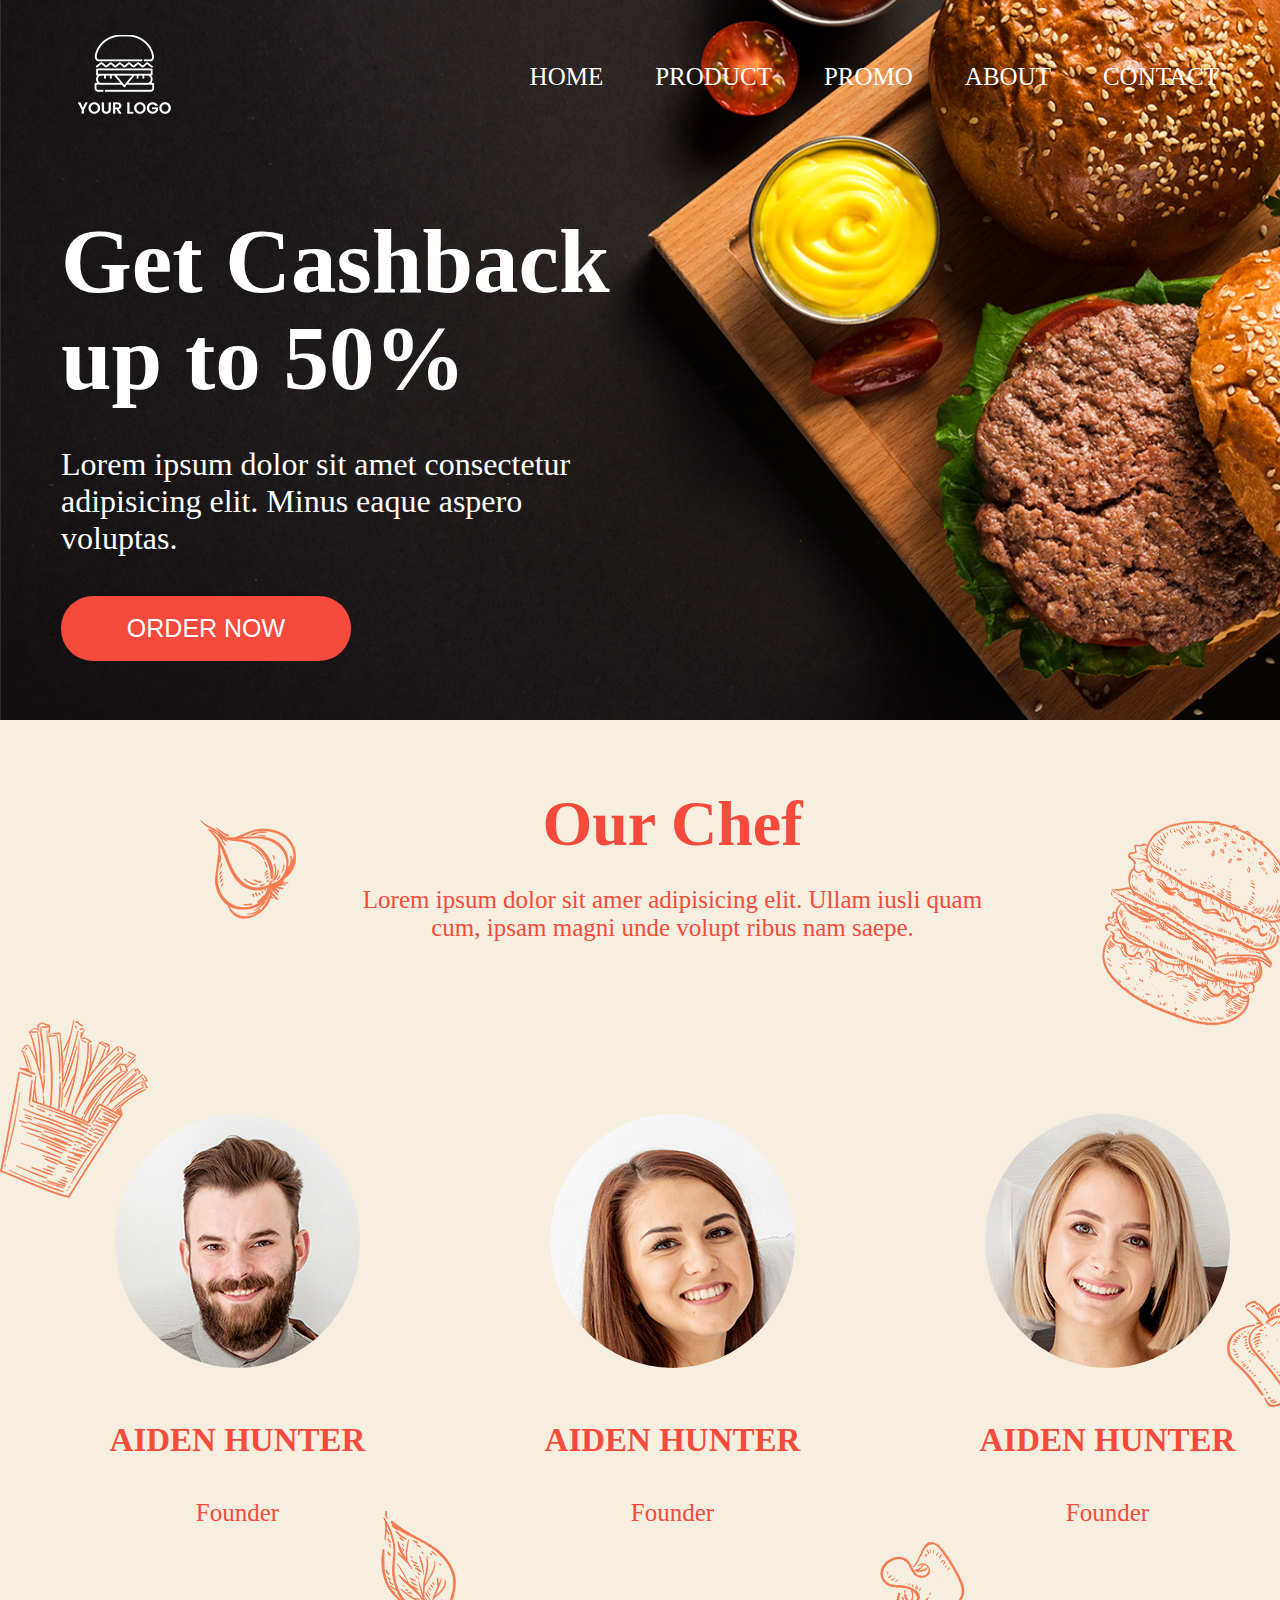
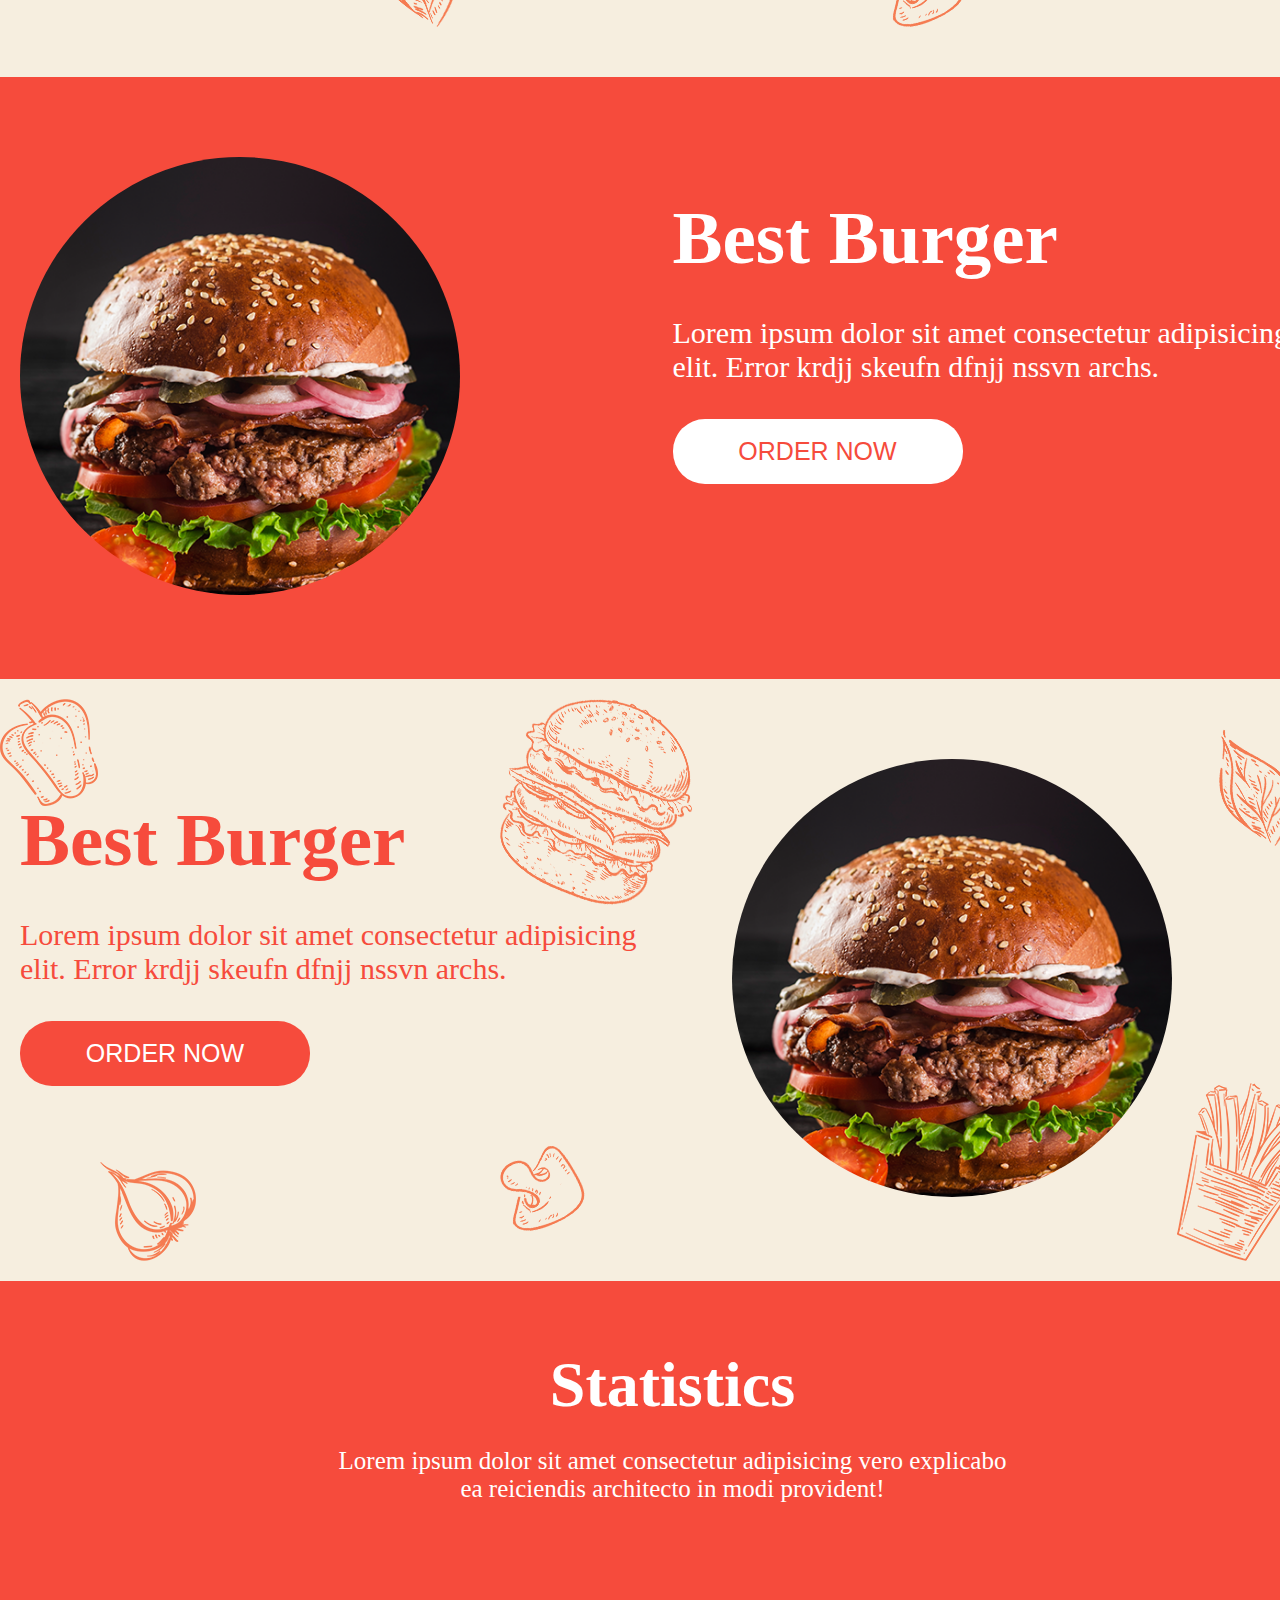
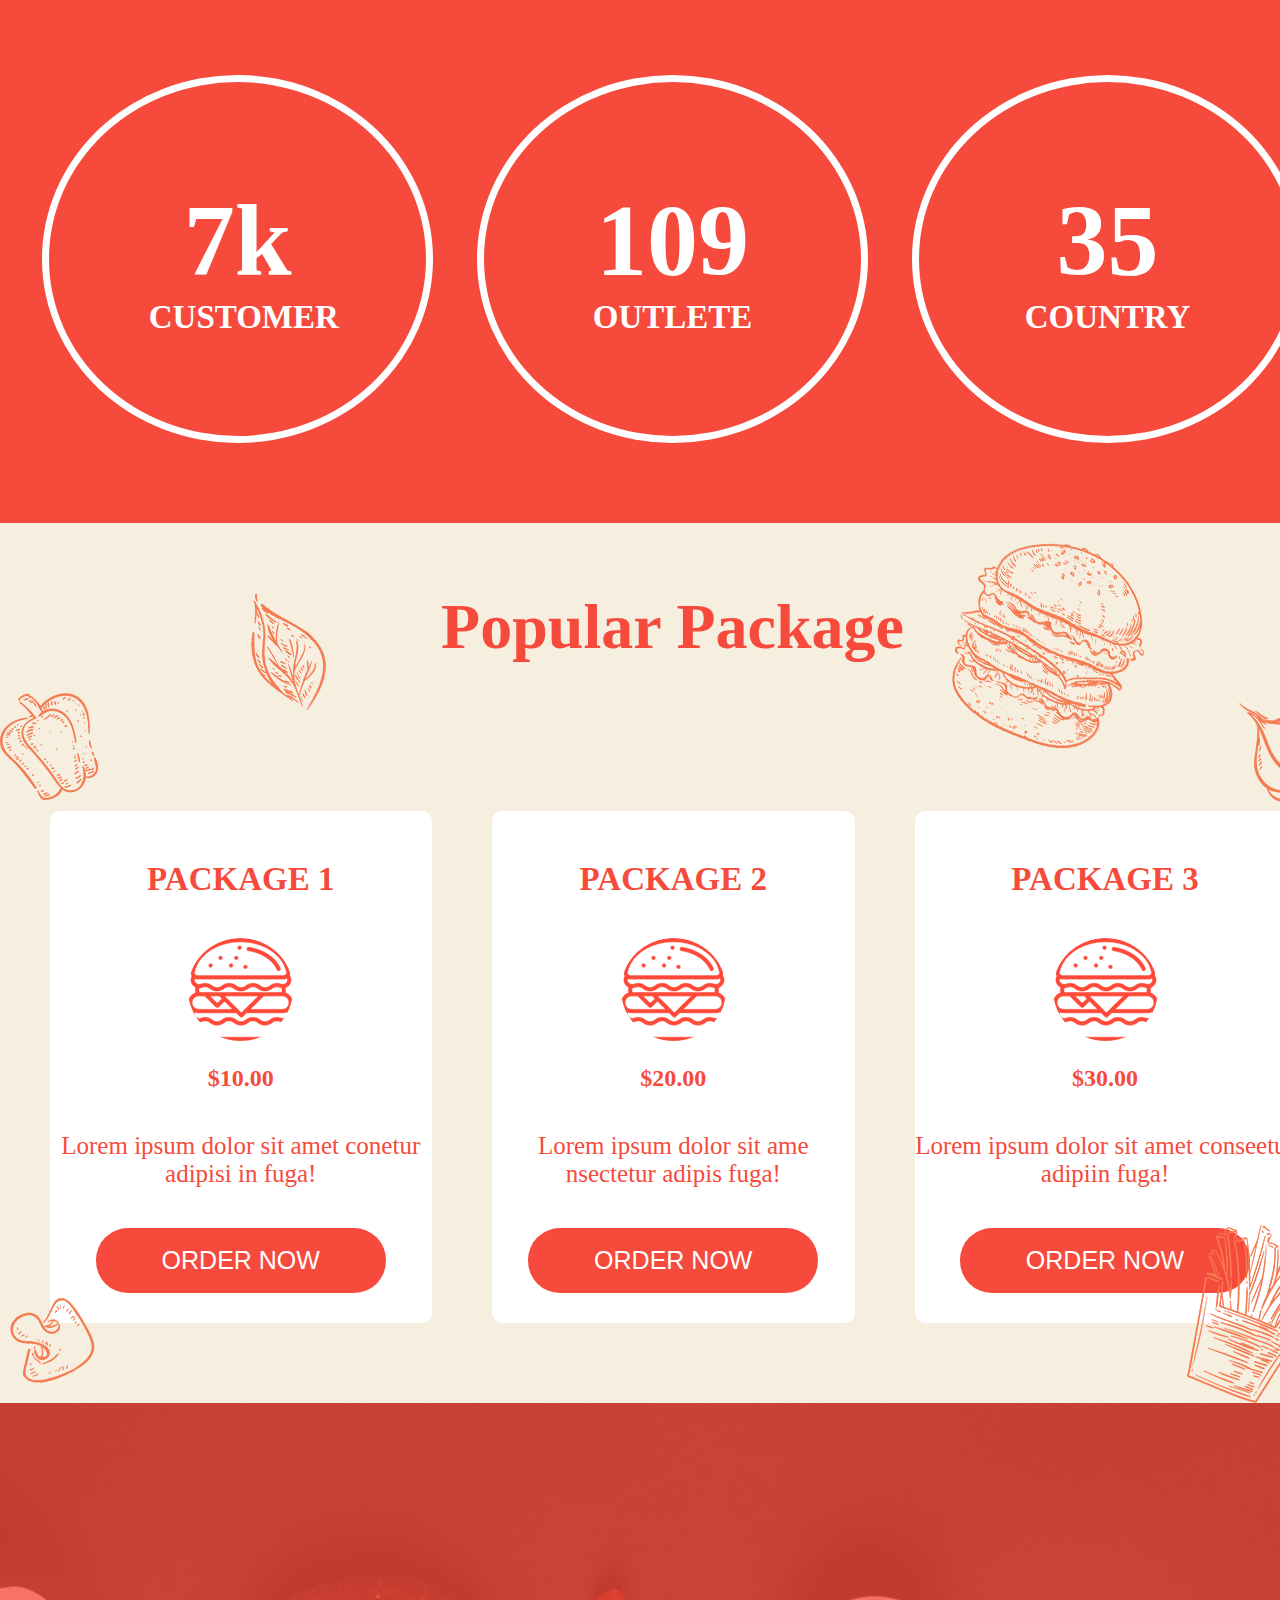
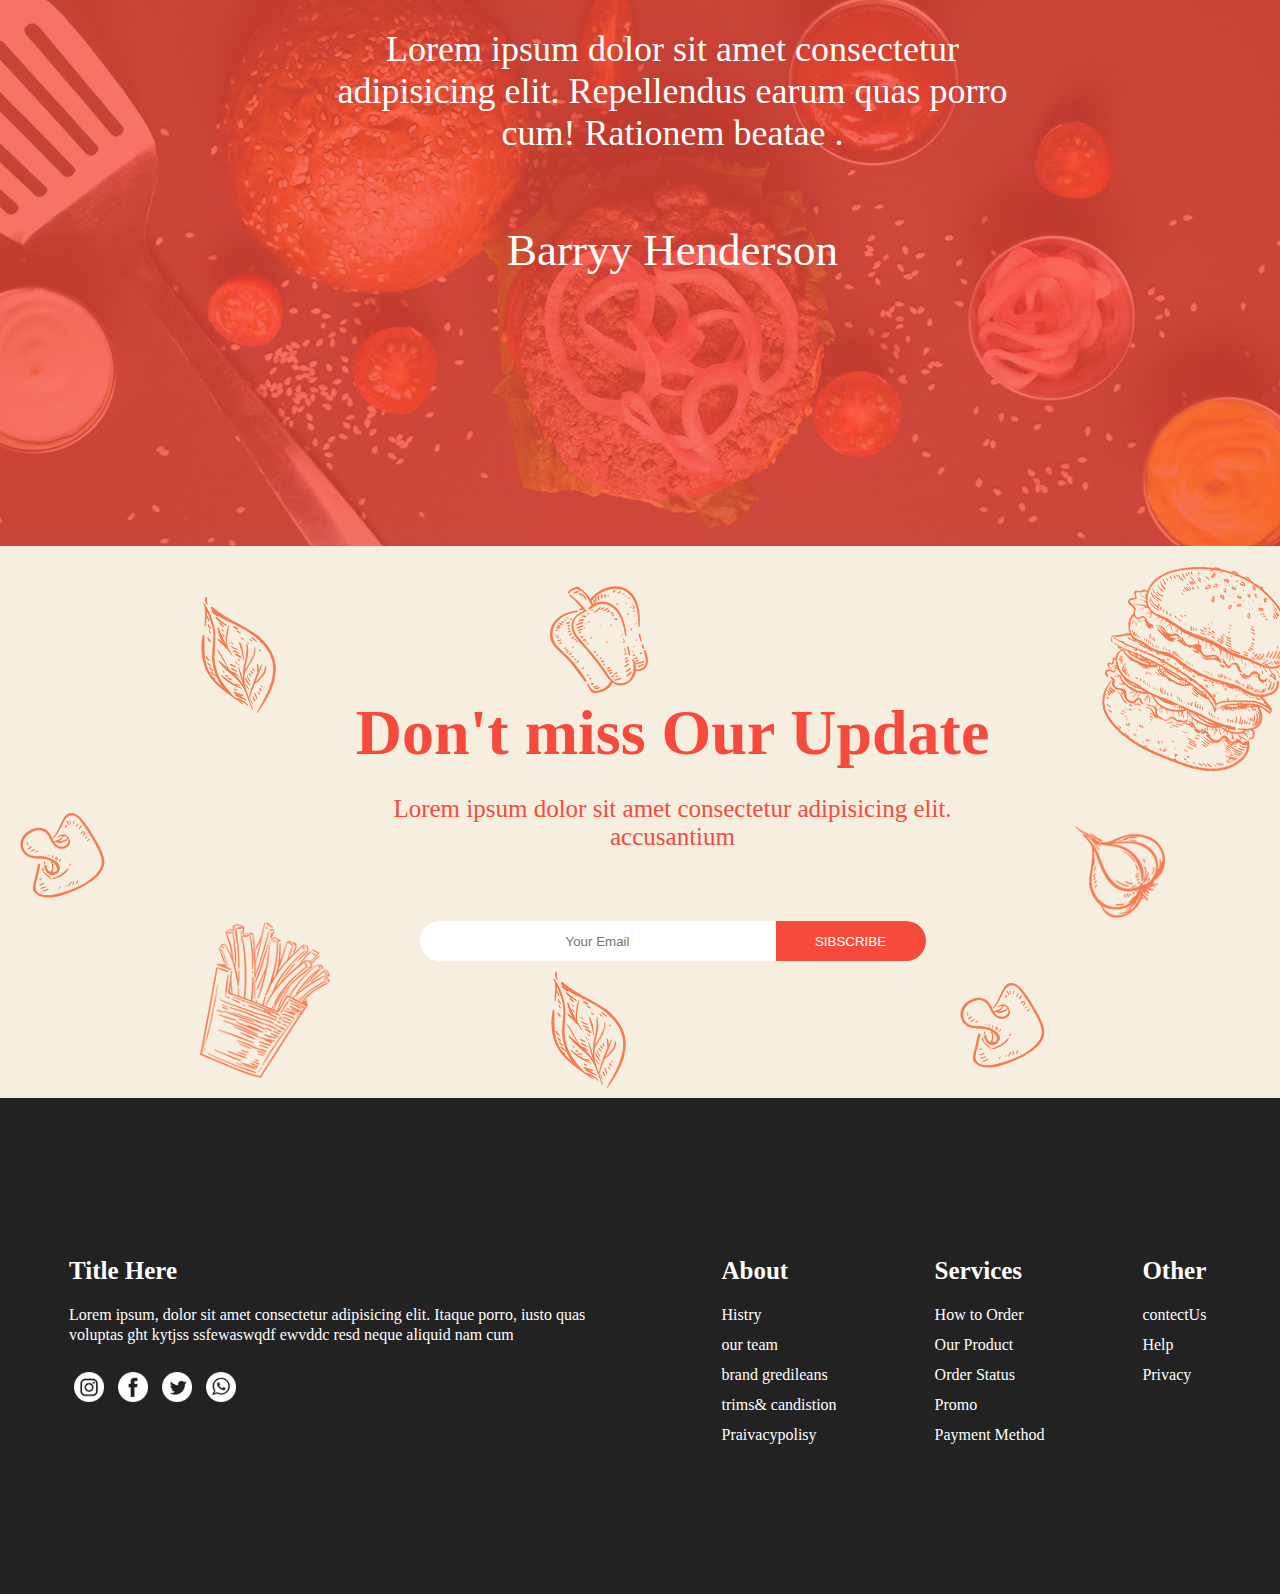
<file: 3.burger psd/index.html>
<!DOCTYPE html>
<html lang="en">

<head>
    <meta charset="UTF-8">
    <meta http-equiv="X-UA-Compatible" content="IE=edge">
    <meta name="viewport" content="width=device-width, initial-scale=1.0">
    <title>Document</title>
    <link rel="stylesheet" href="css/style.css">
</head>

<body>
    <section class="">
        <div class="cantainer sec1-mainbg">
            <div class="header dis-flex">

                <div class="logo">
                    <img src="images/logo.png" alt="">
                </div>
                <div class="nevbar">
                    <ul>
                        <li><a href="#">HOME</a></li>
                        <li><a href="#">PRODUCT</a></li>
                        <li><a href="#">PROMO</a></li>
                        <li><a href="#">ABOUT</a></li>
                        <li><a href="#">CONTACT</a></li>
                    </ul>
                </div>

            </div>
            <div class="row">
                <div class="coll50">
                    <div class="sec1-text">
                        <h1>Get Cashback up to 50%</h1>
                        <p>Lorem ipsum dolor sit amet consectetur adipisicing elit. Minus eaque aspero

                            voluptas.
                        </p>

                        <div class="btn">
                            <button>ORDER NOW</button>
                        </div>
                    </div>
                </div>
            </div>
        </div>
    </section>

    <section>
        <div class="cantainer sec2-bg pos-rel">
            <div>
                <img src="images/sec 2 Vector Smart Object 1.png" class="sec2-shape1 pos-abs" alt="">
                <img src="images/sec 2 Vector Smart Object 2.png" class="sec2-shape2 pos-abs" alt="">
                <img src="images/sec 2Vector Smart Object 3.png"  class="sec2-shape3 pos-abs" alt="">
                <img src="images/sec 2 Vector Smart Object 4.png" class="sec2-shape4 pos-abs" alt="">
                <img src="images/sec 2Vector Smart Object 5.png" class="sec2-shape5 pos-abs" alt="">
                <img src="images/sec 2 Vector Smart Object 6.png " class="sec2-shape6 pos-abs" alt="">
            </div>
            <div class="title">
                <h1>Our Chef</h1>
                <p>Lorem ipsum dolor sit amer adipisicing elit. Ullam iusli quam cum, ipsam magni unde volupt ribus nam
                    saepe.</p>
            </div>

            <div class="row dis-flex ped-tl">
                <div class="col33">
                    <div class="box">
                        <img src="images/sec2img1.png" alt="">
                        <div class="text">
                            <h3>AIDEN HUNTER </h3>
                            <P>Founder</P>
                        </div>
                    </div>
                </div>
                <div class="col33">
                    <div class="box">
                        <img src="images/sec2 img2.png" alt="">
                        <div class="text">
                            <h3>AIDEN HUNTER </h3>
                            <P>Founder</P>
                        </div>
                    </div>
                </div>
                <div class="col33">
                    <div class="box">
                        <img src="images/sec2 img 3.png" alt="">
                        <div class="text">
                            <h3>AIDEN HUNTER </h3>
                            <P>Founder</P>
                        </div>
                    </div>
                </div>
            </div>
        </div>

    </section>



    <section>
        <div class="cantainer  sec3-bg">
            <div class="row dis-flex ped-tl">
                <div class="coll50">
                    <div class="left-img">
                        <img src="images/sec3 img1.png" alt="" class="">
                    </div>
                </div>
                <div class="coll50">
                    <div class="right-text">
                        <h2>Best Burger</h2>
                        <p>Lorem ipsum dolor sit amet consectetur adipisicing elit. Error krdjj skeufn dfnjj nssvn
                            archs.</p>
                        <div class="btn sec3-btn">
                            <button>ORDER NOW</button>
                        </div>
                    </div>
                </div>
            </div>
        </div>
    </section>
    <section>
        <div class="cantainer  sec4-bg pos-rel">
            <div>
                <img src="images/sec 2 Vector Smart Object 6.png " class="sec4-shape1 pos-abs" alt="">
                <img src="images/sec 2 Vector Smart Object 2.png" class="sec4-shape2 pos-abs" alt="">
                <img src="images/sec 2Vector Smart Object 5.png" class="sec4-shape3 pos-abs" alt="">
                <img src="images/sec 2 Vector Smart Object 4.png" class="sec4-shape4 pos-abs" alt="">
                <img src="images/sec 2Vector Smart Object 3.png"  class="sec4-shape5 pos-abs" alt="">
                <img src="images/sec 2 Vector Smart Object 1.png" class="sec4-shape6 pos-abs" alt="">
            </div>
            <div class="row dis-flex ped-tl">
                <div class="coll50">
                    <div class="right-text left-text">
                        <h2>Best Burger</h2>
                        <p>Lorem ipsum dolor sit amet consectetur adipisicing elit. Error krdjj skeufn dfnjj nssvn
                            archs.</p>
                        <div class="btn ">
                            <button>ORDER NOW</button>
                        </div>
                    </div>
                </div>
                <div class="coll50">
                    <div class="left-img right-img">
                        <img src="images/sec3 img1.png" alt="">
                    </div>
                </div>
            </div>
        </div>
    </section>

    <section>
        <div class="cantainer sec5-bg">
            <div class="title color-white">
                <h1>Statistics</h1>
                <p>Lorem ipsum dolor sit amet consectetur adipisicing vero explicabo ea reiciendis architecto in modi
                    provident!</p>
            </div>

            <div class="row dis-flex ped-tl">
                <div class="col33 broder">
                    <div class="box ">
                        <span>7k</span>
                        <h4>CUSTOMER</h4>
                    </div>
                </div>
                <div class="col33 broder">
                    <div class="box ">
                        <span>109</span>
                        <h4>OUTLETE</h4>
                    </div>
                </div>
                <div class="col33 broder">
                    <div class="box ">
                        <span>35</span>
                        <h4>COUNTRY</h4>
                    </div>
                </div>

            </div>
        </div>
    </section>

    <section>
        <div class="cantainer sec6-bg pos-rel ">
            <div>
                <img src="images/sec 2 Vector Smart Object 6.png " class="sec6-shape1 pos-abs" alt="">
                <img src="images/sec 2 Vector Smart Object 4.png" class="sec6-shape2 pos-abs" alt="">
                <img src="images/sec 2Vector Smart Object 3.png"  class="sec6-shape3 pos-abs" alt="">
                <img src="images/sec 2Vector Smart Object 5.png" class="sec6-shape4 pos-abs" alt="">
                <img src="images/sec 2 Vector Smart Object 2.png" class="sec6-shape5 pos-abs" alt="">
                <img src="images/sec 2 Vector Smart Object 1.png" class="sec6-shape6 pos-abs" alt="">
            </div>
            <div class="title">
                <h1>Popular Package</h1>
            </div>


            <div class="row dis-flex ped-tl ">
                <div class="coll33 sec6-broder jus-cen ">

                    <div class="box">
                        <div class="text">
                            <h3>PACKAGE 1</h3>
                            <img src="images/sec5 icon img.png" alt="">
                            <h2>$10.00</h2>
                            <p>Lorem ipsum dolor sit amet conetur adipisi in fuga!</p>
                            <div class="btn">
                                <button>ORDER NOW</button>
                            </div>
                        </div>
                    </div>

                </div>
                <div class="coll33 sec6-broder jus-cen ">
                    <div class="box">
                        <div class="text">
                            <h3>PACKAGE 2</h3>
                            <img src="images/sec5 icon img.png" alt="">
                            <h2>$20.00</h2>
                            <p>Lorem ipsum dolor sit ame nsectetur adipis fuga!</p>
                            <div class="btn">
                                <button>ORDER NOW</button>
                            </div>
                        </div>
                    </div>

                </div>
                <div class="coll33 sec6-broder jus-cen ">
                    <div class="box ">
                        <div class="text">
                            <h3>PACKAGE 3</h3>
                            <img src="images/sec5 icon img.png" alt="">
                            <h2>$30.00</h2>
                            <p>Lorem ipsum dolor sit amet conseetur adipiin fuga!</p>
                            <div class="btn">
                                <button>ORDER NOW</button>
                            </div>
                        </div>
                    </div>

                </div>
            </div>
        </div>
    </section>

    <section>
        <div class="cantainer sec7-mainbg ">
            <div class="bg">
                <div class="title mar-tb">
                    <p>Lorem ipsum dolor sit amet consectetur adipisicing elit. Repellendus earum quas porro cum!
                        Rationem beatae .</p>
                    <h2>Barryy Henderson</h2>
                </div>
            </div>
        </div>

    </section>

    <section>
        <div class="cantainer sec8-bg pos-rel">
            <div>
                <img src="images/sec 2 Vector Smart Object 4.png" class="sec8-shape1 pos-abs" alt="">
                <img src="images/sec 2 Vector Smart Object 4.png" class="sec8-shape8 pos-abs" alt="">
                <img src="images/sec 2Vector Smart Object 3.png"  class="sec8-shape2 pos-abs" alt="">
                <img src="images/sec 2Vector Smart Object 3.png"  class="sec8-shape5 pos-abs" alt="">
                <img src="images/sec 2 Vector Smart Object 1.png" class="sec8-shape3 pos-abs" alt="">
                <img src="images/sec 2 Vector Smart Object 6.png " class="sec8-shape4 pos-abs" alt="">
                <img src="images/sec 2Vector Smart Object 5.png" class="sec8-shape6 pos-abs" alt="">
                <img src="images/sec 2 Vector Smart Object 2.png" class="sec8-shape7 pos-abs" alt="">
            </div>
            <div class="update-sec title ">
                <h1>Don't miss Our Update</h1>
                <p>Lorem ipsum dolor sit amet consectetur adipisicing elit. accusantium </p>
                <div class="input dis-flex">
                    <input type="email" placeholder="Your Email">
                    <div class="btn2">
                        <button>SIBSCRIBE</button>
                    </div>
                </div>
            </div>

        </div>
    </section>

    <section>
        <div class="cantainer sec9-bg ">
            <div class="row dis-flex ped-tl">
                <div class="coll50">
                    <div class="sec9-text">
                        <h3>Title Here</h3>
                        <p>Lorem ipsum, dolor sit amet consectetur adipisicing elit. Itaque porro, iusto quas voluptas ght kytjss ssfewaswqdf ewvddc resd  
                            neque aliquid nam cum</p>
                        <div class="icon ">
                            <img src="images/Instagram.png" alt="">
                            <img src="images/Facebook.png" alt="">
                            <img src="images/Twitter.png" alt="">
                            <img src="images/WhatsApp.png" alt="">
                        </div>
                    </div>
                </div>

                <div class="col30 dis-flex">
                    <div class="sec9-text">
                        <h3>About</h3>
                        <p>Histry</p>
                        <p>our team</p>
                        <p>brand gredileans</p>
                        <p>trims& candistion</p>
                        <p>Praivacypolisy</p>
                    </div>
                    <div class="sec9-text">
                        <h3>Services</h3>
                        <p>How to Order</p>
                        <p>Our Product</p>
                        <p>Order Status</p>
                        <p>Promo</p>
                        <p>Payment Method</p>
                    </div>
                    <div class="sec9-text">
                        <h3>Other</h3>
                        <p>contectUs</p>
                        <p>Help</p>
                        <p>Privacy</p>
                        
                    </div>
                </div>
            </div>
        </div>
    </section>

</body>

</html>
</file>
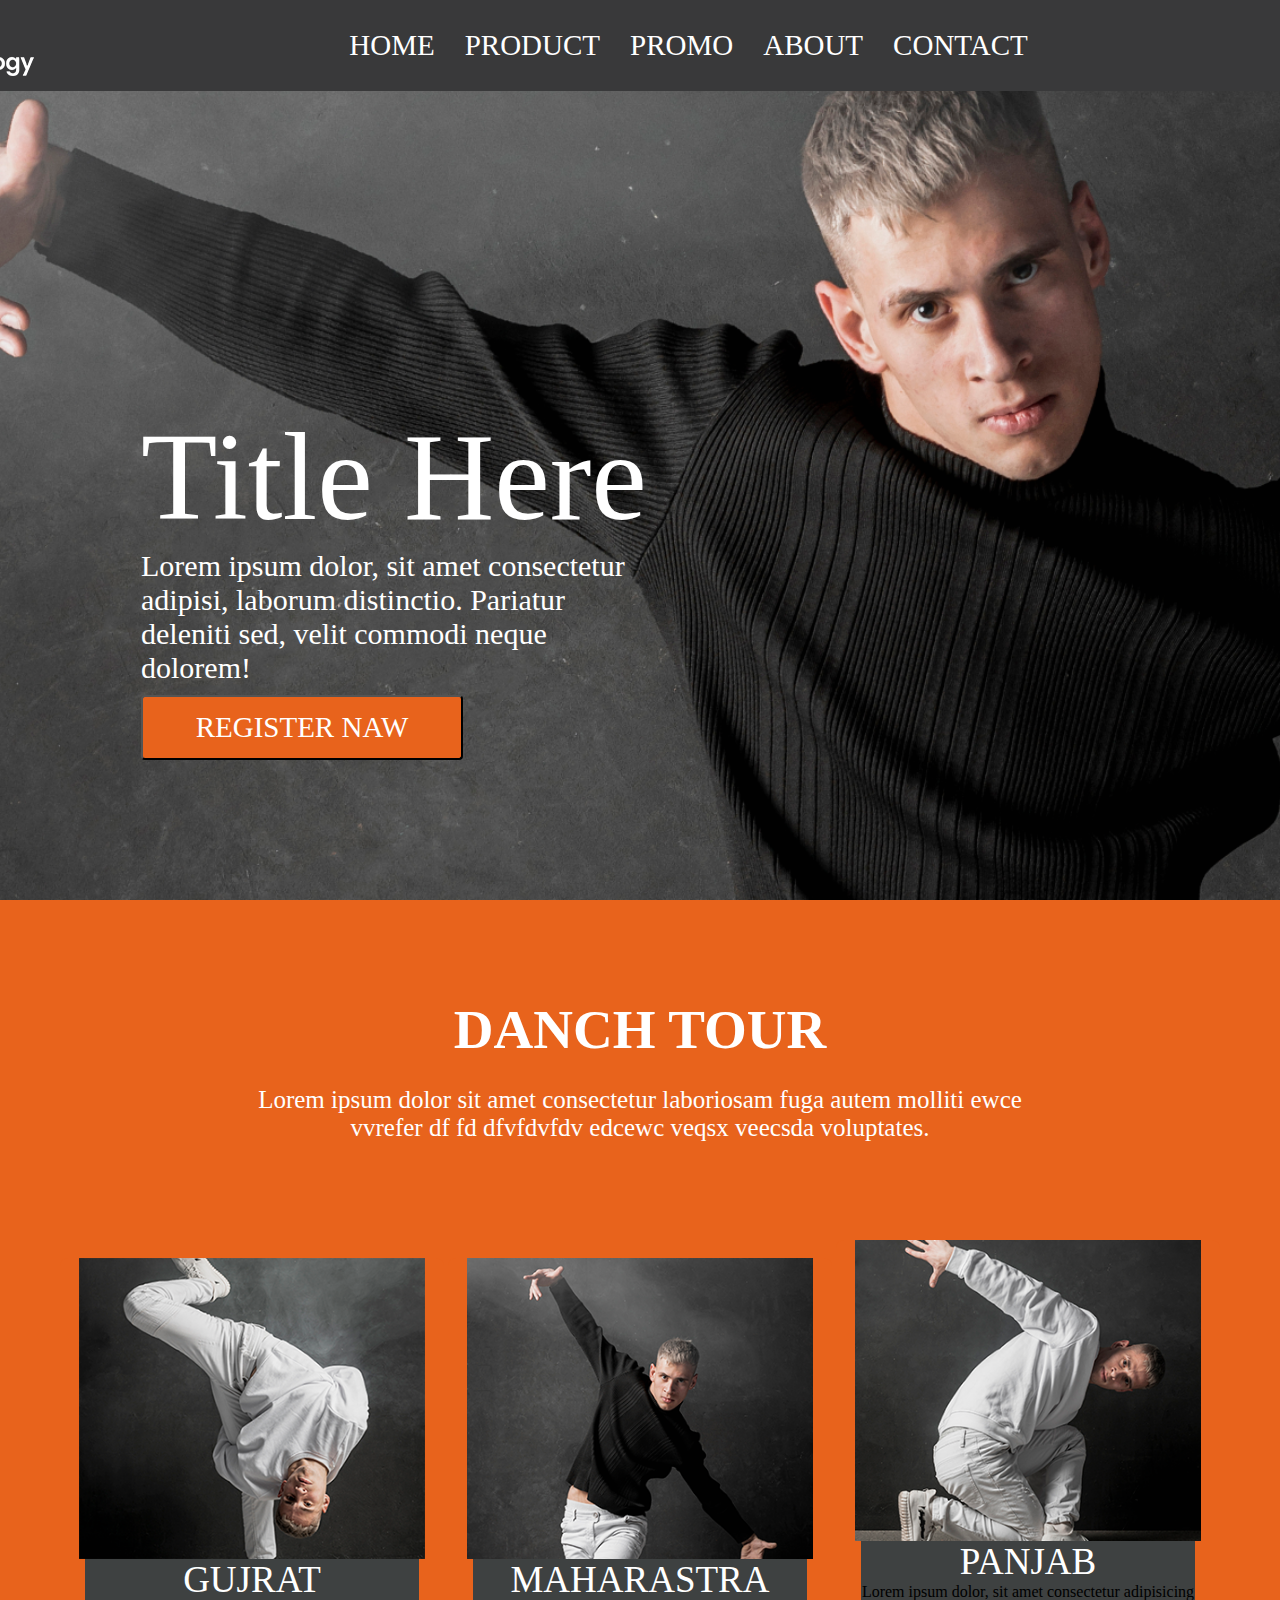
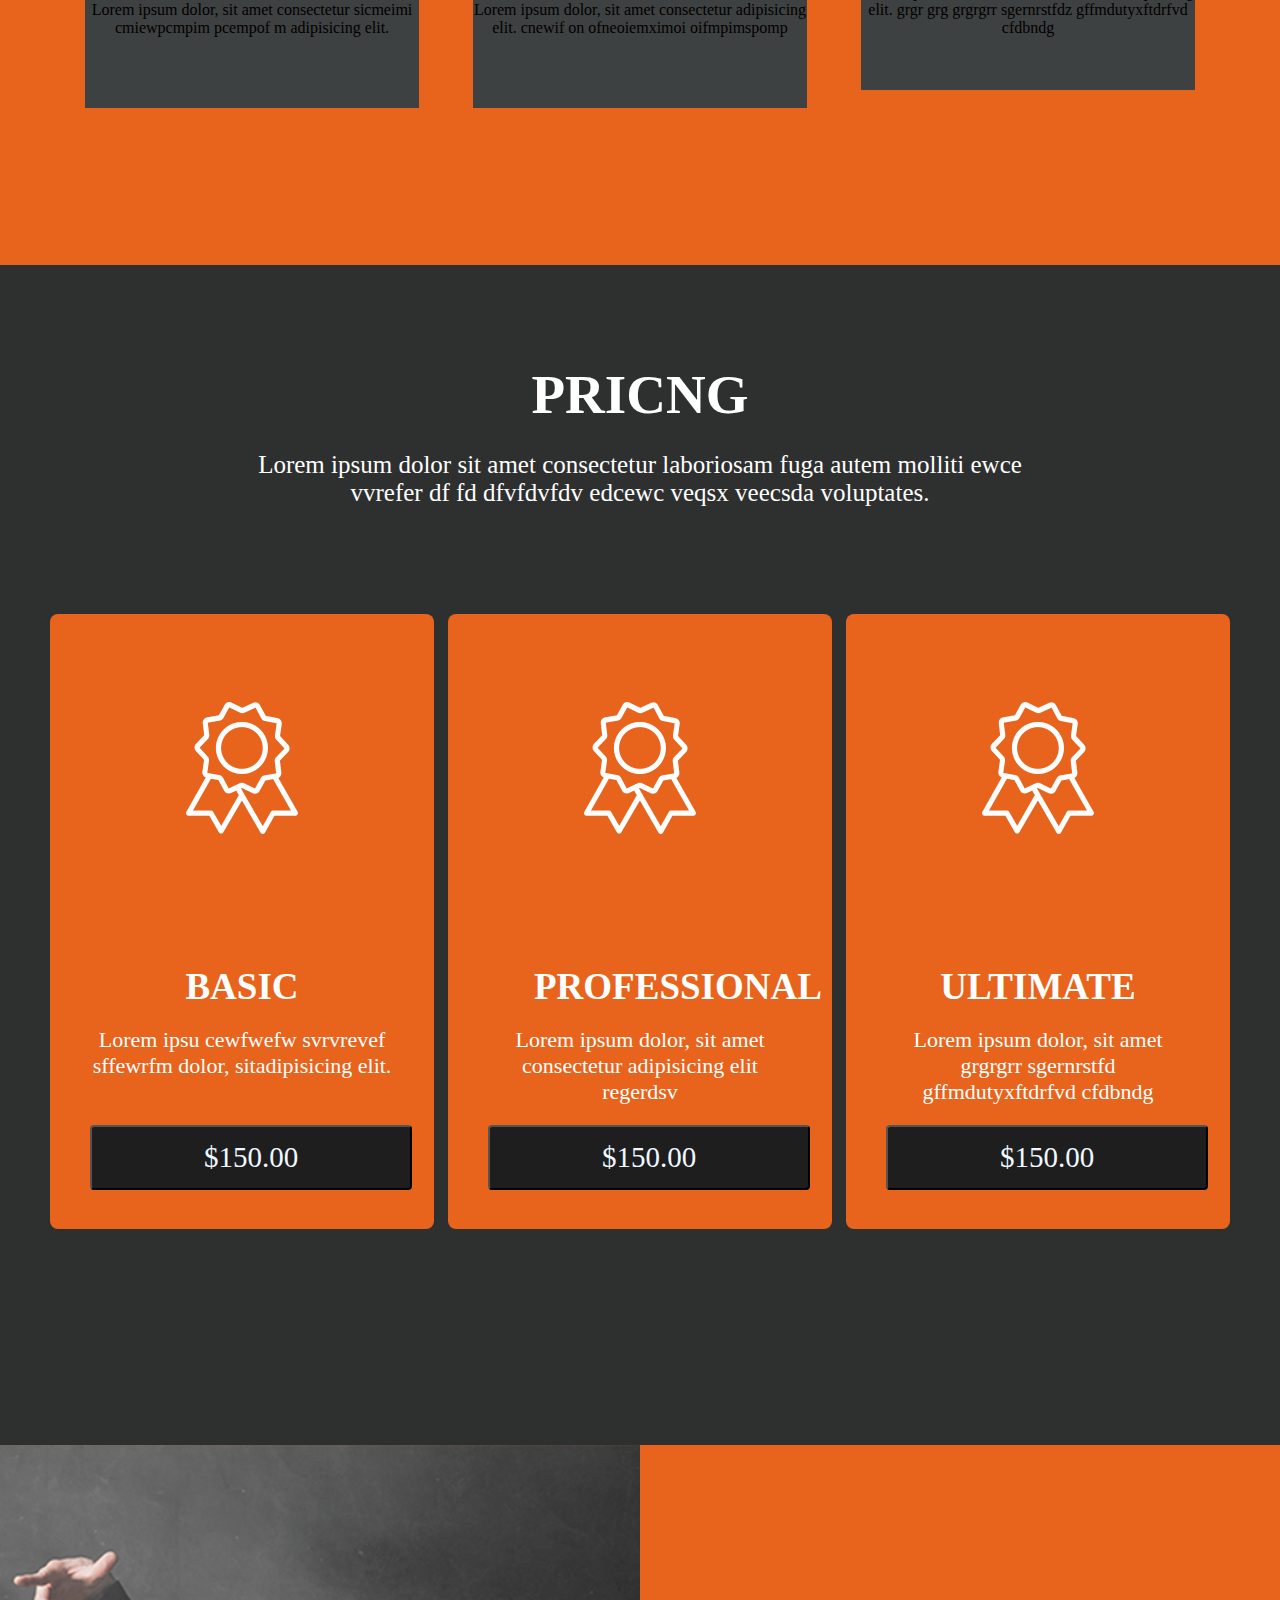
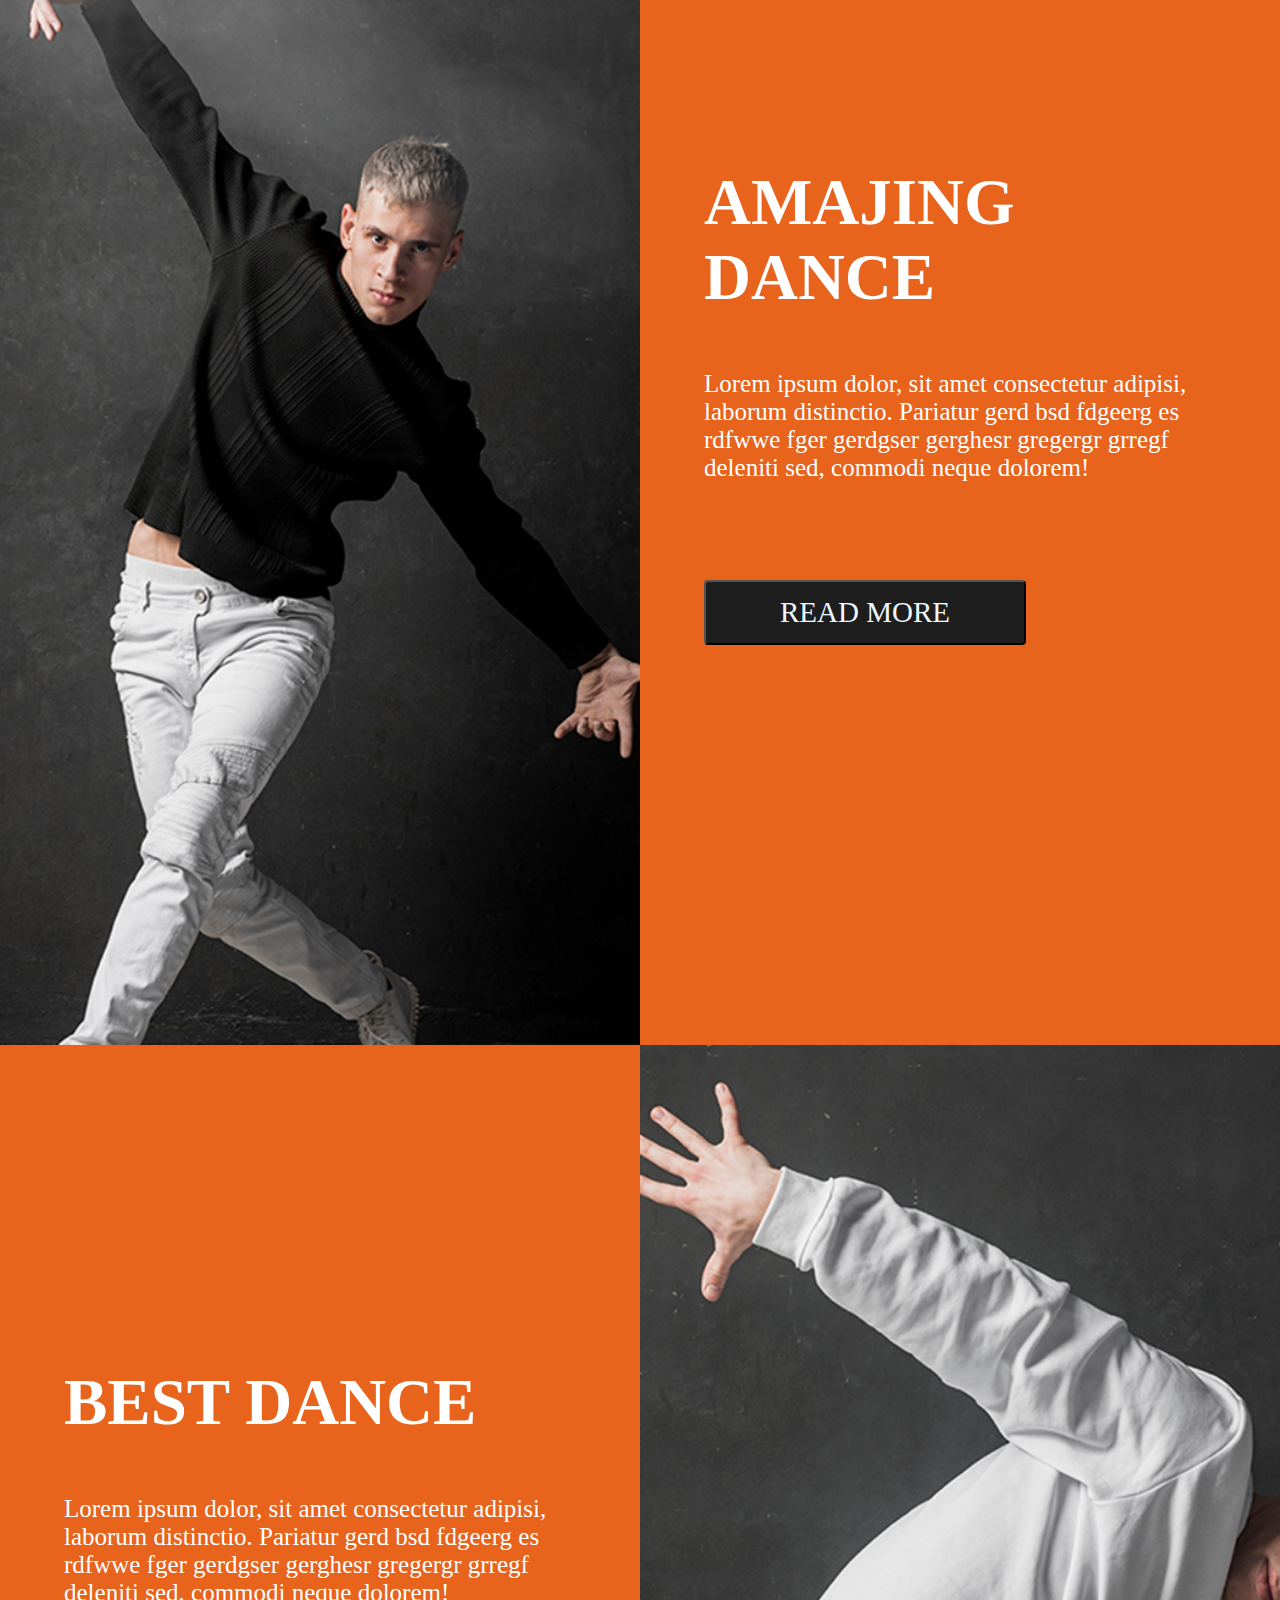
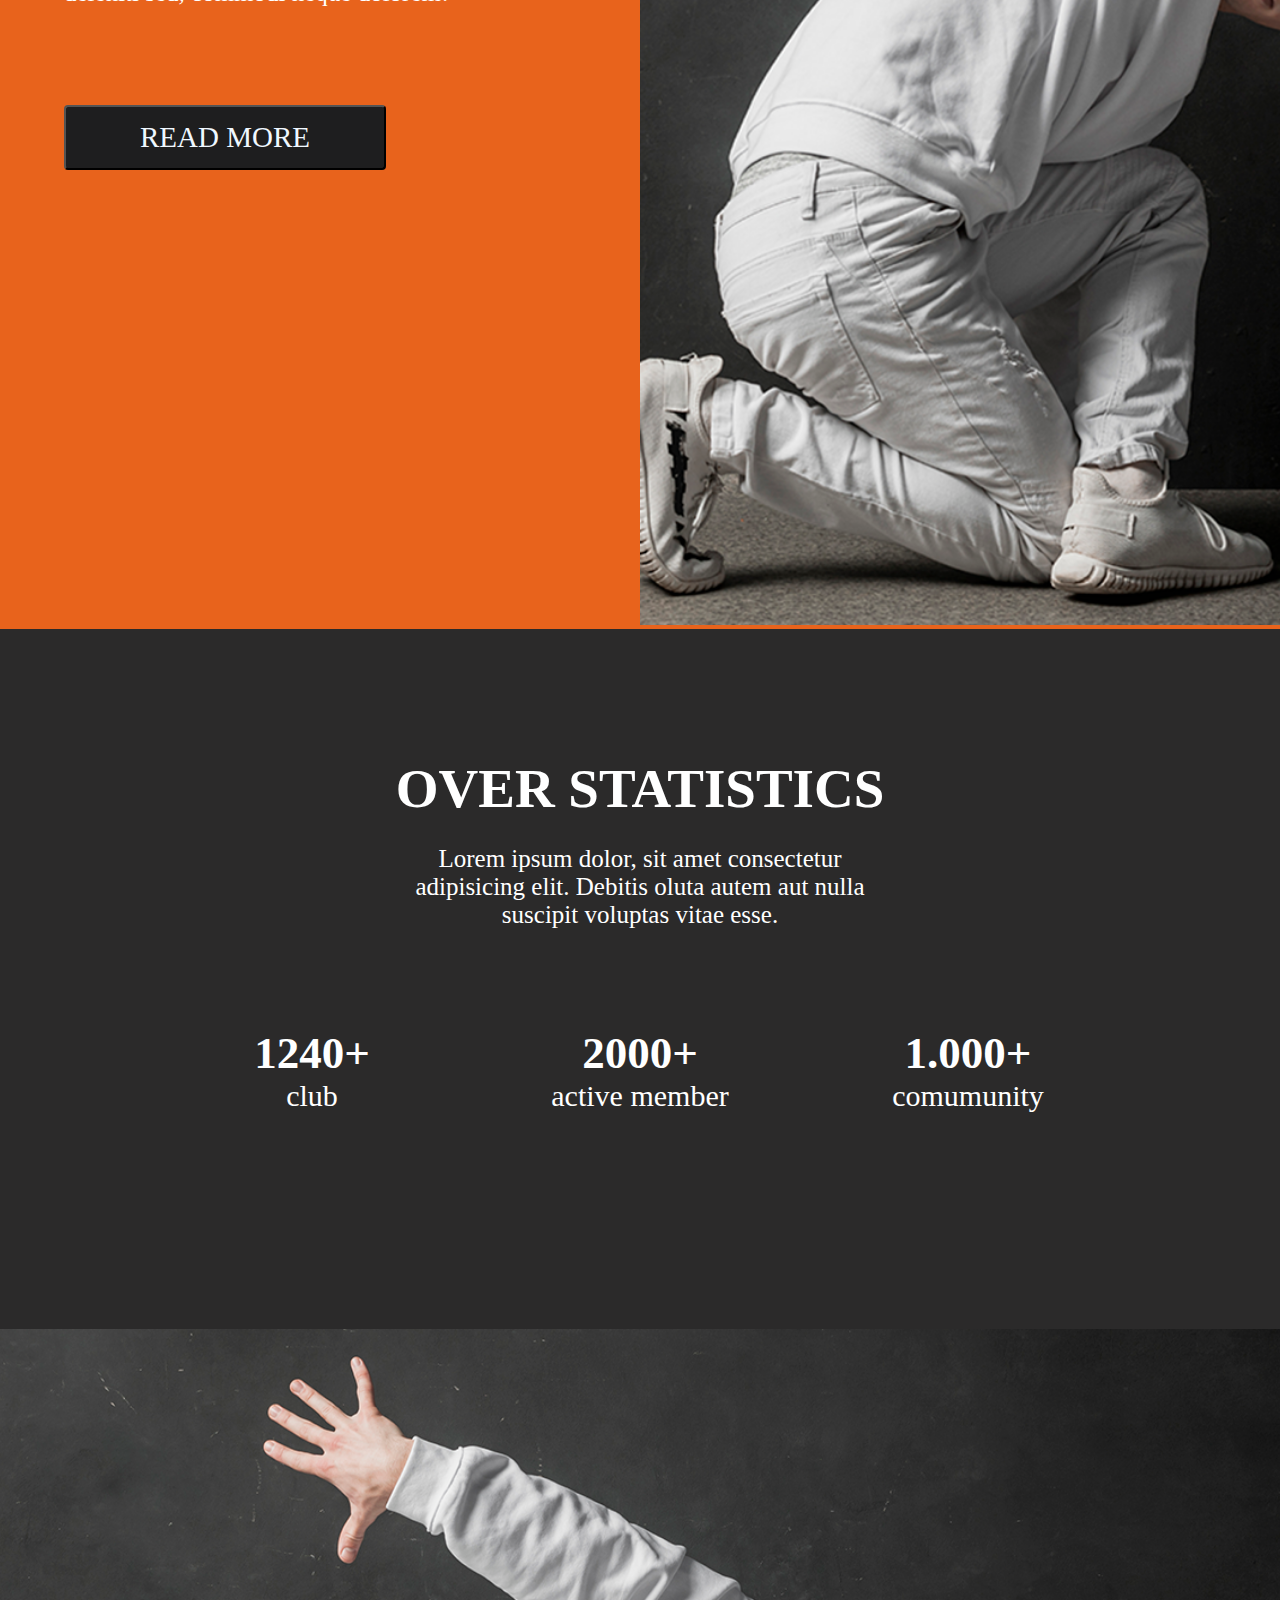
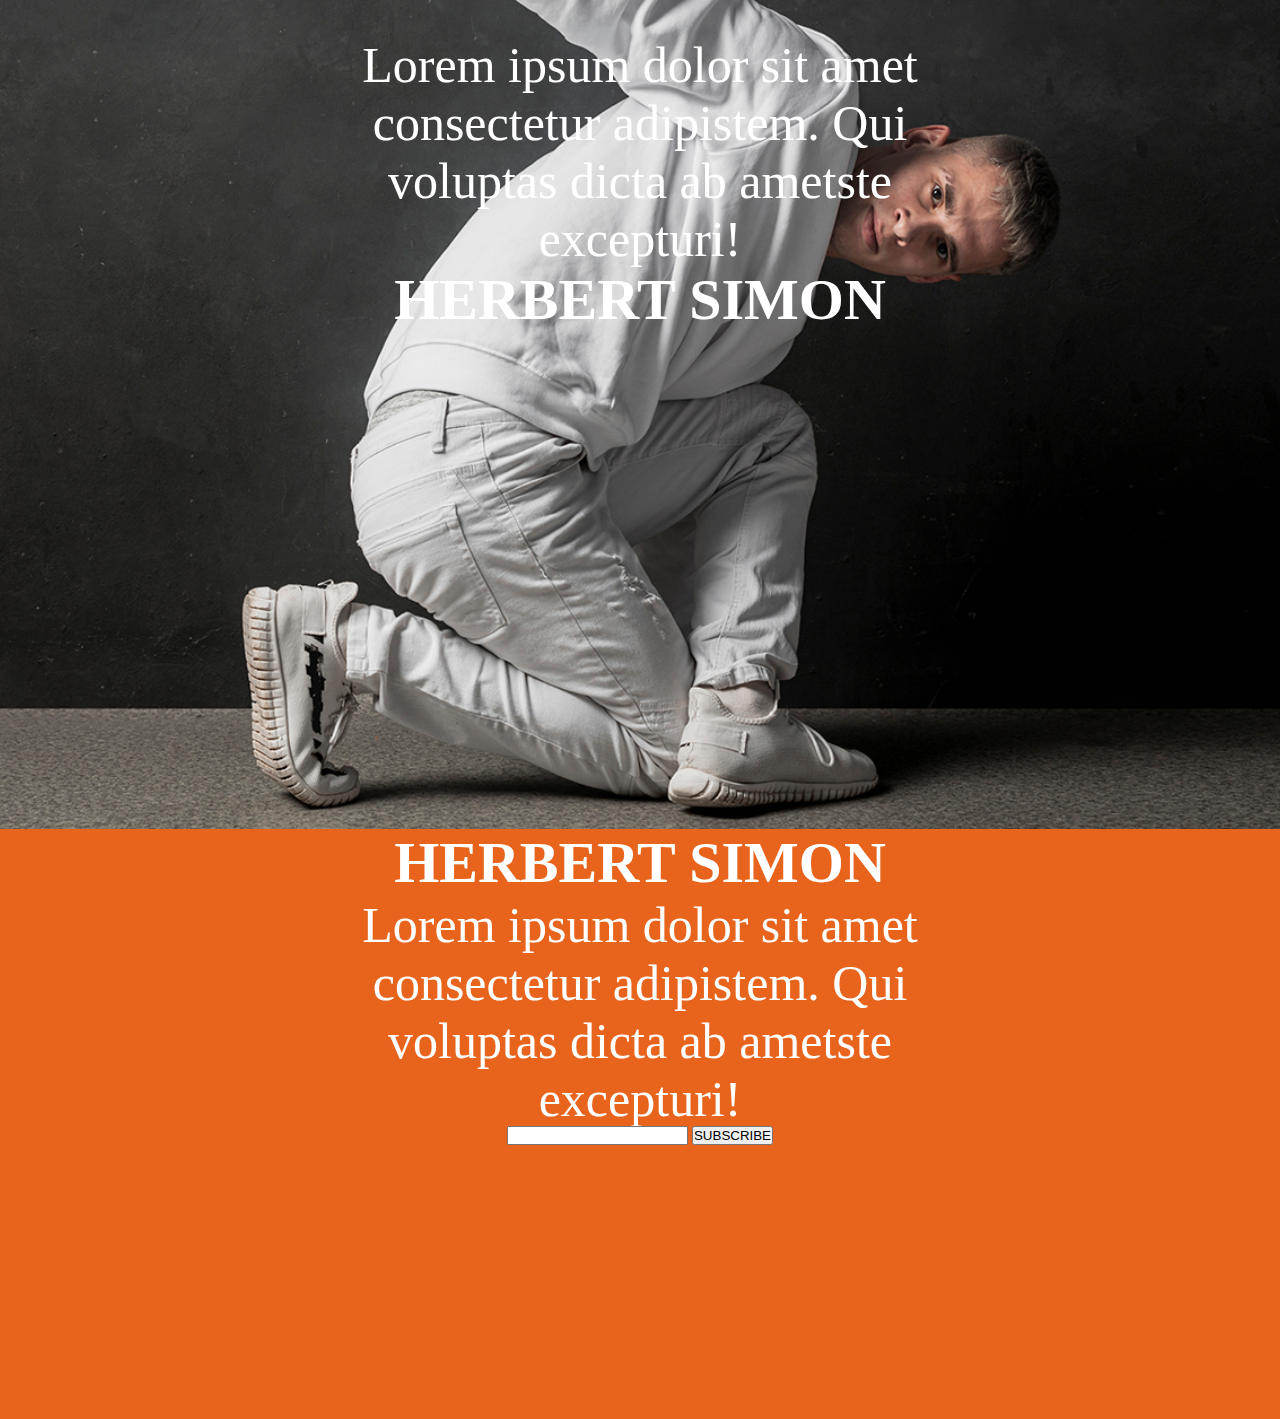
<file: 4.danch party/index.html>
<!DOCTYPE html>
<html lang="en">

<head>
    <meta charset="UTF-8">
    <meta http-equiv="X-UA-Compatible" content="IE=edge">
    <meta name="viewport" content="width=device-width, initial-scale=1.0">
    <title>danch</title>
    <link rel="stylesheet" href="css/style.css">
</head>

<body>
    <section class="cantainer1-bg">

        <header>
            <div class="nav">
                <div class="left">
                    <img src="images/logo.png" alt="">
                </div>
                <div class="mid">
                    <ul>
                        <li>home </li>
                        <li>product</li>
                        <li>promo</li>
                        <li>about</li>
                        <li>contact</li>
                    </ul>
                </div>
                <div class="right">
                    <img src="images/Search logo.png" alt="">
                </div>
            </div>
        </header>
        <div class="cantainer1">
            <div class="register-naw">
                <h1>Title Here</h1>
                <div>
                    <p>Lorem ipsum dolor, sit amet consectetur adipisi, laborum distinctio. Pariatur deleniti sed, velit
                        commodi neque dolorem!</p>
                </div>
                <button class="btn">register naw</button>
            </div>
        </div>
    </section>

    <section class="sec2-bgcolor">
        <div class="cantainer2">
            <div class="title">
                <h1>DANCH TOUR</h1>
                <p>Lorem ipsum dolor sit amet consectetur laboriosam fuga autem molliti ewce vvrefer df fd dfvfdvfdv
                    edcewc veqsx veecsda
                    voluptates.</p>
            </div>
            <div class="cantainer-box col33">
                <div class="column">
                    <div>
                        <img src="images/sec2img-1.png" alt="">
                        <div class="box-taxt">
                            <h2>gujrat</h2>
                            <p>Lorem ipsum dolor, sit amet consectetur sicmeimi cmiewpcmpim pcempof m adipisicing elit.
                            </p>
                        </div>
                    </div>

                </div>
                <div class="column">
                    <div>
                        <img src="images/sec2img-2.png" alt="">
                        <div class="box-taxt">
                            <h2>maharastra</h2>
                            <p>Lorem ipsum dolor, sit amet consectetur adipisicing elit. cnewif on ofneoiemximoi
                                oifmpimspomp </p>
                        </div>
                    </div>

                </div>
                <div class="column">
                    <div>
                        <img src="images/sec2img-3.png" alt="">
                        <div class="box-taxt">
                            <h2>panjab</h2>
                            <p>Lorem ipsum dolor, sit amet consectetur adipisicing elit. grgr grg grgrgrr sgernrstfdz
                                gffmdutyxftdrfvd cfdbndg </p>
                        </div>
                    </div>

                </div>
            </div>
        </div>
        </div>
    </section>




    <section class="sec3-bgcolor">
        <div class="cantainer3">
            <div class="title">
                <h1>pricng</h1>
                <p>Lorem ipsum dolor sit amet consectetur laboriosam fuga autem molliti ewce vvrefer df fd dfvfdvfdv
                    edcewc veqsx veecsda
                    voluptates.</p>
            </div>
            <div class="cantainer3-box col33">
                <div class="can3-column ">
                    <div class="col1">
                        <div> <img src="images/sec3img-1.png" alt=""></div>
                        <!-- <div class="box-taxt "> -->
                        <div class="col-t">

                            <h2>basic</h2>
                            <p>Lorem ipsu cewfwefw svrvrevef sffewrfm dolor, sitadipisicing
                                elit.
                            </p>

                            <div id="btn">
                                <button>$150.00</button>
                            </div>
                            <!-- </div> -->

                        </div>
                        <!-- </div> -->
                    </div>

                </div>
                <div class="can3-column">
                    <div class="col1">
                        <img src="images/sec3img-1.png" alt="">
                        <!-- <div class="box-taxt"> -->
                        <div class="col-t">
                            <h2>professional</h2>
                            <p>Lorem ipsum dolor, sit amet consectetur adipisicing elit regerdsv </p>
                            <div id="btn">
                                <button>$150.00</button>
                            </div>
                        </div>
                        <!-- </div> -->
                    </div>

                </div>
                <div class="can3-column">
                    <div class="col1">
                        <img src="images/sec3img-1.png" alt="">
                        <div class="col-t">
                            <h2>ultimate</h2>
                            <p>Lorem ipsum dolor, sit amet grgrgrr sgernrstfd gffmdutyxftdrfvd cfdbndg </p>
                            <div id="btn">

                                <button>$150.00</button>
                            </div>
                        </div>

                    </div>

                </div>
            </div>
        </div>
        </div>
    </section>


    <section class="">
        <div class="cantainer4">
            <div class="col50">
                <div class="col50-bg1"></div>
            </div>

            <div class="col50 ">
                <div class="col50-right">
                    <h1>AMAJING DANCE</h1>
                    <div>
                        <p>Lorem ipsum dolor, sit amet consectetur adipisi, laborum distinctio. Pariatur gerd bsd
                            fdgeerg es rdfwwe fger gerdgser gerghesr gregergr grregf deleniti sed,
                            commodi neque dolorem!</p>
                    </div>
                    <div id="btn">
                        <button>read more</button>
                    </div>
                </div>
            </div>


        </div>
    </section>
    <section class="">
        <div class="cantainer4">

            <div class="col50 ">
                <div class="col50-right">
                    <h1>BEST DANCE</h1>
                    <div>
                        <p>Lorem ipsum dolor, sit amet consectetur adipisi, laborum distinctio. Pariatur gerd bsd
                            fdgeerg es rdfwwe fger gerdgser gerghesr gregergr grregf deleniti sed,
                            commodi neque dolorem!</p>
                    </div>
                    <div id="btn">
                        <button>read more</button>
                    </div>
                </div>
            </div>
            <div class="col50">
                <!-- <div class="col50-bg1"></div> -->
                <img src="images/sec5 right img.png" alt="">
            </div>

        </div>
    </section>
    <section>
        <div class="cantainer6 ">
            <div class="centainer-senter">
                <div class="title">

                    <h1>over statistics</h1>
                    <p>Lorem ipsum dolor, sit amet consectetur adipisicing elit. Debitis oluta autem aut nulla suscipit
                        voluptas vitae esse.</p>

                </div>
                <div class="statistics">
                    <div class="col33 center ">
                        <div>
                            <h2>1240+</h2>
                            <span>club</span>
                        </div>

                    </div>
                    <div class="col33 center  ">
                        <div>
                            <h2>2000+</h2>
                            <span>active member</span>
                        </div>

                    </div>
                    <div class="col33 center ">
                        <div>
                            <h2>1.000+</h2>
                            <span>comumunity</span>
                        </div>

                    </div>
                </div>
            </div>
        </div>

        </div>


    </section>

    <section class="sec7-mainbg">
        
        <div class="sec7-text">
            <p>Lorem ipsum dolor sit amet consectetur adipistem. Qui voluptas dicta ab ametste excepturi!</p>
            <h1>HERBERT SIMON</h1>
        </div>
    </section>
    <section class="sec8">
        <div class="sec8-text">
            <h1>HERBERT SIMON</h1>
            <p>Lorem ipsum dolor sit amet consectetur adipistem. Qui voluptas dicta ab ametste excepturi!</p>
            <div class="sec8-input">
                <input type="email" name="" id="">
                <button>SUBSCRIBE</button>
            </div>
        </div>
    </section>
</body>

</html>
</file>
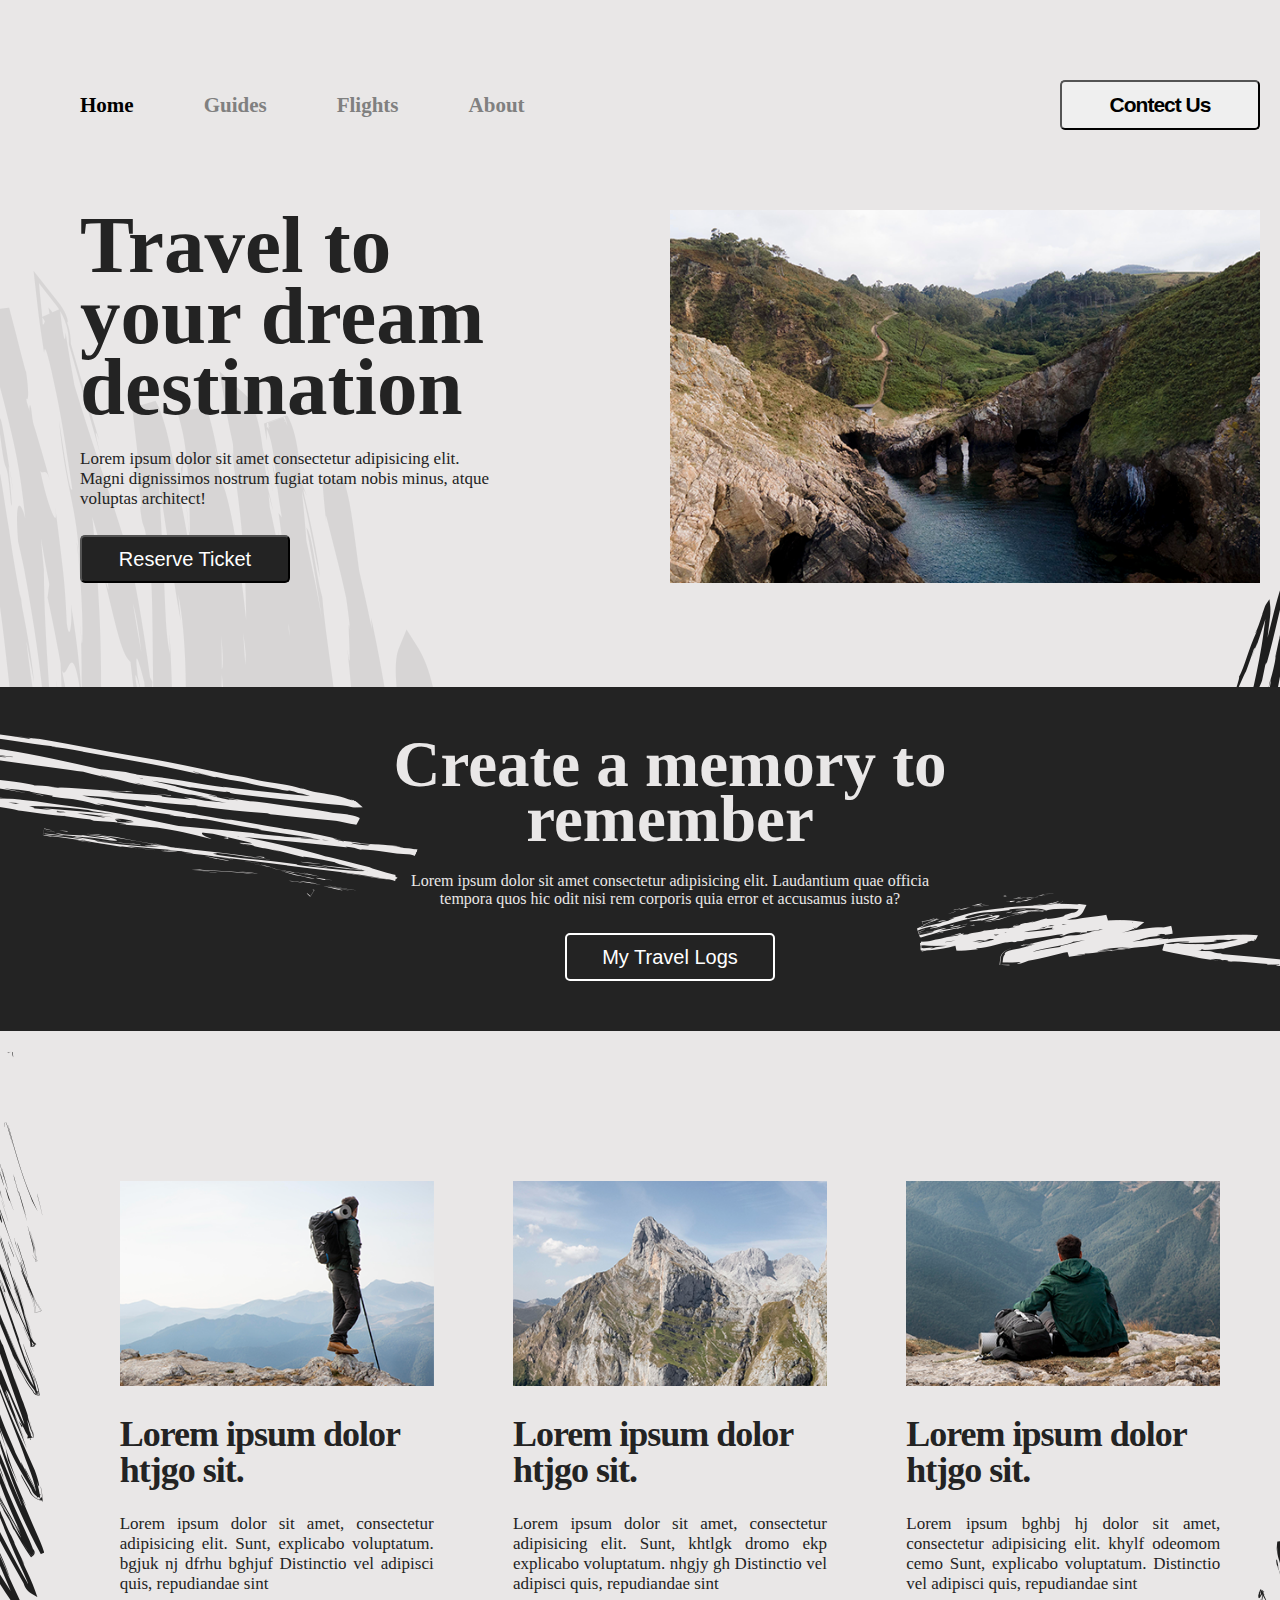
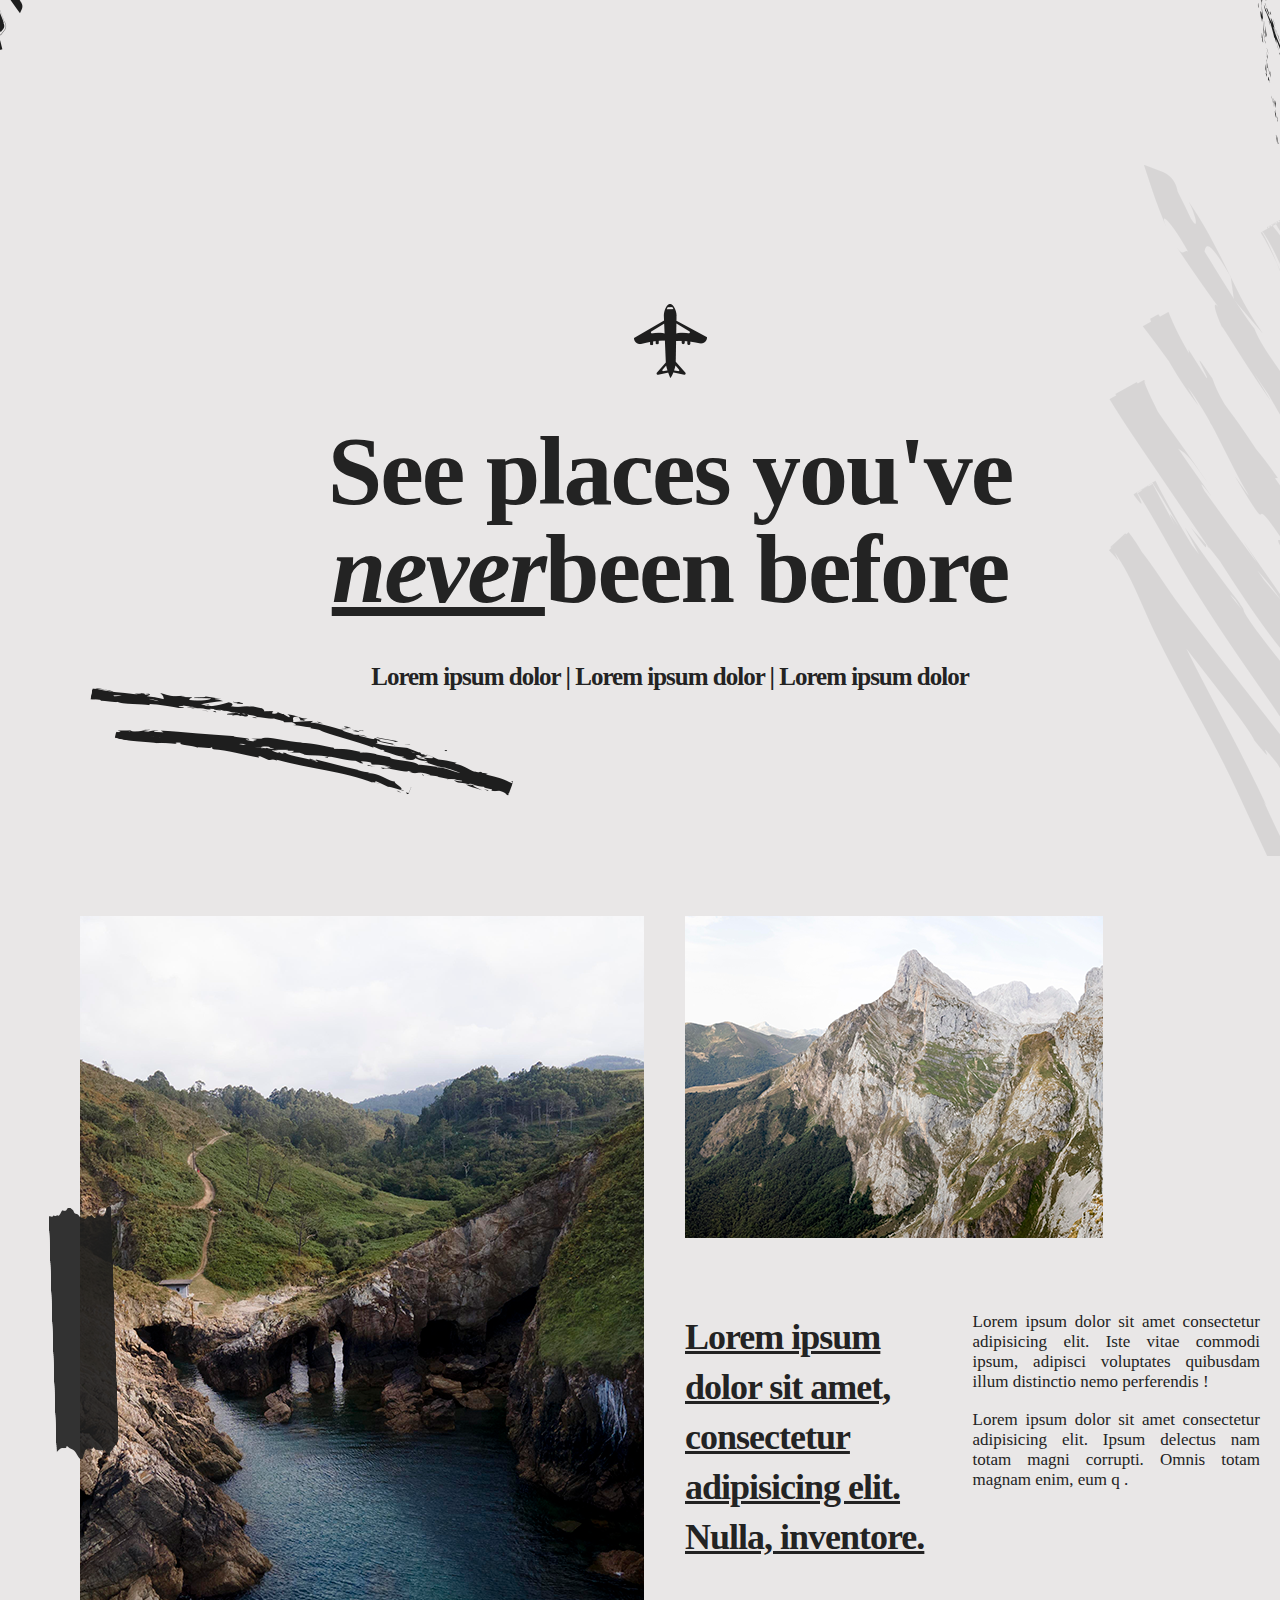
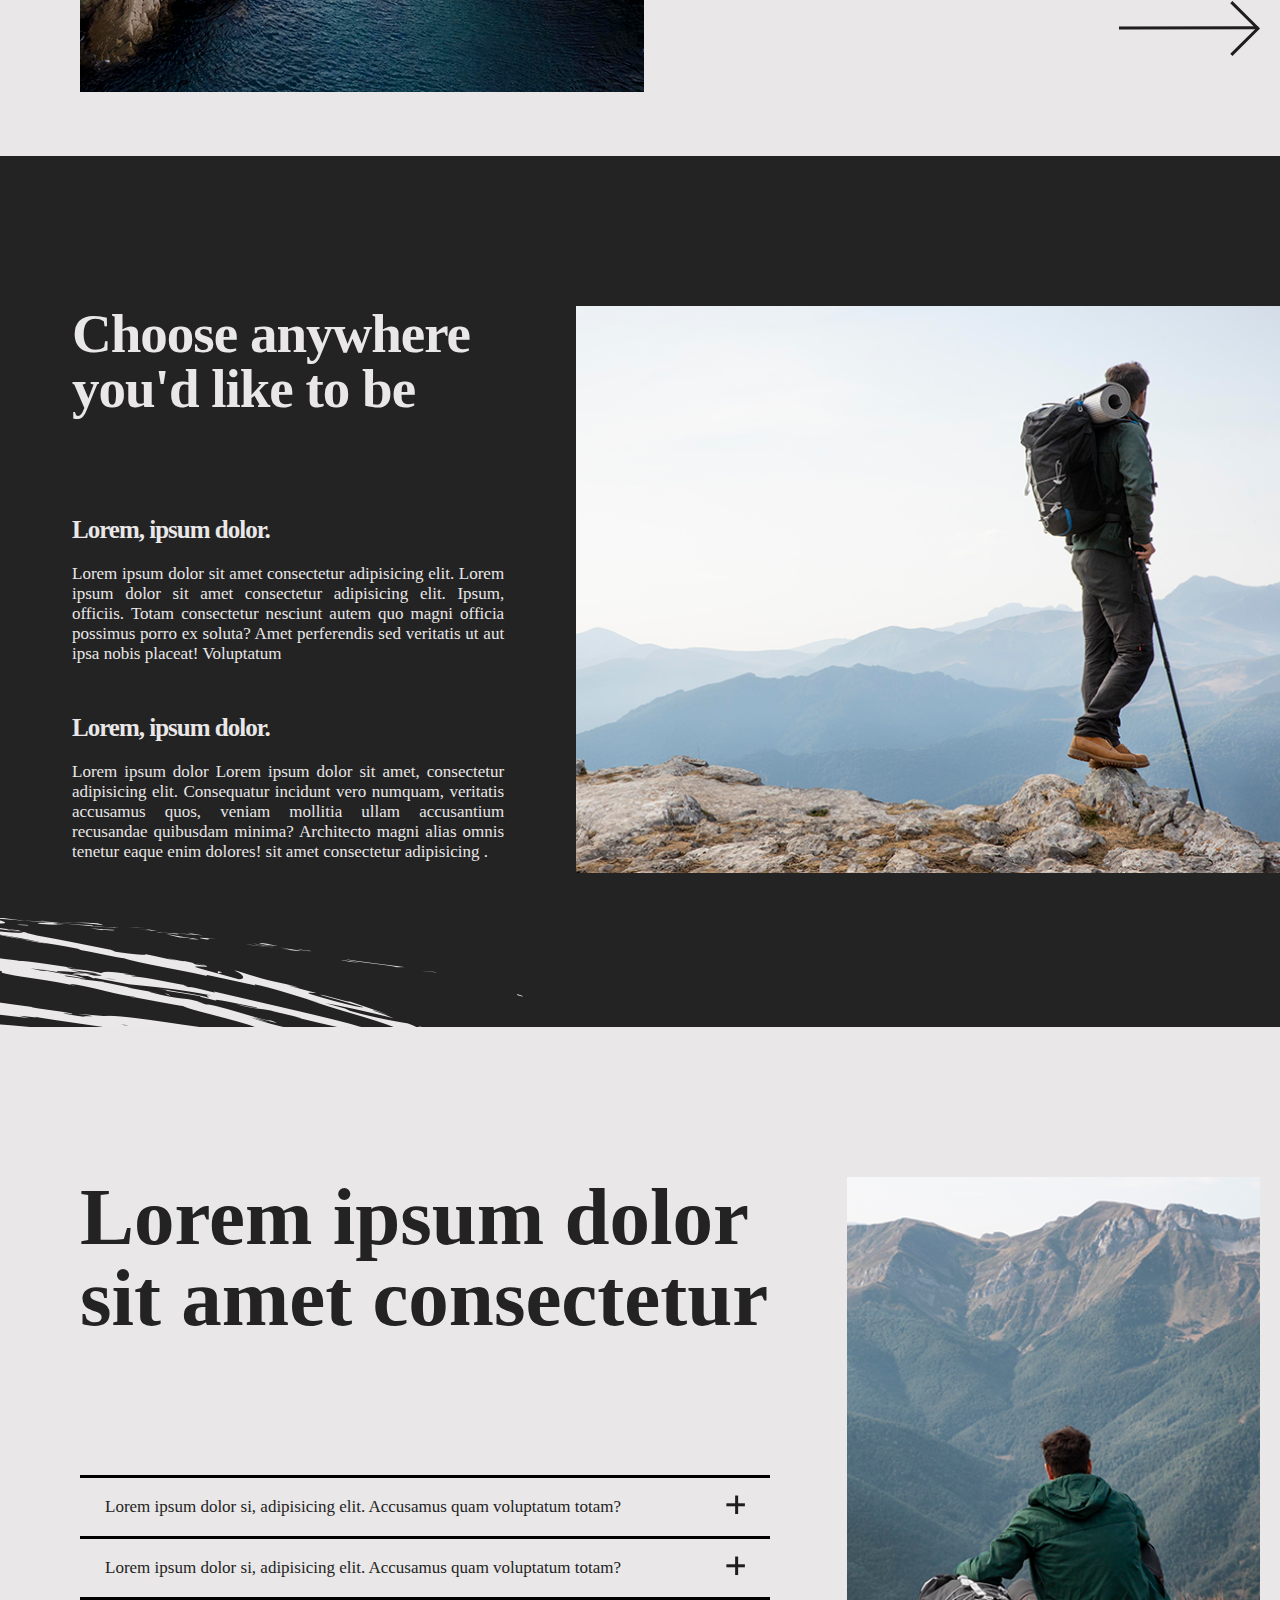
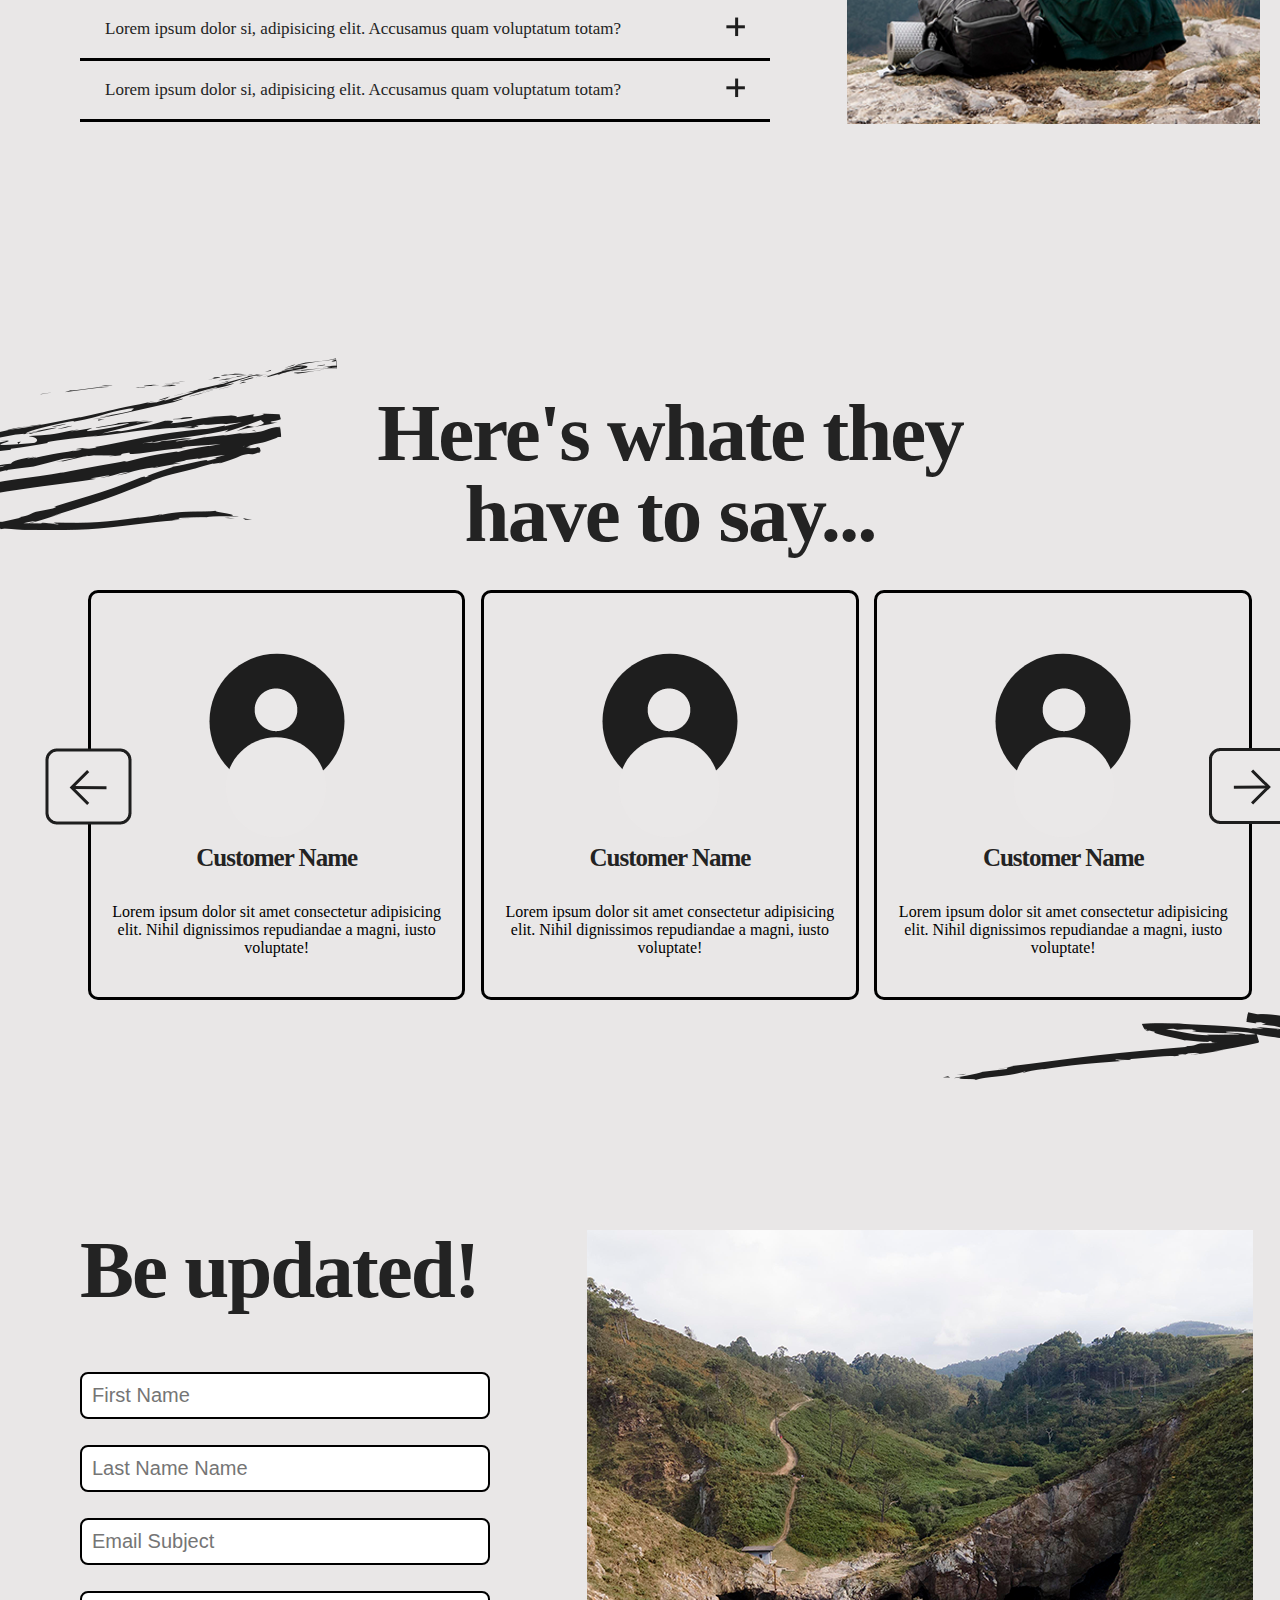
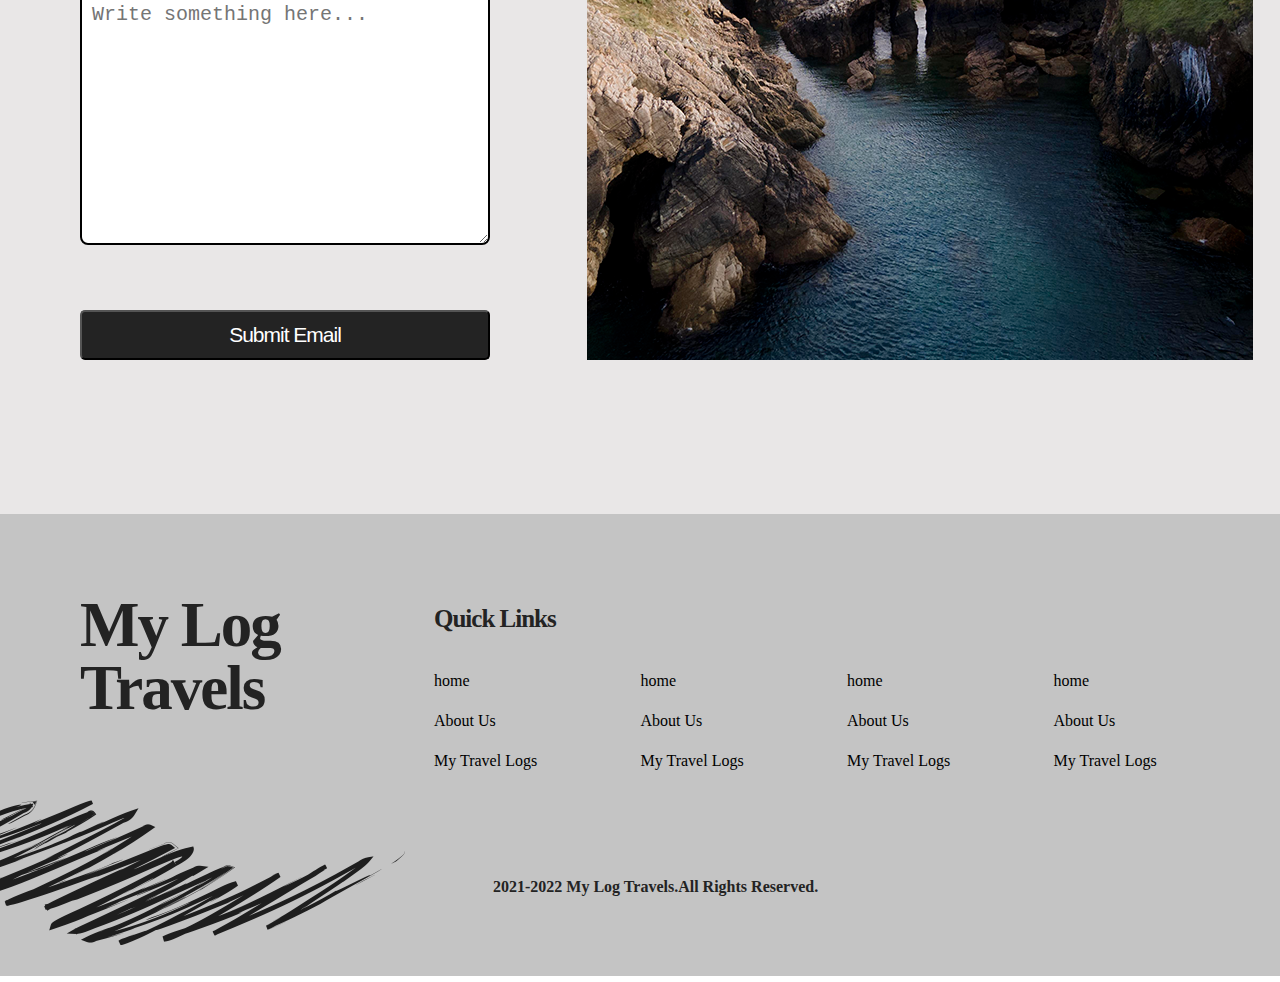
<file: 5.trawell psd/index.html>
<!DOCTYPE html>
<html lang="en">

<head>
    <meta charset="UTF-8">
    <meta http-equiv="X-UA-Compatible" content="IE=edge">
    <meta name="viewport" content="width=device-width, initial-scale=1.0">
    <title>Document</title>
    <link rel="stylesheet" href="css/style.css">
</head>

<body>
    <section class="sec1">
        <div class="cantainer pos-rel sec1-bg">
            <div>
                <img src="images/sec1-Scribble Lightest-left.png" class="skech1 pos-ab" alt="">
                <img src="images/sec1-Scribble Dark-right.png" class="skech2 pos-ab" alt="">
            </div>
            <div class="main">
                <div class="navbar ">
                    <nav>
                        <ul>
                            <li class="home"><a href="#">Home</a></li>
                            <li class="gre"><a href="#">Guides</a></li>
                            <li class="gre"><a href="#">Flights</a></li>
                            <li class="gre"><a href="#">About</a></li>
                        </ul>
                    </nav>
                    <div class="btn1">
                        <button>Contect Us</button>
                    </div>
                </div>

                <div class="row ped-bo">
                    <div class="col50 ">
                        <div class="sec1-text">
                            <h1>Travel to your dream destination</h1>
                            <p>Lorem ipsum dolor sit amet consectetur adipisicing elit. Magni dignissimos nostrum fugiat
                                totam nobis minus, atque voluptas architect!</p>
                            <div class="btn2">
                                <button>Reserve Ticket</button>
                            </div>
                        </div>
                    </div>
                    <div class="col50">
                        <div class="sec1-img">
                            <img src="images/sec 1-right img.png" alt="">
                        </div>

                    </div>
                </div>
            </div>
        </div>
    </section>



    <section>
        <div class="cantainer  ">

            <div class="part1 pos-rel part1-bg">
                <div>
                    <img src="images/sec2-Scribble Light-left.png" class="sec2-skech-left pos-ab" alt="casc">
                    <img src="images/sec2-Scribble Light-right.png" class="sec2-skech-right pos-ab" alt="cc">
                </div>
                <div class="title">
                    <h1>Create a memory to remember</h1>
                    <p>Lorem ipsum dolor sit amet consectetur adipisicing elit. Laudantium quae officia tempora quos
                        hic
                        odit nisi rem corporis quia error et accusamus iusto a?</p>
                    <div class="btn3">
                        <button>My Travel Logs</button>
                    </div>
                </div>
            </div>
            <div class="part2-bg pos-rel">
                <div>
                    <img src="images/sec3- Scribble Dark-left.png" class="sec3-left-skech pos-ab" alt="">
                    <img src="images/sec3-Scribble Dark-right.png" class="sec3-right-skech pos-ab" alt="">
                </div>
                <div class="main">
                    <div class="row">
                        <div class="col30 ">
                            <div class="sec3-box">
                                <div class="sec3-img">
                                    <img src="images/sec3-img 1.png" alt="">
                                </div>
                                <div class="sec3-text">
                                    <h2>Lorem ipsum dolor htjgo sit.</h2>
                                    <p>Lorem ipsum dolor sit amet, consectetur adipisicing elit. Sunt, explicabo
                                        voluptatum. bgjuk nj dfrhu bghjuf Distinctio vel adipisci quis, repudiandae sint
                                    </p>
                                </div>
                            </div>
                        </div>
                        <div class="col30">
                            <div class="sec3-box">
                                <div class="sec3-img">
                                    <img src="images/sec3-img 2.png" alt="">
                                </div>
                                <div class="sec3-text">
                                    <h2>Lorem ipsum dolor htjgo sit.</h2>
                                    <p>Lorem ipsum dolor sit amet, consectetur adipisicing elit. Sunt, khtlgk dromo ekp
                                        explicabo
                                        voluptatum. nhgjy gh Distinctio vel adipisci quis, repudiandae sint </p>
                                </div>
                            </div>
                        </div>
                        <div class="col30">
                            <div class="sec3-box">
                                <div class="sec3-img">
                                    <img src="images/sec3-img 3.png" alt="">
                                </div>
                                <div class="sec3-text">
                                    <h2>Lorem ipsum dolor htjgo sit.</h2>
                                    <p>Lorem ipsum bghbj hj dolor sit amet, consectetur adipisicing elit. khylf odeomom
                                        cemo Sunt, explicabo
                                        voluptatum. Distinctio vel adipisci quis, repudiandae sint </p>
                                </div>
                            </div>
                        </div>
                    </div>
                </div>




            </div>
    </section>
    <section>
        <div class="cantainer pos-rel sec4-bg">

            <div>
                <img src="images/sec4 Scribble Dark-left.png" class="sec4-left pos-ab" alt="">
                <img src="images/sec4 Scribble Lightest-right.png" class="sec4-right pos-ab" alt="">
            </div>
            <div class="sec4-title">
                <img src="images/sec4-Airplace Icon.png" alt="">
                <h2>See places you've <i>never</i>been before</h2>
                <p>Lorem ipsum dolor | Lorem ipsum dolor | Lorem ipsum dolor</p>
            </div>
        </div>
    </section>

    <section>
        <div class="cantainer pos-rel sec5-bg">
            <div>
                <img src="images/sec5-Tape-left.png" class="sec5-skech1 pos-ab" alt="">
                <img src="images/sec5-Arrow-right.png" class="sec5-skech2 pos-ab" alt="">
            </div>
            <div class="main">
                <div class="row ">
                    <div class="col50">
                        <div class="col1">
                            <div class="sec5-img1">
                                <img src="images/sec5-left-img.png" alt="">
                            </div>
                        </div>
                    </div>
                    <div class="col50">
                        <div class="col2 row">
                            <div class="sec5-img2">
                                <img src="images/sec5-right img.png" alt="">
                            </div>
                            <div class="col50 ">
                                <div class="sec5-text">
                                    <h3>Lorem ipsum dolor sit amet, consectetur adipisicing elit. Nulla, inventore.
                                    </h3>
                                </div>
                            </div>
                            <div class="col50">
                                <div class="sec5-text">
                                    <p>Lorem ipsum dolor sit amet consectetur adipisicing elit. Iste

                                        vitae commodi ipsum, adipisci voluptates quibusdam illum distinctio nemo
                                        perferendis
                                        !</p><br>
                                    <p>Lorem ipsum dolor sit amet consectetur adipisicing elit. Ipsum delectus nam
                                        totam
                                        magni corrupti. Omnis totam magnam enim, eum q
                                        .</p>
                                </div>

                            </div>
                        </div>
                    </div>
                </div>
            </div>
        </div>
        </div>
    </section>



    <section>
        <div class="cantainer pos-rel sec6-bg">
            <div>
                <img src="images/sec6-Scribble Light-left.png" class="sec6-skech1 pos-ab" alt="">
            </div>

            <div class="row ped-tb">
                <div class="col40">
                    <div class="sec6-box">
                        <div class="sec6-text">

                            <h2>Choose anywhere you'd like to be</h2>
                            <div>
                                <h3>Lorem, ipsum dolor.</h3>
                                <p>Lorem ipsum dolor sit amet consectetur adipisicing elit. Lorem ipsum dolor sit amet
                                    consectetur adipisicing elit. Ipsum, officiis. Totam consectetur nesciunt autem quo
                                    magni officia possimus porro ex soluta? Amet perferendis sed veritatis ut aut ipsa
                                    nobis placeat! Voluptatum </p>

                                <h3>Lorem, ipsum dolor.</h3>
                                <p>Lorem ipsum dolor Lorem ipsum dolor sit amet, consectetur adipisicing elit.
                                    Consequatur incidunt vero numquam, veritatis accusamus quos, veniam mollitia ullam
                                    accusantium recusandae quibusdam minima? Architecto magni alias omnis tenetur eaque
                                    enim dolores! sit amet consectetur adipisicing .</p>
                            </div>

                        </div>
                    </div>
                </div>
                <div class="col60">
                    <div class="sec6-img">
                        <img src="images/sec6-img.png" alt="">
                    </div>
                </div>
            </div>

        </div>
    </section>

    <section>
        <div class="cantainer sec7-bg">
            <div class="main">
                <div class="row  ped-tb">
                    <div class="col65">
                        <div class="sec7-title">
                            <h2>Lorem ipsum dolor sit amet consectetur</h2>
                        </div>
                        <div class="sec7-text  ">

                            <div class="one row">
                                <div>
                                    <p>Lorem ipsum dolor si, adipisicing elit. Accusamus quam
                                        voluptatum
                                        totam?</p>
                                </div>
                                <div> <img src="images/sec7-Cross.png" alt=""></div>
                            </div>
                            <div class="one row">
                                <div>
                                    <p>Lorem ipsum dolor si, adipisicing elit. Accusamus quam
                                        voluptatum
                                        totam?</p>
                                </div>
                                <div> <img src="images/sec7-Cross.png" alt=""></div>
                            </div>
                            <div class="one row">
                                <div>
                                    <p>Lorem ipsum dolor si, adipisicing elit. Accusamus quam
                                        voluptatum
                                        totam?</p>
                                </div>
                                <div> <img src="images/sec7-Cross.png" alt=""></div>
                            </div>
                            <div class="one bo-botom row">
                                <div>
                                    <p>Lorem ipsum dolor si, adipisicing elit. Accusamus quam
                                        voluptatum
                                        totam?</p>
                                </div>
                                <div> <img src="images/sec7-Cross.png" alt=""></div>
                            </div>


                        </div>

                    </div>
                    <div class="col33">
                        <div class="sec7-img">
                            <img src="images/sec7-right-img.png" alt="">
                        </div>
                    </div>
                </div>
            </div>
        </div>
    </section>

    <section>
        <div class="cantainer sec8-bg sec8-mar-tb pos-rel">
            <div>
                <img src="images/sec8- Scribble Dark-left.png" class="sec8-left-skech pos-ab" alt="">
                <img src="images/sec8-Scribble Dark-right.png" class="sec8-right-skech pos-ab" alt="">

                <img src="images/sec8-left-Arrow.png" class="sec8-left-arrow pos-ab" alt="">
                <img src="images/sec8-right-Arrow.png" class="sec8-right-arrow pos-ab" alt="">

                <img src="images/sec8-Person Icon.png" class="sec8-person1 pos-ab" alt="">
                <img src="images/sec8-Person Icon.png" class="sec8-person2 pos-ab" alt="">
                <img src="images/sec8-Person Icon.png" class="sec8-person3 pos-ab" alt="">
            </div>
            <div class="main ">
                <div class="sec8-title">
                    <h2>Here's whate they have to say...</h2>
                </div>
                <div class="row ">
                    <div class="col34">
                        <div class="sec8-box">
                            <img src="images/sec8-Ellipse-img.png" alt="">
                            <h4>Customer Name</h4>
                            <p>Lorem ipsum dolor sit amet consectetur adipisicing elit. Nihil dignissimos repudiandae a
                                magni, iusto voluptate!</p>
                        </div>
                    </div>
                    <div class="col34">
                        <div class="sec8-box">
                            <img src="images/sec8-Ellipse-img.png" alt="">
                            <h4>Customer Name</h4>
                            <p>Lorem ipsum dolor sit amet consectetur adipisicing elit. Nihil dignissimos repudiandae a
                                magni, iusto voluptate!</p>
                        </div>
                    </div>
                    <div class="col34">
                        <div class="sec8-box">
                            <img src="images/sec8-Ellipse-img.png" alt="">
                            <h4>Customer Name</h4>
                            <p>Lorem ipsum dolor sit amet consectetur adipisicing elit. Nihil dignissimos repudiandae a
                                magni, iusto voluptate!</p>
                        </div>
                    </div>
                </div>
            </div>
        </div>
    </section>

    <section>
        <div class="cantainer sec9-bg ped-tb">
            <div class="main">
                <div class="row ">

                    <div class="col40 ">
                        <div class="sec9-text">
                            <h3>Be updated!</h3>
                            <div class="sec9-input">
                                <div> <input type="text" name="" placeholder="First Name" id=""></div>
                                <div><input type="text" name="" placeholder="Last Name Name" id=""></div>
                                <div><input type="email" placeholder="Email Subject" name="" id=""></div>
                                <textarea name="" id="" placeholder="Write something here..." cols="52"
                                    rows="10"></textarea>
                            </div>
                            <div class="btn4">
                                <button>Submit Email</button>
                            </div>
                        </div>
                    </div>
                    <div class="col60">
                        <div class="sec9-img">
                            <img src="images/sec9-img.png" alt="">
                        </div>
                    </div>

                </div>
            </div>
        </div>
        </div>
    </section>

    <section>
        <div class="cantainer sec10-bg pos-rel ">
            <div>
                <img src="images/sec10-left-skech.png" class="sec10-left-skech pos-ab" alt="">
            </div>

            <div class="main ">
                <div class="row sec10-ped-tb">
                    <div class="col30">
                        <div class="text1">
                            <h4>My Log Travels</h4>

                        </div>
                    </div>
                    <div class="col70">
                        <div class="row">
                            <h4>Quick Links</h4>
                        </div>
                        <div class="row">
                            <div class="col25">
                                <div class="text2">


                                    <ul>
                                        <li>home</li>
                                        <li>About Us</li>
                                        <li>My Travel Logs</li>
                                    </ul>


                                </div>
                            </div>
                            <div class="col25">
                                <div class="text2">
                                    <ul>
                                        <li>home</li>
                                        <li>About Us</li>
                                        <li>My Travel Logs</li>
                                    </ul>

                                </div>
                            </div>
                            <div class="col25">
                                <div class="text2">
                                    <ul>
                                        <li>home</li>
                                        <li>About Us</li>
                                        <li>My Travel Logs</li>
                                    </ul>
                                </div>
                            </div>
                            <div class="col25">
                                <div class="text2">
                                    <ul>
                                        <li>home</li>
                                        <li>About Us</li>
                                        <li>My Travel Logs</li>
                                    </ul>

                                </div>
                            </div>
                        </div>
                    </div>

                </div>
                <div class="copyright">
                    <h4>2021-2022 My Log Travels.All Rights Reserved.</h4>
                </div>
            </div>
        </div>

    </section>
</body>

</html>
</file>
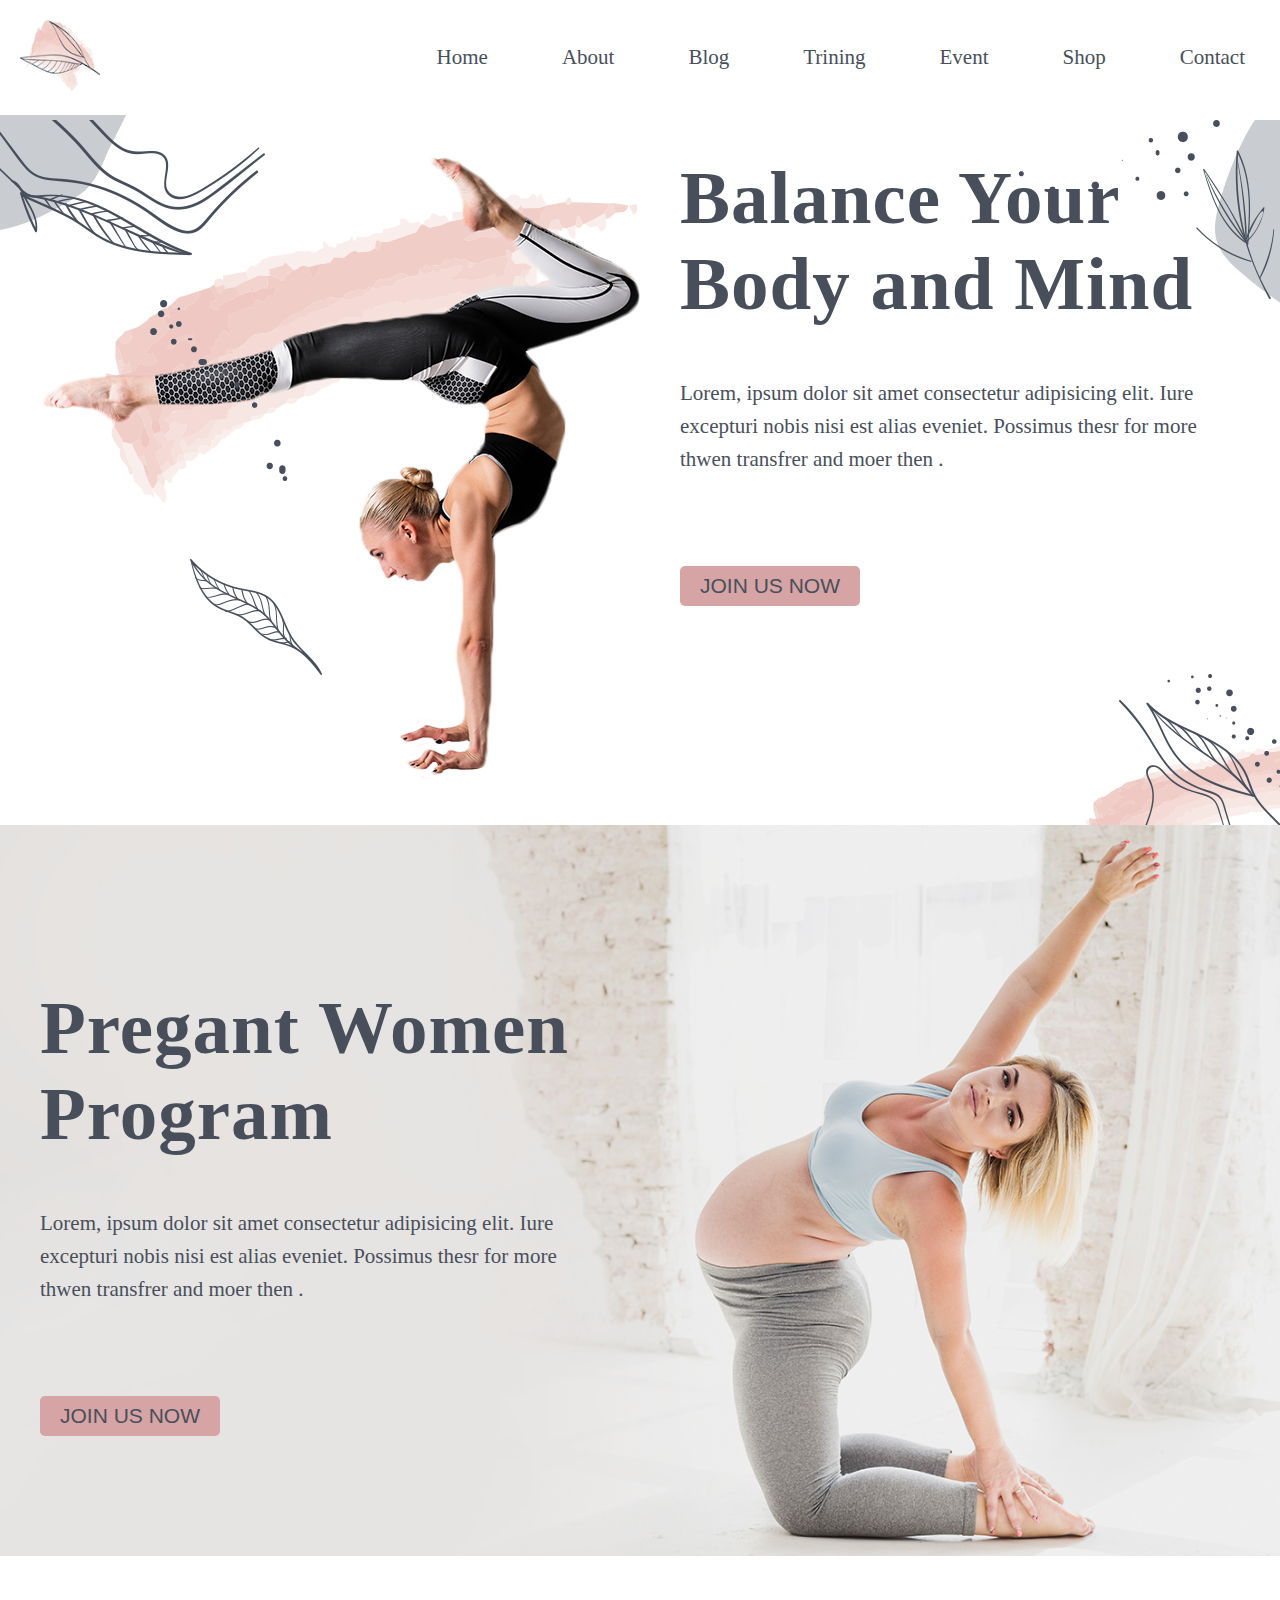
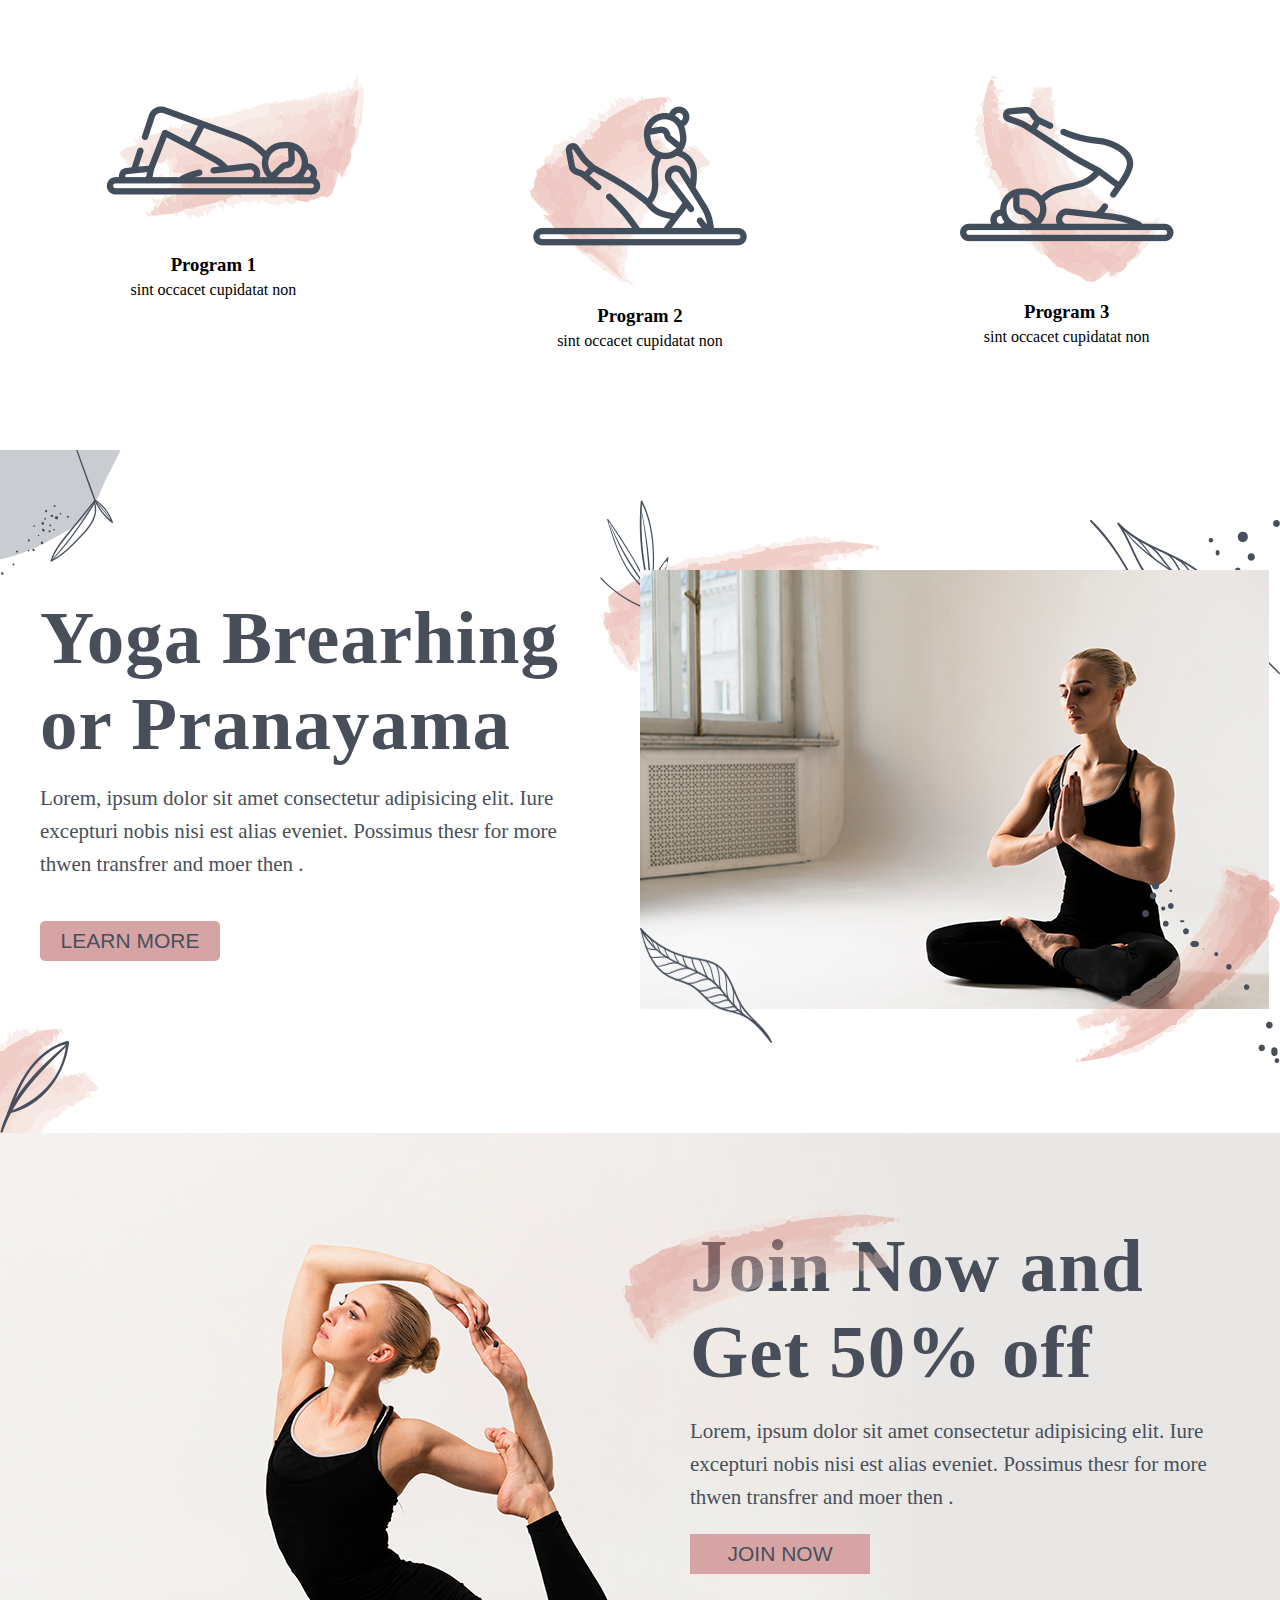
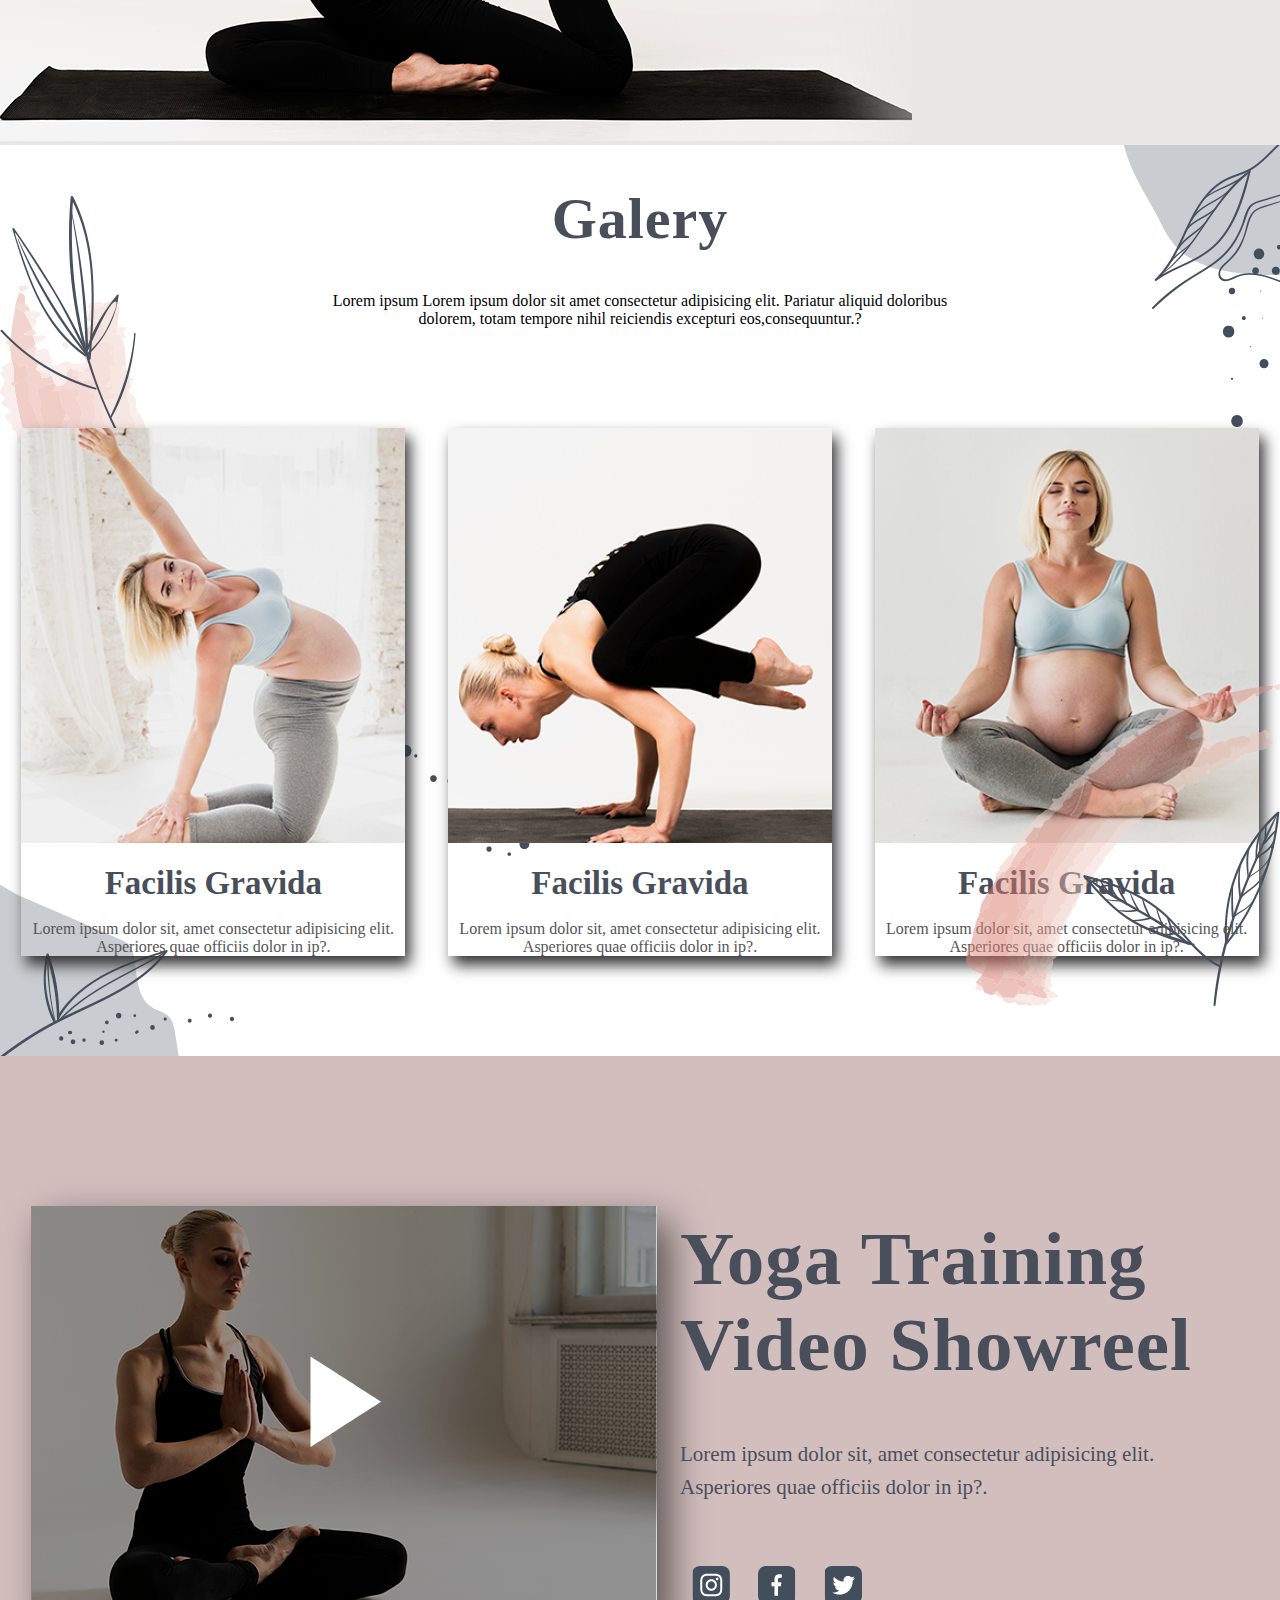
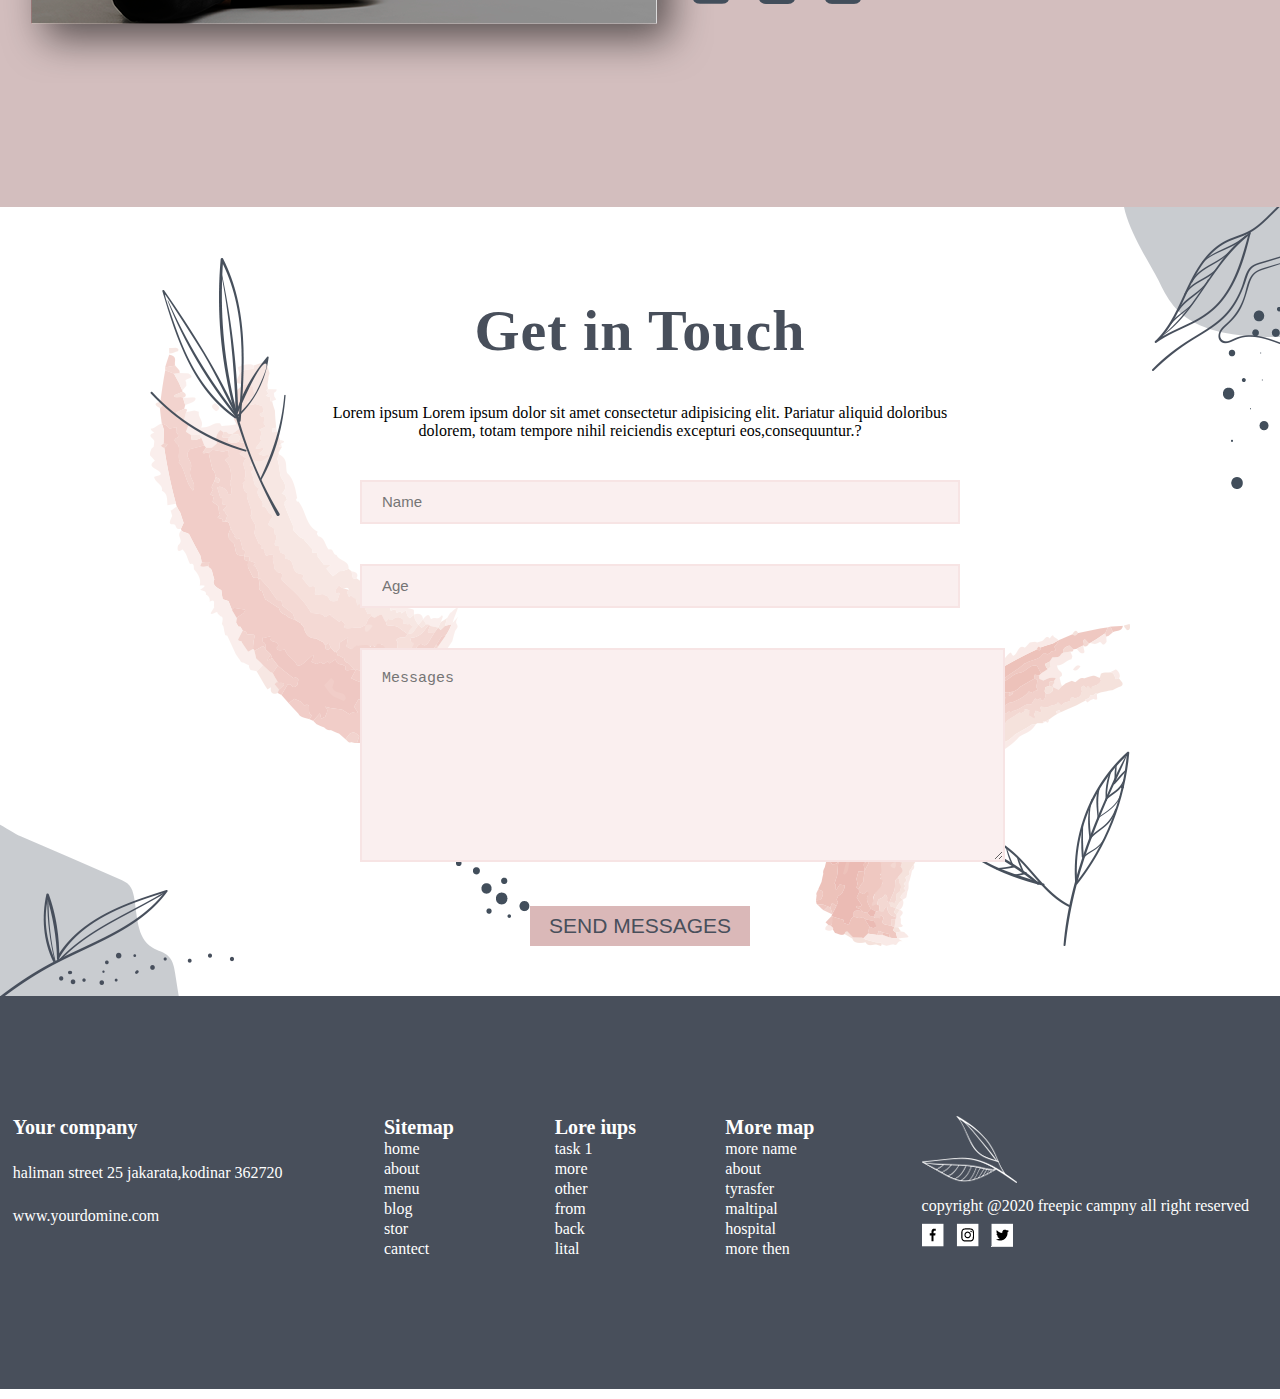
<file: 6.yoga psd/index.html>
<!DOCTYPE html>
<html lang="en">

<head>
    <meta charset="UTF-8">
    <meta http-equiv="X-UA-Compatible" content="IE=edge">
    <meta name="viewport" content="width=device-width, initial-scale=1.0">
    <title>Document</title>
    <link rel="stylesheet" href="css/style.css">
</head>

<body>
    <section class="sec1-bg">
        <div class="cantainer pos-re">

            <div class="navbar">
                <div class="logo">
                    <img src="images/logo.png" alt="">
                </div>
                <div class="menu">
                    <ul>
                        <li><a href="">Home</a></li>
                        <li><a href="">About</a></li>
                        <li><a href="">Blog</a></li>
                        <li><a href="">Trining</a></li>
                        <li><a href="">Event</a></li>
                        <li><a href="">Shop</a></li>
                        <li><a href="">Contact</a></li>
                    </ul>
                </div>
            </div>

            <div class="row dis-flex ">
                <div>
                    <img src="images/sec1-left-top2.png" alt="" class="pos-ab left-top2">
                    <img src="images/sec1-left-top.png" alt="" class="pos-ab left-top1">
                    <img src="images/sec1-right-top2.png" alt="" class="pos-ab right-top2">
                    <img src="images/sec1-right-top1.png" alt="" class="pos-ab right-top1">
                    <img src="images/sec1-right-top3.png" alt="" class="pos-ab right-top3">
                    <img src="images/sec1-midal1.png" alt="" class="pos-ab midal1-top1">
                    <img src="images/sec1-midal2.png" alt="" class="pos-ab midal2-top2">
                    <img src="images/sec1-bottom-right1.png" alt="" class="pos-ab bottom-right1">
                    <img src="images/sec1bottom-right2.png" alt="" class="pos-ab bottom-right2">
                    <img src="images/sec1-bottom-right3.png" alt="" class="pos-ab bottom-right3">

                </div>
                <div class="coll50">
                    <div class="sec1-img">
                        <img src="images/sec1-left-img.png" alt="">
                    </div>

                </div>
                <div class="coll50">
                    <div class="sec1-text">
                        <h2>Balance Your Body and Mind</h2>
                        <p>Lorem, ipsum dolor sit amet consectetur adipisicing elit. Iure excepturi nobis nisi est alias
                            eveniet. Possimus thesr for more thwen transfrer and moer then .</p>
                    </div>
                    <div class="btn1">
                        <button>Join Us Now</button>
                    </div>
                </div>
            </div>

        </div>
    </section>
    <section class="sec2main-img">
        <div class="cantainer">
            <div class="row dis-flex  ">
                <div class="coll50 mar-tb">
                    <div class="sec1-text ">
                        <h2>Pregant Women Program</h2>
                        <p>Lorem, ipsum dolor sit amet consectetur adipisicing elit. Iure excepturi nobis nisi est alias
                            eveniet. Possimus thesr for more thwen transfrer and moer then .</p>
                    </div>
                    <div class="btn1">
                        <button>Join Us Now</button>
                    </div>
                </div>
            </div>
        </div>
        </div>
    </section>
    <section class="pos-re">
        <div class="cantainer ">
            <div>
                <img src="images/sec3-brush1.png" alt="" class="pos-ab brush1-left">
                <img src="images/sec3-brush2.png" alt="" class="pos-ab brush2-midal">
                <img src="images/sec3-brush3.png" alt="" class="pos-ab brush3-right">

            </div>
            <div class="row dis-flex ">
                <div class="col30">
                    <div class="box ">
                        <div class="sec3-icon pad-t">
                            <img src="images/sec3-icon1.png" alt="">

                            <div class="sec3-text">
                                <h3>Program 1</h3>
                                <p>sint occacet cupidatat non</p>
                            </div>
                        </div>
                    </div>

                </div>
                <div class="col30 ">
                    <div class="box ">
                        <div class="sec3-icon ">
                            <img src="images/sec3-icon2.png" alt="">

                            <div class="sec3-text">
                                <h3>Program 2</h3>
                                <p>sint occacet cupidatat non</p>
                            </div>
                        </div>
                    </div>
                </div>
                <div class="col30">
                    <div class="box">
                        <div class="sec3-icon">
                            <img src="images/sec3-icon3.png" alt="">

                            <div class="sec3-text">
                                <h3>Program 3</h3>
                                <p>sint occacet cupidatat non</p>
                            </div>
                        </div>
                    </div>

                </div>

            </div>
        </div>
    </section>

    <section class="pos-re">
        <div class="cantainer mar-tb">
            <div>
                <img src="images/sec4-top-left1.png" alt="" class="pos-ab sec4-top-left1">
                <img src="images/sec4-top-left2.png" alt="" class="pos-ab sec4-top-left2">
                <img src="images/sec4-bottom-left1.png" alt="" class="pos-ab sec4-bottom-left1">
                <img src="images/sec4-bottom-left2.png" alt="" class="pos-ab sec4-bottom-left2">

            </div>
            <div>
                <img src="images/sec4-midal-top-brush1.png" alt="" class="pos-ab sec4-top-brush1">
                <img src="images/sec4-midal-top-floral1.png" alt="" class="pos-ab sec4-top-floral1">
                <img src="images/sec4-midal-bottom-floral1.png" alt="" class="pos-ab sec4-bottom-floral1">
                <img src="images/sec4-bottom-right1.png" alt="" class="pos-ab sec4-bottom-right1">
                <img src="images/sec4-bottom-right2.png" alt="" class="pos-ab sec4-bottom-right1">
                <img src="images/sec4-top-right1.png" alt="" class="pos-ab sec4-top-right1">
                <img src="images/sec4-top-right2.png" alt="" class="pos-ab sec4-top-right1">

            </div>
            <div class="row dis-flex">
                <div class="coll50">
                    <div class="sec4-text">
                        <h2>Yoga Brearhing or Pranayama </h2>
                        <p>Lorem, ipsum dolor sit amet consectetur adipisicing elit. Iure excepturi nobis nisi est alias
                            eveniet. Possimus thesr for more thwen transfrer and moer then .</p>
                    </div>
                    <div class="btn1">
                        <button>LEARN MORE</button>
                    </div>
                </div>
                <div class="coll50">
                    <div class="sec4-img">
                        <img src="images/sec4-right-img.png" alt="">
                    </div>
                </div>
            </div>
        </div>
    </section>


    <section class="sec5-mainbg pos-re">

        <div class="cnatainer ">
            <div>
                <img src="images/sec5-midal-top1.png" class="pos-ab sec5-midal-top1" alt="">
            </div>
            <div class="row dis-flex ">
                <div class="coll50 ">
                    <div class="sec5-img">
                        <img src="images/sec5-left-img.png" alt="">
                    </div>
                </div>
                <div class="coll50 ">
                    <div class="sec5-text">
                        <h2>Join Now and Get 50% off </h2>
                        <p>Lorem, ipsum dolor sit amet consectetur adipisicing elit. Iure excepturi nobis nisi est alias
                            eveniet. Possimus thesr for more thwen transfrer and moer then .</p>
                        <div class="btn5">
                            <button>JOIN NOW</button>
                        </div>
                    </div>
                </div>
            </div>
        </div>
    </section>

    <section class="pos-re">
        <div class="cantainer">
            <div>
                <img src="images/sec5-top-left1.png" alt="" class="pos-ab sec6-top-left1">
                <img src="images/sec5-top-left2.png" alt="" class="pos-ab sec6-top-left2">
            </div>
            <div>
                <img src="images/sec5-bottom-left1.png" alt="" class="pos-ab sec6-bottom-left1">
                <img src="images/sec5-bottom-left2.png" alt="" class="pos-ab sec6-bottom-left2">
                <img src="images/sec5-midal1.png" alt="" class="pos-ab sec6-midal1">
            </div>
            <div>
                <img src="images/sec5-top-right1.png" alt="" class="pos-ab sec6-top-right1">
                <img src="images/sec5-top-right2.png" alt="" class="pos-ab sec6-top-right2">
                <img src="images/sec5-top-right3.png" alt="" class="pos-ab sec6-top-right3">
                <img src="images/sec5-bottom-right1.png" alt="" class="pos-ab sec6-bottom-right1">
                <img src="images/sec5-bottom-right2.png" alt="" class="pos-ab sec6-bottom-right2">

            </div>
            <div class="title">
                <h2>Galery</h2>
                <p>Lorem ipsum Lorem ipsum dolor sit amet consectetur adipisicing elit. Pariatur aliquid doloribus
                    dolorem, totam tempore nihil reiciendis excepturi eos,consequuntur.?</p>
            </div>
            <div class="row dis-flex">
                <div class="col30">
                    <div class="box">
                        <div class="sec6-img">
                            <img src="images/sec6-left-img.png" alt="">
                            <div class="sec6-text">
                                <h3>Facilis Gravida</h3>
                                <p>Lorem ipsum dolor sit, amet consectetur adipisicing elit. Asperiores quae officiis
                                    dolor in ip?.</p>
                            </div>
                        </div>
                    </div>
                </div>
                <div class="col30">
                    <div class="box">
                        <div class="sec6-img">
                            <img src="images/sec6-midal-img.png" alt="">
                            <div class="sec6-text">
                                <h3>Facilis Gravida</h3>
                                <p>Lorem ipsum dolor sit, amet consectetur adipisicing elit. Asperiores quae officiis
                                    dolor in ip?.</p>
                            </div>
                        </div>
                    </div>
                </div>
                <div class="col30">
                    <div class="box">
                        <div class="sec6-img">
                            <img src="images/sec6-right-img.png" alt="">
                            <div class="sec6-text">
                                <h3>Facilis Gravida</h3>
                                <p>Lorem ipsum dolor sit, amet consectetur adipisicing elit. Asperiores quae officiis
                                    dolor in ip?.</p>
                            </div>
                        </div>
                    </div>
                </div>
            </div>
        </div>
    </section>

    <section class="sec7-mainbg pos-re ">
        <div class="cantainer ">
            <div>
                <img src="images/sec7-midal-icon.png" alt="" class="pos-ab sec7-midal1">

            </div>
            <div class="row dis-flex mar-tb">
                <div class="coll50">
                    <div class="sec7-img">
                        <img src="images/sec7-left-img.png" alt="">
                    </div>
                </div>
                <div class="coll50">

                    <div class="sec1-text">
                        <h2>Yoga Training Video Showreel</h2>
                        <p>Lorem ipsum dolor sit, amet consectetur adipisicing elit. Asperiores quae officiis dolor in
                            ip?.</p>
                        <div class="sec7-icon">
                            <img src="images/Instagram.png" alt="">
                            <img src="images/Facebook.png" alt="">
                            <img src="images/Twitter.png" alt="">
                        </div>
                    </div>
                </div>
            </div>
        </div>
    </section>

    <section class="pos-re">
        <div class="cantainer">

            <div>
                <img src="images/sec5-top-left1.png" alt="" class="pos-ab sec7-top-left1">
                <img src="images/sec5-top-left2.png" alt="" class="pos-ab sec7-top-left2">
            </div>
            <div>
                <img src="images/sec5-bottom-left1.png" alt="" class="pos-ab sec6-bottom-left1">
                <img src="images/sec5-bottom-left2.png" alt="" class="pos-ab sec6-bottom-left2">
                <img src="images/sec5-midal1.png" alt="" class="pos-ab sec6-midal1">
            </div>
            <div>
                <img src="images/sec5-top-right1.png" alt="" class="pos-ab sec6-top-right1">
                <img src="images/sec5-top-right2.png" alt="" class="pos-ab sec6-top-right2">
                <img src="images/sec5-top-right3.png" alt="" class="pos-ab sec6-top-right3">
                <img src="images/sec5-bottom-right1.png" alt="" class="pos-ab sec7-bottom-right1">
                <img src="images/sec5-bottom-right2.png" alt="" class="pos-ab sec7-bottom-right2">

            </div>

            <div class="sec7-mar-tb">
                <div class="title">
                    <h2>Get in Touch</h2>
                    <p>Lorem ipsum Lorem ipsum dolor sit amet consectetur adipisicing elit. Pariatur aliquid doloribus
                        dolorem, totam tempore nihil reiciendis excepturi eos,consequuntur.?</p>
                    <div class="input">
                        <div>
                            <input type="text" placeholder="Name">
                        </div>
                        <div>
                            <input type="text" placeholder="Age">
                        </div>
                        <div>
                            <textarea name="" id="" cols="65" placeholder="Messages" rows="10"></textarea>
                        </div>
                    </div>
                    <div class="btn7">
                        <button>Send Messages</button>
                    </div>
                </div>
            </div>

        </div>
    </section>

    <section class="sec8-mainbg">
        <div class="cantainer">
            <div class="row dis-flex mar-tb">
                <div class="col31">
                    <h4>Your company</h4>
                    <p>haliman street 25 jakarata,kodinar <span>362720</span></p>
                    <div class="weblink">
                        <span>www.yourdomine.com</span>
                    </div>
                </div>
                <div class="row dis-flex col40 jas-sb">

                    <div class="col40">
                        <div>
                            <h5>Sitemap</h5>
                            <p>home</p>
                            <p>about</p>
                            <p>menu</p>
                            <p>blog</p>
                            <p>stor</p>
                            <p>cantect</p>
                        </div>
                    </div>
                    <div class="col40">
                        <div>
                            <h5>Lore iups</h5>
                            <p>task 1</p>
                            <p>more</p>
                            <p>other</p>
                            <p>from</p>
                            <p>back</p>
                            <p>lital</p>
                        </div>
                    </div>
                    <div class="col40">
                        <div>
                            <h5>More map</h5>
                            <p>more name</p>
                            <p>about</p>
                            <p>tyrasfer</p>
                            <p>maltipal</p>
                            <p>hospital</p>
                            <p>more then</p>
                        </div>
                    </div>

                </div>
                <div class="col31">
                    <div class="sec8-logo">
                        <img src="images/sec8-loooogo.png" alt="">
                        <div class="copyright">
                            <span>copyright @2020 freepic campny all right reserved</span>
                            <div class="sec8-icon">
                                <img src="images/Facebook (1).png" alt="">
                                <img src="images/Instagram (1).png" alt="">
                                <img src="images/Twitter (1).png" alt="">
                            </div>

                        </div>
                    </div>
                </div>
            </div>
        </div>
    </section>


</body>

</html>
</file>
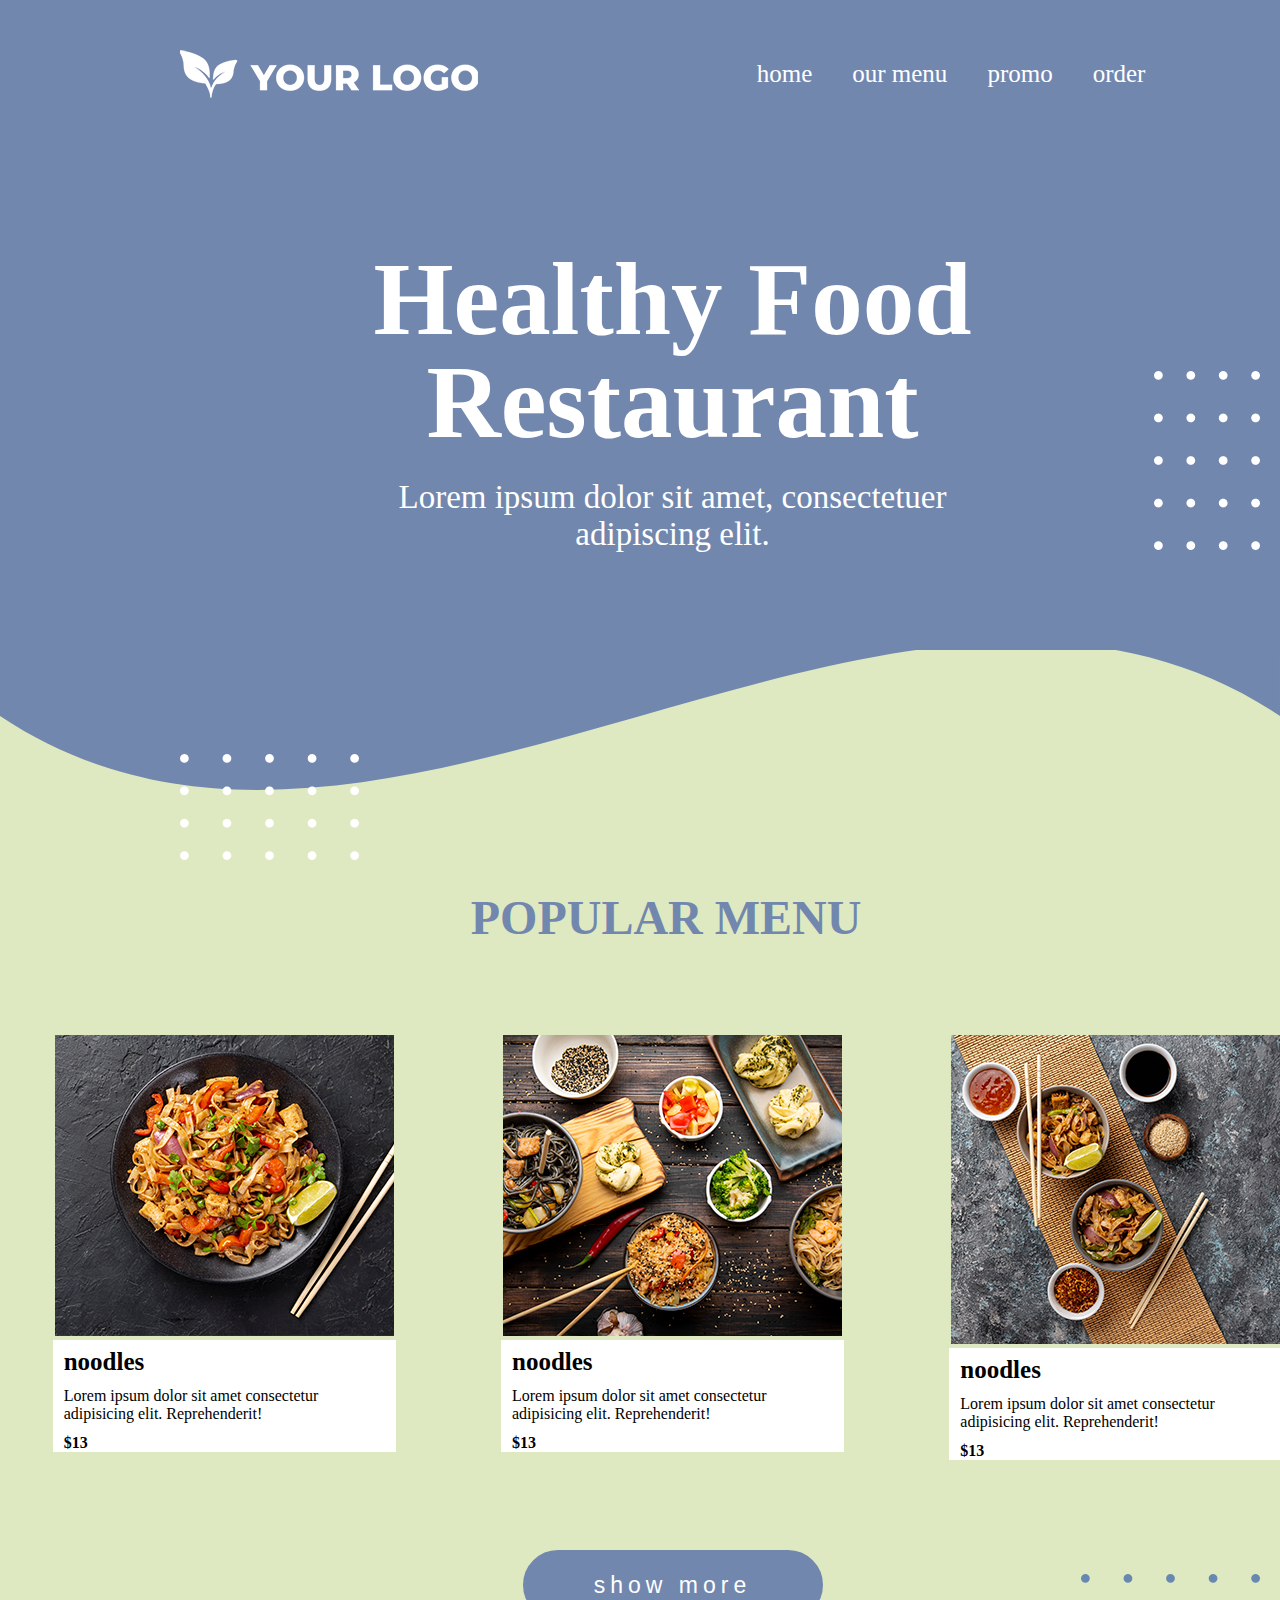
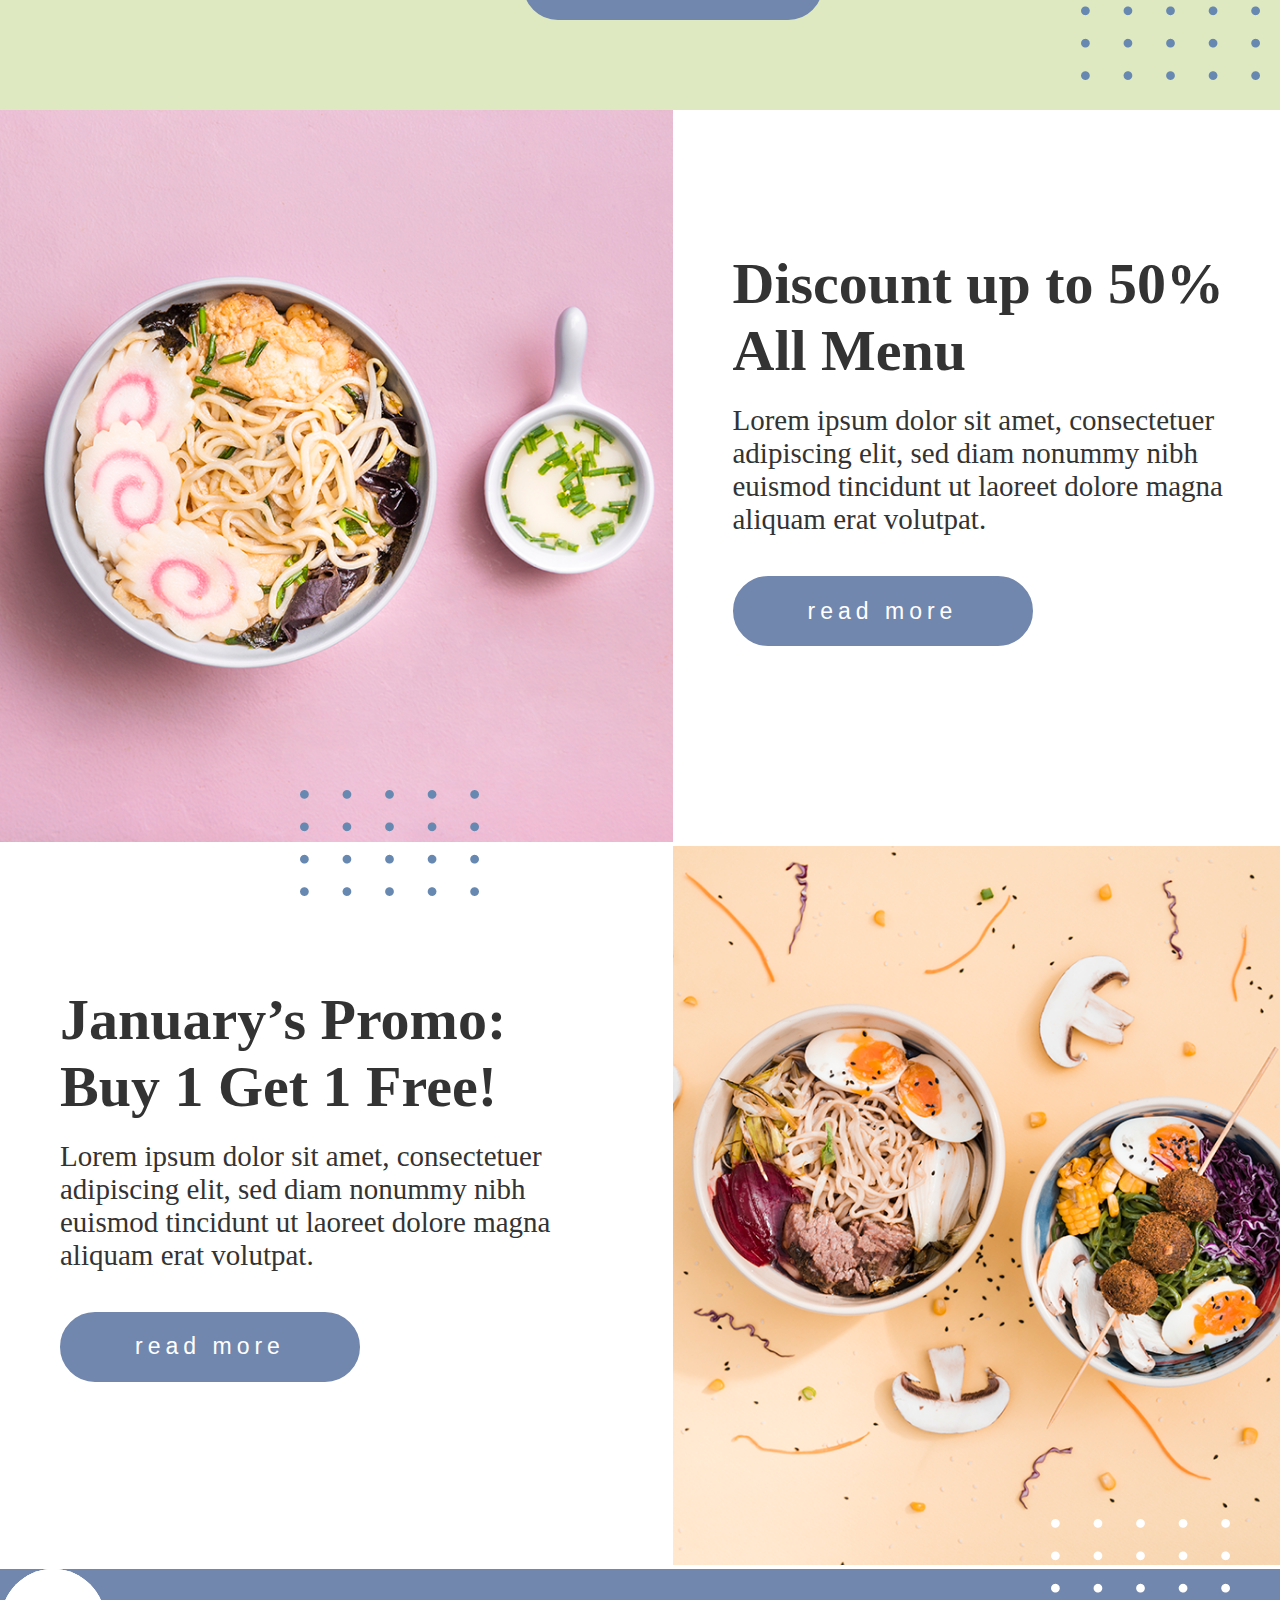
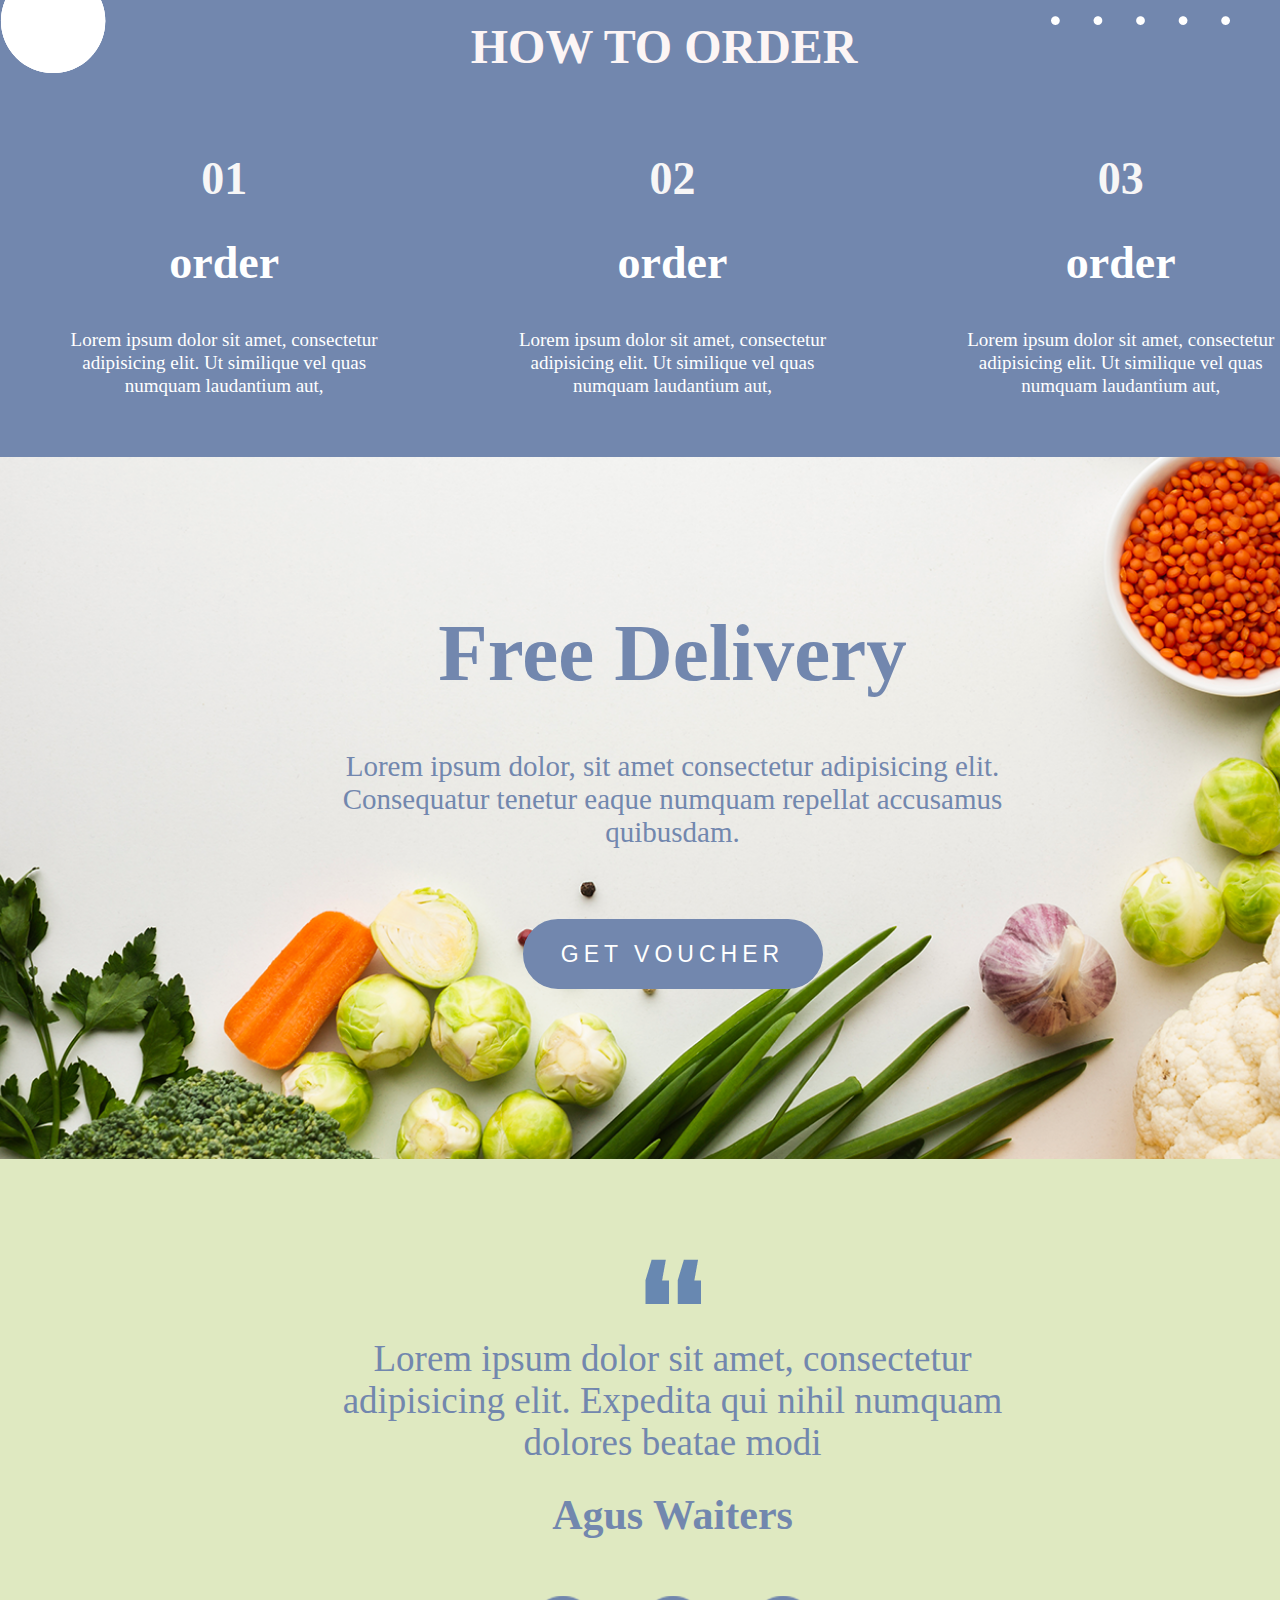
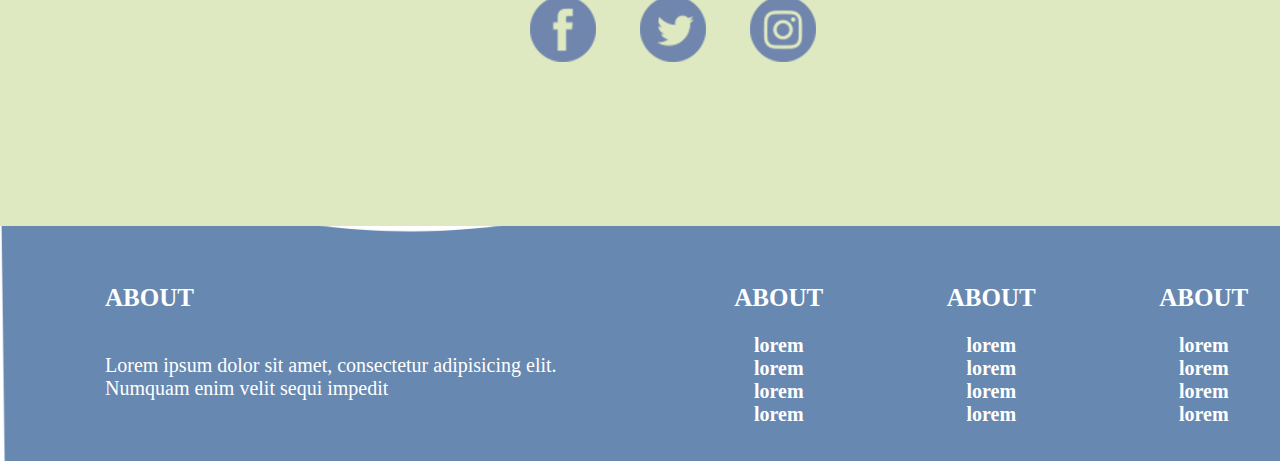
<file: 7.wave psd/index.html>
<!DOCTYPE html>
<html lang="en">

<head>
    <meta charset="UTF-8">
    <meta http-equiv="X-UA-Compatible" content="IE=edge">
    <meta name="viewport" content="width=device-width, initial-scale=1.0">
    <title>Document</title>
    <link rel="stylesheet" href="css/style.css">
</head>

<body>
    <section class="sec1-bg pos-rel">
        <div class="container">
            <div>
                <img src="images/sec1-Shape1.png" class="pos-ab sec1-shape1" alt="">
                <img src="images/sec1-Shape2.png" class="pos-ab sec1-shape2" alt="">
            </div>
            <nav>
                <div class="logo">
                    <img src="images/logo.png" alt="">
                    <div class="menu">
                        <ul>
                            <li><a href="">home</a></li>
                            <li><a href="">our menu</a></li>
                            <li><a href="">promo</a></li>
                            <li><a href="">order</a></li>
                        </ul>
                    </div>
                </div>
            </nav>
            <div class="head">
                <h2>Healthy Food
                    Restaurant</h2>
                <p>Lorem ipsum dolor sit amet, consectetuer adipiscing elit.</p>
            </div>
        </div>
        <svg viewBox="0 0 500 130 " class="svg pos-ab">
            <path d="M0,100 C150,200 350,0 500,100 L500,00 L0,0 Z;"></path>
        </svg>
    </section>
    <section class="sec2-bg pos-rel">
        <div>
            <img src="images/sec2 -right.png" class="sec2-rightskech pos-ab" alt="">
        </div>
        <div class="container pad-tb">
            <div class="title">
                <h3>Popular menu</h3>
            </div>
            <div class="row">
                <div class="col30">
                    <div class="box">
                        <div class="sec2-img">
                            <img src="images/sec2-left1.png" alt="">
                        </div>
                        <div class="sec2-text">
                            <h4>noodles</h4>
                            <p>Lorem ipsum dolor sit amet consectetur adipisicing elit. Reprehenderit!
                            </p>
                            <span><b>$13</b></span>
                        </div>
                    </div>

                </div>
                <div class="col30">
                    <div class="box">
                        <div class="sec2-img">
                            <img src="images/sec2-midal2.png" alt="">
                        </div>
                        <div class="sec2-text">
                            <h4>noodles</h4>
                            <p>Lorem ipsum dolor sit amet consectetur adipisicing elit. Reprehenderit!
                            </p>
                            <span><b>$13</b></span>
                        </div>
                    </div>

                </div>
                <div class="col30">
                    <div class="box">
                        <div class="sec2-img">
                            <img src="images/sec2-right3.png" alt="">
                        </div>
                        <div class="sec2-text">
                            <h4>noodles</h4>
                            <p>Lorem ipsum dolor sit amet consectetur adipisicing elit. Reprehenderit!
                            </p>
                            <span> <b>$13</b></span>
                        </div>
                    </div>

                </div>
            </div>
            <div class="btn1">
                <button>show more</button>
            </div>
        </div>

    </section>
    <section>
        <div class="container pos-rel">
            <div>
                <img src="images/sec3-left-skech.png" class="pos-ab sec3-left-skech" alt="">
            </div>
            <div class="row">
                <div class="col50">
                    <div class="sec3-leftimg">
                        <img src="images/sec3-left-img.png" alt="">
                    </div>

                </div>
                <div class="col50">
                    <div class="sec3-righttext">
                        <h3>Discount up to
                            50% All Menu</h3>
                        <p>Lorem ipsum dolor sit amet, consectetuer adipiscing elit, sed diam nonummy nibh euismod
                            tincidunt ut laoreet dolore magna aliquam erat volutpat.</p>


                            <div class="btn2">
                                <button>read more</button>
                            </div>
                    </div>
                </div>
            </div>

        </div>
    </section>
    <section>
        <div class="container">
            <div class="row">
               
                <div class="col50">
                    <div class="sec3-righttext">
                        <h3>January’s Promo:
                            Buy 1 Get 1 Free!</h3>
                        <p>Lorem ipsum dolor sit amet, consectetuer adipiscing elit, sed diam nonummy nibh euismod
                            tincidunt ut laoreet dolore magna aliquam erat volutpat.</p>


                            <div class="btn2">
                                <button>read more</button>
                            </div>
                    </div>
                </div>
                <div class="col50">
                    <div class="sec3-leftimg">
                        <img src="images/sec4-right-img.png" alt="">
                    </div>

                </div>
            </div>

        </div>
    </section>
    <section class="sec5-bg pos-rel">
        <div>
            <img src="images/sec5-2.png" class="pos-ab sec5-round1" alt="">
            <img src="images/sec5-2.png" class="pos-ab sec5-round2" alt="">
            <img src="images/sec5-2.png" class="pos-ab sec5-round3" alt="">
            <img src="images/sec5-right-skech.png" class="pos-ab sec5-right-skech" alt="">
        </div>
        <div class="container">
            <div class="sec5-title">
                <h3>how to order</h3>
            </div>
            <div class="row">
                <div class="col30">
                    <div class="sec5-box sec5-box-pad">
                        <span>01</span>
                        <h4>order</h4>
                        <p>Lorem ipsum dolor sit amet, consectetur adipisicing elit. Ut similique vel quas numquam laudantium aut,  </p>
                    </div>
                </div>
                <div class="col30">
                    <div class="sec5-box sec5-box-pad">
                        <span>02</span>
                        <h4>order</h4>
                        <p>Lorem ipsum dolor sit amet, consectetur adipisicing elit. Ut similique vel quas numquam laudantium aut,  </p>
                    </div>
                </div>
                <div class="col30">
                    <div class="sec5-box sec5-box-pad">
                        <span>03</span>
                        <h4>order</h4>
                        <p>Lorem ipsum dolor sit amet, consectetur adipisicing elit. Ut similique vel quas numquam laudantium aut,  </p>
                    </div>
                </div>
            </div>
        </div>
    </section>
    <section class="sec6-mainbg ">
        <div class="container ">
            <div class="sec6-title">
                <h3>Free Delivery</h3>
                <p>Lorem ipsum dolor, sit amet consectetur adipisicing elit. Consequatur tenetur eaque numquam repellat accusamus quibusdam.</p>
                <div class="btn2">
                    <button>GET VOUCHER</button>
                </div>
            </div>
        </div>
    </section>
    <section class="sec7-bg pos-rel">
        <div class="container">
            <div class="sec7-text">
                <img src="images/sec7-quote.png" alt="">
                <p>Lorem ipsum dolor sit amet, consectetur adipisicing elit. Expedita qui nihil numquam dolores beatae modi </p>
                <h4>Agus Waiters</h4>
                <div class="sec7-icon">
                    <img src="images/sec7-f.png" alt="">
                    <img src="images/sec7-t.png" alt="">
                    <img src="images/sec7-i.png" alt="">
                </div>
                
            </div>
            
        </div>
       
        
    </section>
    <section class="sec8-bg pos-rel">
        <div class="container">
            <div class="row sec8-tb">
                <div class="col50">
                    <div class="sec8-text">
                        <h5>about</h5>
                        <p>Lorem ipsum dolor sit amet, consectetur adipisicing elit. Numquam enim velit sequi impedit </p>
                    </div>
                </div>
                <div class="col50 flex ">
                    <div class="col30 ">
                        <div class="sec8-right-text">
                            <h5>about</h5>
                            <p>lorem</p>
                            <p>lorem</p>
                            <p>lorem</p>
                            <p>lorem</p>
                        </div>
                    </div>
                    <div class="col30">
                        <div class="sec8-right-text">
                            <h5>about</h5>
                            <p>lorem</p>
                            <p>lorem</p>
                            <p>lorem</p>
                            <p>lorem</p>
                        </div>
                    </div>
                    <div class="col30 ">
                        <div class="sec8-right-text">
                            <h5>about</h5>
                            <p>lorem</p>
                            <p>lorem</p>
                            <p>lorem</p>
                            <p>lorem</p>
                        </div>
                    </div>
                </div>
            </div>
        </div>
    </section>
</body>

</html>
</file>
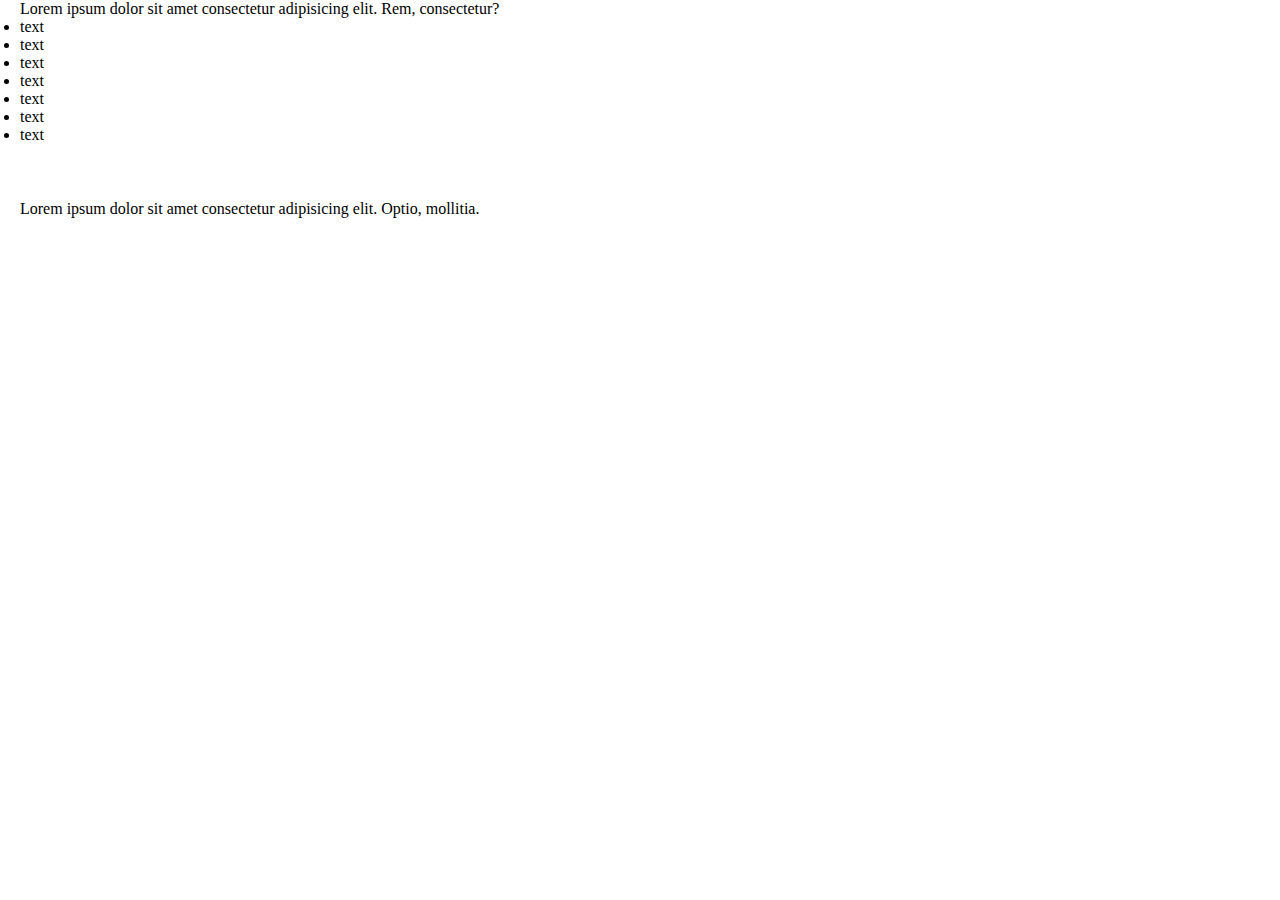
<file: 1.brunch psd/index1.html>
<!DOCTYPE html>
<html lang="en">
<head>
    <meta charset="UTF-8">
    <meta http-equiv="X-UA-Compatible" content="IE=edge">
    <meta name="viewport" content="width=device-width, initial-scale=1.0">
    <title>Document</title>
    <style>
        *{
            margin: 0;
            padding: 0;
            box-sizing: border-box;
        }
        .cantainer{
            width: 1680px;
        }
        .flex{
            display: flex;
        }
        .pos-rel{
            position: relative;
        }
        .pos-ab{
            position: absolute;
        }
        .row{
            margin: 0 20px;
        }
        .one{
            top: 200px;
        }
        .one p{

        }
    </style>
</head>
<body>
    <div class="cantainer pos-rel">
        <div class="row">
            <div class="one pos-ab">
                <p>
                Lorem ipsum dolor sit amet consectetur adipisicing elit. Optio, mollitia. </p>
            </div>
            <div class="secend">
                Lorem ipsum dolor sit amet consectetur adipisicing elit. Rem, consectetur?
            </div>
            <ul>
                <li>text</li>
                <li>text</li>
                <li>text</li>
                <li>text</li>
                <li>text</li>
                <li>text</li>
                <li>text</li>
            </ul>
            
        </div>
    </div>
    <section> 
</body>
</html>
</file>
<file: 3.burger psd/css/style.css>
* {
   margin: 0;
   padding: 0;
   box-sizing: border-box;
   text-decoration: none;
   list-style: none;
   /* overflow: hidden; */
}


.cantainer {
   width: 1345px;
   margin: 0 auto;
}

.sec1-mainbg {
   background: url(../images/sec1\ main\ bg.png) no-repeat center center/cover;
}

.dis-flex {
   display: flex;
}

.jus-cen {
   /* justify-content: space-around; */

   margin: 0px 30px;

   /* align-items: center; */
   text-align: center;

}

.pos-rel {
   position: relative;
}

.pos-abs {
   position: absolute;
}

.nevbar ul {
   display: flex;
   margin-right: 100px;
}


.nevbar ul li {
   /* padding: 44px 25px; */
   margin: 63px 26px;
   color: white;
}

.nevbar ul li a {
   color: white;
   font-size: 25px;
}

.header {
   justify-content: space-between;
   /* background-color: black; */
}

.logo img {
   /* margin-left: 40px; */
   margin: 10px 11px;
   padding: 25px 67px;
}


.coll50 {
   width: 50%;
   /* text-align: center; */
   align-items: center;
}


.sec1-text h1 {
   font-size: 91px;
   line-height: 97px;
   color: #ffffff;
}

.sec1-text {

   /* margin: 81px 60px; */
   padding: 59px 61px;

}


.sec1-text p {
   /* width: 1098px; */
   /* height: 272px; */
   font-size: 32px;
   color: #ffffff;
   margin: 39px 0px;

}


.btn button {
   font-size: 25px;
   background-color: #f64b3c;
   width: 290px;
   height: 65px;
   border-radius: 32px;
   text-transform: uppercase;
   color: #ffffff;
   text-align: center;
   border: none;
}


.sec2-bg {
   background-color: #f6eedf;
}



.sec2-shape1{
   top: 300px;
}
.sec2-shape2{
   top: 100px;
   left: 200px;
}
.sec2-shape3{
   bottom:  50px;
   left: 380px;
}
.sec2-shape4{
   bottom:  50px;
   right: 380px;
}
.sec2-shape5{
   top:  100px;
   right:  50px;
}
.sec2-shape6{
   bottom: 270px;
   right:  20px;

}


.title {
   margin: 0px auto;
   padding: 67px 0px;
   text-align: center;
   width: 50%;
   color: #f64b3c;
}

.title h1 {
   font-size: 64px;
   /* margin-top: 20px; */
   font-weight: 700;

}

.title p {

   margin: 25px 0;
   font-size: 25px;

}

.col33 {
   width: 30%;
   margin: 0 auto;
   color: #f64b3c;
   text-align: center;
   /* align-items: center; */
   /* justify-content: space-around; */
}


.box img {
   border-radius: 50%;

}

.text h3 {
   margin: 8px;
   font-size: 33px;
   text-transform: uppercase;
}

.text p {

   font-size: 25px;
}

.box {

   margin-bottom: 90px;
}

.sec3-bg {
   background-color: #f64b3c;
   /* overflow: hidden; */
}

/* .ovr-hd{
   overflow: hidden;
} */

.left-img img {
   border-radius: 50%;
   width: 440px;
   align-items: center;
}

/* 
.left-img {
   margin: 106px  161px;

} */



.ped-tl {
   /* margin: 0px 100px; */
   padding: 80px 20px;
}

.right-text {
   padding: 38px 0px;
}

.right-text p {
   /* width: 1131px; */
   /* height: 210px; */
   font-size: 30px;
   color: #ffffff;
   margin: 35px 0;
   /* padding: 0 20px; */
}

.right-text h2 {
   font-size: 75px;
   color: #ffffff;
   font-weight: 700;
}

.sec3-btn button {
   background-color: white;
   color: #f64b3c;
}

.sec4-bg {
   background-color: #f6eedf;
   color: #f64b3c;
}



.sec4-shape1{
   top: 20px;
}
.sec4-shape2{
   bottom:  20px;
   left: 100px;
}
.sec4-shape3{
   top:  20px;
   left: 500px;
}
.sec4-shape4{
   bottom:  50px;
   left:  500px;
}
.sec4-shape5{
   top:  50px;
   right:  50px;
}
.sec4-shape6{
   bottom: 20px;
   right:  20px;

}

.right-img {
   /* margin: 20px 20px ; */
   padding: 0 59px;
   /* border-radius: 50%; */
}

.left-text h2 {
   color: #f64b3c;
}

.left-text p {
   color: #f64b3c;
}



.sec5-bg {
   background-color: #f64b3c;
   /* color: #f6eedf; */

}


.broder{
   border: 7px solid white;
   border-radius: 50%;
   padding: 100px;
   /* align-items: center; */
   /* text-align: center; */
}
.box{
   /* padding-top: 100px; */
   margin: 0 auto;
   /* margin: 100px; */
}


.box span {
   font-size: 102px;
   color: #ffffff;
   font-weight: 700;
}

.box h4 {
   font-size: 33px;
   font-weight: 700;
   text-transform: uppercase;
   color: #ffffff;

}

.sec6-broder {
   /* border: 2px solid #b6b4b3; */
   background-color: white;
   border-radius: 10px;
}

.sec6-shape1{
   top: 170px;
}
.sec6-shape2{
   bottom:  20px;
   left: 10px;
}
.sec6-shape3{
   top:  70px;
   left: 250px;
}
.sec6-shape4{
   top:   20px;
   right: 200px;
}
.sec6-shape5{
   top:  180px;
   right:  10px;
}
.sec6-shape6{
   bottom: 0px;
   right:  10px;
   /* z-index: -50; */

}


.sec6-bg{
  
   background-color:  #f6eedf;
}

.text{
   /* z-index: -1; */
   padding: 30px 0px;
}


.color-white {
   color: white;
}

.box{
   color: #f64b3c;
   z-index: 10;
   
}
.text h3{
   margin: 20px;

}
.text img{
   margin: 20px;
}
.text p{
   margin: 40px 0;
}

.sec7-mainbg{
   background:url(../images/sec7-\ main-img.png) no-repeat center center/cover;
}

.bg{
   background-color:#f64c3cc7;
   z-index: 1;
}

.mar-tb{
 /* justify-content: center; */
 /* text-align: center;  */
 /* text-align: justify; */
 /* align-items: center; */
padding: 200px 0px;
   
}

.mar-tb h2{
   /* margin: 50px 0px; */
   font-size: 45px;
   font-weight: 700;
   color: white;
}
.mar-tb h2{
   margin: 70px 0px;
   font-size: 45px;
font-weight: 400;
}
.mar-tb p{
   /* width: 2746px; */
   /* height: 483px; */
   font-size: 36px;
   color: #ffffff;
   font-weight: 500;
}



.update-sec {
 padding-top: 150px;

  
}
.update-sec p{
   color: #f64b3c;
   align-items: center;
  
}

.input input{
   text-align: center; 

   align-items: center;
   /* margin: 0 auto; */
   width: 406px;
   height: 40px;
   border-top-left-radius: 20px;
   border-bottom-left-radius: 20px;
border: none;

  
   
}
.input {
  align-items: center;
  /* text-align: center; */
   margin: 70px auto;
   width: 506px; 
   
}



.sec8-bg{
   background-color:  #f6eedf;
}

.sec8-shape1{
   bottom: 200px;
   left: 20px;
   /* width: 60px; */
}
.sec8-shape2{
   top:  50px;
   left: 200px;
   /* width: 60px; */
}
.sec8-shape3{
   bottom: 20px;
   left: 200px;
   width: 130px;

}
.sec8-shape4{
   top:   40px;
   left: 550px;
}
.sec8-shape5{
   bottom: 10px;
   left:  550px;
}
.sec8-shape6{
   top: 20px;
   right:  50px;
   /* z-index: 2; */

}
.sec8-shape7{
   bottom: 180px;
   right:  180px;
   /* z-index: 2; */
   width: 90px;

}
.sec8-shape8{
   bottom: 30px;
   right:  300px;
   /* z-index: 2; */

}

.btn2 button{
   border-top-right-radius: 20px;
   border-bottom-right-radius: 20px;
   height: 40px;
   width: 150px;
   border: none;
   background-color: #f64b3c;
   color: white;

}


.sec9-text{
   padding: 59px 49px;
   /* margin: 20px 20px; */


}
.sec9-text h3{
margin: 20px 0px;
font-size: 25px;
font-weight: 700;
}
.sec9-text p{
margin: 10px 0px; 
/* padding: 10px 0; */
/* font-size: 15px; */
line-height: 20px;
/* font-weight: 400; */
}


.sec9-bg{
   background-color: #222222;
   color: white;
}
.icon{
   /* color: #f64b3c; */
   background-color: #222222;
   margin: 22px 0;

}
.icon img{   
   /* color: #f64b3c; */
   /* background-color: #222222; */
   /* margin: 0px 5px; */
   padding: 5px 5px;
   height: 40px;
  

}
/* @media (min-width:300px){
   .cantainer{
      font-size: 25px;
   }
   .nevbar ul li a{
      font-size: 30px;
   }
} */
</file>
<file: 4.danch party/css/style.css>
* {
    margin: 0%;
    padding: 0%;
    box-sizing: border-box;
    /* width: 1440px; */
    /* border: 1px solid red;   */
    /* overflow: hidden; */
}

.cantainer1-bg {
    background: url(../images/sec1main\ bg.png) no-repeat center center/cover;
    height: 900px;
}
.bg{
    
}
.nav {
    display: flex;
    /* margin: auto; */
    align-items: center;
    justify-content: center;
    font-size: 29px;
    text-transform: uppercase;
    color: #ffffff;
    font-weight: 400;
    background-color: rgb(57, 57, 58);
}

/* .left{
    display: inline-block;
    margin: 55px;
    padding: 55px;

} */

.mid ul {
    display: flex;
    margin: 14px 107px;
    padding: 0px 193px 0px;
}

.mid ul li {
    /* display: flex; */
    margin: 15px;
    list-style: none;


}

.cantainer1 {
    display: inline-block;

    width: 40%;
    height: 459px;
    margin: 315px 141px;
    /* padding: 20px 20px; */
    /* display: block; */
    /* text-align: center; */
    align-items: center;
}

.register-naw h1 {
    font-size: 125px;
    color: #ffffff;
    font-weight: 400;
    ;
}

.register-naw p {
    /* width: 1254px; */
    height: 146px;
    font-size: 30px;
    color: #ffffff;
    font-weight: 400;

}

.btn {
    font-size: 29px;
    text-transform: uppercase;
    color: #ffffff;
    font-weight: 400;
    font-family: "Oswald";
    text-align: center;
    width: 322px;
    height: 65px;
    border-radius: 4px;
    background-color: #e8631c;
}

.sec2-bgcolor {
    height: 965px;
    background-color: #e8631c;
    overflow: hidden;

}

.title h1 {
    font-size: 55px;
    text-transform: uppercase;
    color: #ffffff;
    font-weight: 700;
    /* font-family: "Oswald"; */
    /* text-align: center; */
    /* margin-top: 100px; */
    /* margin-left: 500px; */
    /* display: inline-block; */
    /* justify-content: center; */
    /* align-items: center; */


}

.title {
    text-align: center;
    display: block;
    /* align-items: center; */
    /* justify-content: center; */
    margin: 98px 233px;
    /* margin: auto; */
    /* width: 50%; */
    /* height: 90%; */
    /* margin-top: 100px; */

}

.title p {
    font-size: 25px;
    margin: 25px;
    color: white;
}

.col33 {
    width: 100%;
    text-align: center;

}

.column {
    width: 30%;
    /* display: flex; */
    display: inline-block;
    /* text-align: center; */
    /* align-items: center; */
    /* justify-content: center; */
    /* margin: 10px; */
    background-color: #e8631c;
    border-radius: 8px;

}


.column img {
    width: 90%;
    margin-bottom: -30px;

}

.box-taxt {
    height: 150px;
    margin: 25px;
    background-color: rgb(62, 65, 65);
    text-align: center;
    align-items: center;
    justify-content: center;


}

.box-taxt h2 {
    font-size: 37px;
    text-transform: uppercase;
    color: #ffffff;
    font-weight: 400;
    text-align: center;
    margin: auto;
    justify-content: center;


}

.sec3-bgcolor {
    background-color: rgb(46, 48, 48);
    overflow: hidden;
    height: 1180px;
}


#btn button {
    background-color: rgb(30, 30, 31);
    font-size: 29px;
    text-transform: uppercase;

    font-weight: 400;
    font-family: "Oswald";
    text-align: center;
    width: 322px;
    height: 65px;
    border-radius: 4px;
    /* align-items: center; */
    color: aliceblue;
    


}


.col1 img {
    padding: 88px;
  

}

.can3-column {
    width: 30%;
    display: flex;
    display: inline-block;
    text-align: center;
    /* align-items: center; */
    /* justify-content: center; */
    margin: 5px;
    background-color: #e8631c;
    border-radius: 8px;

}

.col-t  {
    margin: 39px 40px;
}
.col-t h2 {
    margin: 19px 46px;
    font-size: 37px;
    text-transform: uppercase;
    color: #ffffff;
    font-weight: 600;
    /* font-family: "Oswald"; */
    text-align: center;
}
.col-t p {
    /* margin: 10px 48px; */
height: 98px;
font-size: 22px;
color: #ffffff;
font-weight: 400;
/* font-family: "Montserrat"; */
/* text-align: center; */
}

.cantainer3-box{
    margin-top: 8%;
}

.col50{
    width: 50%;
    /* display: flex; */
    display: inline-block;
}

.col50-bg1 {
    background: url(../images/sec4\ left\ img.png) no-repeat center center/cover;
    height: 1200px;
    
}
.cantainer4{
    display: flex;
    background-color: #e8631c;
}
/* .cantainer5{
    display: flex;
    background-color: #e8631c;
} */

.col50-right{
    width: 80%;
    /* text-align: center; */
    /* align-items: center; */
    /* justify-content: center; */
    display: block;
    /* display: inline-block; */
    margin: auto;
    margin-top: 50%;

}
.col50-right h1{
    font-size: 65px;
text-transform: uppercase;
color: #ffffff;
font-weight: 700;
/* font-family: "Oswald"; */
margin: 55px 0px;
}
.col50-right P{
    /* width: 1059px; */
    height: 210px;
    font-size: 25px;
    color: #ffffff;
    font-weight: 400;
    /* font-family: "Montserrat"; */
}

/* .col50-bg2  */
    
    .col50 img{
        background: url(../images/sec5\ right\ img.png) no-repeat center center/cover;
        height: 1180px;}
        
    
        .cantainer6{
            height: 700px;
            background-color: rgb(43, 42, 42);
            overflow: hidden;
        }


        
        .statistics{
          
          display: flex;
          margin: 20px 20px;
        }
        .centainer-senter{
            /* margin: 20px 20ox; */
            /* display: inline-block; */
            width: 80%;
            /* align-items: center; */
            /* text-align: center; */
            /* justify-content: center; */
            margin: auto;
            /* display: block; */
            margin-top: 10%;
        }


        .center{
            font-size: 30px;
            color: white;
        }




    .sec7-mainbg{
        background: url(../images/sec7\ main\ bg.png) no-repeat center center/cover;
        height: 1100px;
        overflow: hidden;
    }     
    .sec7-text{
        justify-content: center;
        display: block;
        align-items: center;
        margin: auto;
        width: 50%;
        text-align: center;
        margin-top: 24%;
        
    }


    .sec7-text p{
        /* width: 2008px; */
        height: 230px;
        font-size: 50px;
        color: #ffffff;
        font-weight: 400;
        /* font-family: "Nunito"; */
        /* text-align: center; */
    }
    .sec7-text h1{
        font-size: 58px;
        text-transform: uppercase;
        color: #ffffff;
        font-weight: 700;
        /* font-family: "Oswald"; */
        /* text-align: center; */
    }

     .sec8 {
        height: 590px;
        background-color: #e8631c;
        overflow: hidden;
     }  

     .sec8-text{
        justify-content: center;
        display: block;
        align-items: center;
        margin:auto;
        width: 50%;
        text-align: center;
    /* display: inline-block; */
         
        
    }


    .sec8-text p{
        /* width: 2008px; */
        height: 230px;
        font-size: 50px;
        color: #ffffff;
        font-weight: 400;
        /* font-family: "Nunito"; */
        /* text-align: center; */
    }
    .sec8-text h1{
        font-size: 58px;
        text-transform: uppercase;
        color: #ffffff;
        font-weight: 700;
        /* font-family: "Oswald"; */
        /* text-align: center; */
    }
   
     .sec8-input {
        
     }
</file>
<file: 5.trawell psd/css/style.css>
* {
    margin: 0PX;
    padding: 0PX;
    box-sizing: border-box;
    /* border: 1px solid black; */
    /* overflow: hidden; */

}

/* genral class */

.cantainer {
    width: 1340px;
    margin: 0 auto;
    /* border: 1px solid; */
    overflow: hidden;
    z-index: 1;
}

.pos-rel {
    position: relative;
}

.row {
    display: flex;

    flex-wrap: wrap;
}


.pos-ab {
    position: absolute;

}

.main {

    padding: 0px 80px;
    /* margin: 20px px; */
    /* z-index: 2; */
    /* justify-content: space-evenly; */
}

.col50 {
    width: 50%;
}



/* sec1 */



.sec1-bg {
    background-color: #e9e7e7;
}

.navbar {
    display: flex;
    justify-content: space-between;
    align-items: center;
    padding: 80px 0;
}

.nav {
    display: flex;
}

.navbar nav ul {
    list-style: none;
    /* margin: 0px 20px; */
    display: flex;

}

.navbar nav ul li {
    padding: 0px 70px 0 0;

}

.navbar nav ul li a {
    text-decoration: none;
    display: flex;

    /* color: #424141; */
    /* padding: 0px 30px 0px 0px; */
    /* height: 16px; */
    font-size: 21px;
    /* letter-spacing: -1px; */
    font-weight: 900;
    /* text-align: left; */
}


.home a {
    color: black;
    font-weight: 800;
}

.gre a {
    color: gray;
}

.btn1 button {
    font-size: 21px;
    letter-spacing: -1px;
    color: black;
    font-weight: 700;
    text-align: center;
    width: 200px;
    border-radius: 5px;
    height: 50px;
}

.btn {
    color: #e9e7e7;
}

.sec1-img img {
    width: 100%;
    /* height: 100%; */
}

.sec1-text {
    /* padding-right: 172px; */
    width: 71%;
}

.sec1-text h1 {
    font-size: 81px;
    /* letter-spacing: 1px; */
    line-height: 71px;
    color: #232323;
    font-weight: 700;
    /* font-family: "Cardo"; */
}

.sec1-text p {
    font-size: 17px;
    letter-spacing: 0px;
    color: #232323;
    font-weight: 400;
    margin: 26px 0;
    font-family: "Lato";
    text-align: left;
}

.btn2 button {
    width: 210px;
    height: 48px;
    border-radius: 5px;
    background-color: #232323;
    font-size: 20px;
    color: white;
    font-weight: 400;


}

.ped-bo {
    margin-bottom: 100px;
}


.skech1 {
    top: 270px;
    z-index: -1;
    left: -340px;
}

.skech2 {
    bottom: -100px;
    right: -60px;
}


/* sec2 */


.part1-bg {
    background-color: #232323;
}

.part2-bg {
    background-color: #e9e7e7;
}

.title {
    width: 45%;
    margin: 0px auto;
    text-align: center;
    padding: 50px 0;
}

.title h1 {
    font-size: 65px;
    line-height: 55px;
    color: #e9e7e7;
    font-weight: 700;
    text-align: center;
}

.title p {
    /* width: 90%; */
    padding: 25px 24px;
    /* margin: 0 auto; */
    color: #e9e7e7;

}

.btn3 button {
    width: 210px;
    height: 48px;
    border-radius: 5px;
    background-color: #232323;
    font-size: 20px;
    color: white;
    border: 2px solid white;
    font-weight: 400;

}

.sec2-skech-left {
    top: 40px;
    left: -90px;

}

.sec2-skech-right {
    right: -80px;
    bottom: 50px;
}


/* sec3 */

.col30 {
    width: 33%;
    margin: 0 auto;
    align-items: center;
    text-align: center;
}


.sec3-box {
    padding: 150px 20px;
    justify-content: space-between;
    /* margin:0px 0; */
    /* text-align: center; */
    /* align-items: center; */
    text-align: justify;



}

.sec3-img img {
    width: 100%;



}


.sec3-text h2 {
    font-size: 36px;
    letter-spacing: -1px;
    line-height: 36px;
    color: #232323;
    font-weight: 700;
    text-align: left;
    padding: 26px 0px 26px 0px;
    /* font-family: "Cardo"; */

}

.sec3-text p {

    font-size: 17px;
    /* letter-spacing: 0px; */
    color: #232323;
    font-weight: 400;
    /* font-family: "Lato"; */
    /* text-align: left; */

}

.sec3-left-skech {
    top: 20px;
    left: -92px;
}

.sec3-right-skech {
    bottom: -50px;
    right: -34px;
}



/* sec4 */


.sec4-bg {
    background-color: #e9e7e7;
}

.sec4-title {
    width: 60%;
    margin: 0 auto;
    text-align: center;
    padding: 160px 0;
}


.sec4-title h2 {
    font-size: 98px;
    letter-spacing: -2px;
    line-height: 98px;
    color: #232323;
    font-weight: 700;
    /* font-family: "Cardo"; */
    text-align: center;
    padding: 40px 40px;
}


.sec4-title i {
    text-decoration: underline;

}


.sec4-title p {
    padding: 5px 5px;
    font-size: 25px;
    letter-spacing: -1px;
    color: #232323;
    font-weight: 900;
    /* font-family: "Lato"; */
    /* text-align: center; */
}

.sec4-left {
    bottom: 60px;
    left: 90px;
}

.sec4-right {
    top: 20px;
    right: -300px;
}


/* sec5 */

.sec5-bg {
    background-color: #e9e7e7;
}



.col1 {
    padding: 60px 15px 60px 0;
}

.col2 {
    margin: 60px 0 60px 15px;
}

.sec5-text {
    margin: 70px 0;
}

.sec5-text h3 {
    font-size: 36px;
    letter-spacing: -1px;
    line-height: 50px;
    text-decoration: underline;
    color: #232323;
    font-weight: 700;
    /* font-family: "Cardo"; */
    padding: 0 10px 0 0;


}

.sec5-text p {


    font-size: 17px;
    letter-spacing: 0px;
    color: #232323;
    font-weight: 400;
    /* font-family: "Lato"; */
    /* text-align: left; */
    text-align: justify;
}

.sec5-skech1 {

    top: 350px;
    left: 48px;
}

.sec5-skech2 {
    bottom: 100px;
    right: 80px;
}




/* sec6 */


.sec6-bg {
    background-color: #232323;
}

.col40 {
    width: 48%;
}

.col60 {
    width: 60%;
}

.sec6-img img {
    width: 100%;
}

.ped-tb {
    padding: 150px 0px;
}

.sec6-text {
    width: 75%;
    margin: 0 auto;
    /* padding: 0 80px; */
    text-align: justify;
}


.sec6-text h2 {
    font-size: 55px;
    letter-spacing: -1px;
    line-height: 55px;
    color: #e9e7e7;
    font-weight: 700;
    /* font-family: "Cardo"; */
    text-align: left;
    padding-bottom: 50px;
}

.sec6-text p {
    width: 1208px;
    height: 247px;
    font-size: 17px;
    letter-spacing: 0px;
    color: #e9e7e7;
    font-weight: 400;
    /* font-family: "Lato"; */
    /* text-align: left; */
    display: inline;
}

.sec6-text h3 {
    font-size: 25px;
    letter-spacing: -1px;
    color: #e9e7e7;
    font-weight: 900;
    /* font-family: "Lato"; */
    padding-top: 50px;
    padding-bottom: 20px;

}

.sec6-skech1 {
    bottom: -35px;
    left: -177px;
}

/* sec7 */

.sec7-bg {
    background-color: #e9e7e7;
}

.col65 {
    width: 65%;
}

.col33 {
    width: 35%;



}

.sec7-img img {
    width: 100%;
}

.sec7-title h2 {
    font-size: 81px;
    /* letter-spacing: -2px; */
    line-height: 81px;
    color: #232323;
    font-weight: 700;
    font-family: "Cardo";
    /* width: 93%; */
}

.sec7-text p {

    font-size: 17px;
    letter-spacing: 0px;
    color: #232323;
    font-weight: 400;
    font-family: "Lato";
    /* text-align: left;; */

}

.sec7-text {
    width: 90%;
    padding-top: 136px;

}


.one {
    justify-content: space-between;
    border-top: 3px solid black;
    width: 100%;

    /* text-align: center; */
    align-items: center;
    padding: 17px 25px;

}

.bo-botom {
    border-bottom: 3px solid #000;
}


/* sec8 */


.sec8-bg {
    background-color: #e9e7e7;
}

.sec8-title {
    width: 60%;
    margin: 0 auto;
    text-align: center;
}

.sec8-mar-tb {
    padding: 80px 0;
}

.sec8-title h2 {
    font-size: 81px;
    letter-spacing: -2px;
    line-height: 81px;
    color: #232323;
    font-weight: 700;
    /* font-family: "Cardo"; */
    text-align: center;
    align-items: center;
    margin: 35px 0px;


}

.sec8-box {
    border: 3px solid black;
    border-radius: 10px;
    padding: 40px 0px;
    /* width: 90%; */
    text-align: center;
}

.sec8-box img {
    padding: 20px 20px;

}

.sec8-box p {
    width: 90%;
    margin: 0 auto;

}

.sec8-box h4 {
    font-size: 25px;
    letter-spacing: -1px;
    color: #232323;
    font-weight: 900;
    /* font-family: "Lato"; */
    /* text-align: center; */
    padding: 20px 20px;
}

.col34 {
    width: 32%;
    /* justify-content: space-between; */
    margin: 0px auto;
}


.sec8-left-skech {
    bottom: 0px;
    right: -220px;
}

.sec8-right-skech {
    top: 80px;
    left: -60px;
}

.sec8-left-arrow {
    top: 470px;
    left: 45px;
}

.sec8-right-arrow {
    top: 470px;
    right: 45px;
}

.sec8-person1 {
    top: 410px;
    left: 225px;
}

.sec8-person2 {
    top: 410px;
    left: 618px;
}

.sec8-person3 {
    top: 410px;
    right: 225px;
}


/* sec9 */

.sec9-bg {
    background-color: #e9e7e7;
}

.sec9-input input,textarea {
    /* padding: 20px 20px; */
    width: 410px;
    padding: 10px;
    margin: 13px 0;
    border-radius: 8px;
    border: 2px solid black;
    font-size: 20px;
}
.sec9-input  {
 
    margin: 48px 0;
    
}



.col40{
width: 43%;
}
.col60{
    width: 57%;
}



.sec9-text h3 {
    font-size: 81px;
    letter-spacing: -2px;
    line-height: 81px;
    color: #232323;
    font-weight: 700;
    /* font-family: "Cardo"; */

}
.btn4 button {
    font-size: 21px;
    letter-spacing: -1px;
    color: white;
    /* font-weight: 700; */
    text-align: center;
    width: 410px;
    border-radius: 5px;
    height: 50px;
    background-color: #232323;
}

/* sec10 */

.sec10-bg{
    background-color: #c4c4c4;
}




.col70{
    width: 70%;
    /* display: flex; */
}
.col30{
    width: 30%;
}
.col25{
    width: 25%;
}

.row h4{
    font-size: 25px;
letter-spacing: -1px;
line-height: 50px;
color: #232323;
font-weight: 900;
/* font-family: "Lato"; */
}


.text1 h4{
    font-size: 63px;
letter-spacing: -2px;
line-height: 63px;
color: #232323;
font-weight: 700;
font-family: "Cardo";
text-align: left;
}

.text2 ul{
    padding: 17px 0;
}
.text2 ul li{
    /* padding: 20px 0; */
    line-height: 40px;
    list-style: none;
}
.sec10-ped-tb{
    padding: 80px 0;
}
.copyright h4{
    width:30%;
    align-items: center;
    margin: 0px auto;
    color: #232323;
    padding-bottom: 80px;
    

}
.sec10-left-skech{
    bottom: 30px;
    left: -440px;
}
</file>
<file: 6.yoga psd/css/style.css>
* {
    margin: 0;
    padding: 0;
    box-sizing: border-box;
/* border: 1px solid black; */

}


.dis-flex {
    display: flex;
}

.pos-ab {
    position: absolute;
}

.pos-re {
    position: relative;
}

.mar-a {
    margin: 0 auto;
}

.coll50 {
    width: 50%;
}

.cantainer {
    overflow: hidden;
    margin: 0 auto;
    /* margin-left: 40px; */
    /* margin-right: 40px; */
}

/* sec1      */

.sec1-bg {
    background-color: #ffffff;
}

.navbar {
    display: flex;
    justify-content: space-between;
    align-items: center;
    /* margin-left: 50px; */
    /* margin-right: 50px; */
    
}


.navbar ul li:hover {
    transform: scale(1.2);
    box-shadow: 2px 2px 5px gray, -2px -2px 5px gray;
    
}

.navbar ul li {
    transition: transform 1s;
    list-style: none;
    margin: 35px;
    /* padding: 20px; */
    display: inline-block;
    
}



.logo img {
    width: 80px;
    margin: 20px;
}

.navbar ul li a {
    font-size: 21px;
    /* letter-spacing: 0px; */
    /* line-height: 115px; */
    color: #484f5b;
    text-decoration: none;
    font-weight: 400;
    /* font-family: "Open Sans"; */
    /* text-align: right; */
}
.navbar ul li a:hover {
  
    transition: all 1s;
    outline: 0px solid;
    /* color: #e9e7e7; */
    /* background-color: rgb(192, 139, 139); */
    border-radius: 5px;
    /* border: 1px solid red; */
    
    /* text-decoration: underline black ; */

   
}

.sec1-text h2 {
    font-size: 75px;
    letter-spacing: 1px;
    color: #484f5b;
    font-weight: 700;
    font-family: "Open Sans";

}

.sec1-text p {
    /* width: 561px; */
    /* height: 102px; */
    font-size: 21px;
    letter-spacing: 0px;
    line-height: 33px;
    color: #484f5b;
    font-weight: 400;
    font-family: "Open Sans";
    padding: 50px 0;

}

.sec1-text {
    padding: 40px;
    /* margin: 0 auto; */
}

.sec1-img {
    padding: 40px;
    /* margin: 0 auto; */
}

.btn1 button {
    height: 40px;
    width: 180px;
    background-color: rgb(214, 164, 164);
    font-size: 21px;
    border: none;
    color: #484f5b;
    text-transform: uppercase;
    border-radius: 5px;

}
.btn1 button:hover {
    
    /* background-color: rgb(214, 164, 164); */
    font-size: 22px;
    /* border: none; */
    /* color: #484f5b; */
    /* text-transform: uppercase; */
    cursor: pointer;
    border-radius: 8px;


}

.btn1 {
    padding: 0 40px;
}

.left-top1{
    left: -10px;
    top: 120px;
}
.right-top2{
    right: -10px;
    top: 120px;
}
.right-top1{
    right: 5px;
    top: 150px;

}

.right-top3{
    right: 60px;
    top: 120px;
}

.midal1-top1{
    top: 300px;
    left: 150px;
}
.midal2-top2{
    bottom: 150px;
    left: 190px;
}
.bottom-right1{
    bottom: -10px;
    right: -10px;
}
.bottom-right2{
    bottom: 0px;
    right: 0px;
}
.bottom-right3{
    bottom: 20px;
    right: -5px;
}



/* sec 2 */

.sec2main-img {
    background: url(../images/sec2-main-img.png)no-repeat center center/cover;
    width: 100%;
    height: 100%;
}

.mar-tb {
    padding-top: 120px;
    padding-bottom: 120px;
    /* margin: 80px; */

}



/* sec3 */


.col30 {
    width: 30%;
    margin: 100px auto;
}

.box {
    align-items: center;
    text-align: center;
    /* justify-content: center; */
    /* padding: 100px; */
}

.sec3-icon img {
    padding: 50px;
}

.sec3-text h3 {
    padding: 5px;

}

.brush3-right{
    top: 120px;
    right: 120px;
    z-index: -1;
}
.brush2-midal{
    top: 140px;
    right: 570px;
    z-index: -1;
    
}
.brush1-left{
    top: 120px;
    left: 120px;
    z-index: -1;

}


/* sec4 */




.sec4-text h2 {
    font-size: 75px;
    letter-spacing: 1px;
    color: #484f5b;
    font-weight: 700;
    font-family: "Open Sans";

}

.sec4-text p {
    /* width: 561px; */
    /* height: 102px; */
    font-size: 21px;
    letter-spacing: 0px;
    line-height: 33px;
    color: #484f5b;
    font-weight: 400;
    font-family: "Open Sans";
    padding: 15px 0;

}

.sec4-text {
    padding: 25px 40px;
    /* margin: 0 auto; */
}

.sec4-top-left1{
    top: 0px;
    left: 0px;
    
}
.sec4-top-left2{
    top: 0px;
    left: 0px;

}
.sec4-bottom-left1{
bottom: 0px;
left: 0px;

}
.sec4-bottom-left2{
    bottom: 0px;
    left: 0px;

}
.sec4-top-brush1{
    top: 85px;
    left: 600px;
    z-index: -1;
}
.sec4-top-floral1{
    top: 50px;
    left: 600px;
    z-index: -1;
}
.sec4-bottom-floral1{
    bottom: 90px;
    left: 640px;
    /* z-index: -1; */
}
.sec4-top-right1{
    top: 70px;
    right: 0px;
    z-index: -1;
}
.sec4-bottom-right1{
    bottom: 70px;
    right: 0px;
    /* z-index: -1; */
}



/* sec5 */




.sec5-mainbg {
    background-color: #e9e7e5;
}


.sec5-text h2 {
    font-size: 75px;
    letter-spacing: 1px;
    color: #484f5b;
    font-weight: 700;
    font-family: "Open Sans";

}

.sec5-text p {
    /* width: 561px; */
    /* height: 102px; */
    font-size: 21px;
    letter-spacing: 0px;
    line-height: 33px;
    color: #484f5b;
    font-weight: 400;
    font-family: "Open Sans";
    padding: 20px 0;

}

.sec5-text {
    padding: 90px 50px;
    /* margin: 0 auto; */
}

.btn5 button {
    height: 40px;
    width: 180px;
    background-color: rgb(214, 164, 164);
    font-size: 21px;
    border: none;
    color: #484f5b;
    text-transform: uppercase;

}
.btn5 button:hover {
    
    /* background-color: rgb(214, 164, 164); */
    font-size: 22px;
    /* border: none; */
    /* color: #484f5b; */
    /* text-transform: uppercase; */
    cursor: pointer;

}
.sec5-midal-top1{
    top: 75px;
    right: 380px;
    /* z-index: -1; */
}

/* sec6 */



.title {
    margin: 0 auto;
    width: 50%;
    /* align-items: center; */
    text-align: center;
}

.title h2 {
    font-size: 58px;
    letter-spacing: 1px;
    color: #484f5b;
    font-weight: 700;
    font-family: "Open Sans";
    text-align: center;
    padding: 40px 0px;
}

.sec6-text h3 {
    font-size: 33px;
    letter-spacing: 0px;
    line-height: 33px;
    color: #484f5b;
    font-weight: 700;
    font-family: "Open Sans";
    text-align: center;
    padding: 20px 0px;

}

.sec6-text p {

    /* font-size: 17px; */

    color: #555555;
    font-weight: 400;
    font-family: "Open Sans";
    /* text-align: center; */

}

.sec6-img img {
    width: 100%;
}
.box {
    transition: transform 1s;
}
.box:hover {
    transform: scale(1.1);
    box-shadow: 2px 2px 5px gray, -2px -2px 5px gray;
}

.sec6-img {
    box-shadow: 5px 9px 14px rgb(51 51 54);


}

.sec6-top-left1{
    top: 140px;
    left: 0px;
    z-index: -1;

}
.sec6-top-left2{
    top: 50px;
    z-index: -1;
    left: 0px;
}
.sec6-bottom-left1{
    bottom: 0px;
    z-index: -1;
    left: 0px;
}
.sec6-bottom-left2{
    bottom: 0px;
    z-index: -1;
    left: 0px;


}
.sec6-midal1{
    top: 600px;
    left: 400px;
    z-index: -1;
}

.sec6-top-right1{
    top: 0px;
    right: 0px;
 
}
.sec6-top-right2{
 top: 0px;
 right: 0px;
}
.sec6-top-right3{
 top: 100px;
 right: 0px;
}

.sec6-bottom-right1{
    bottom: 50px ;
    right: 0px;
    /* z-index: -1; */
}
.sec6-bottom-right2{
    bottom: 50px ;
    right: 0px;
    /* z-index: -1; */
}


/* sec7 */

.sec7-mainbg {
    background-color: rgb(211, 190, 190);
}

.sec7-icon img {
    padding: 12px;
    border-radius: 20px;
   
}
.sec7-icon img:hover {
    /* height: 65px; */
    border-radius: 50%;
    outline: 0px solid;

}


.sec7-midal1{
    top: 300px;
    left: 310px;
}

/* sec8 */


.input {
    /* display: block; */
    padding: 20px;
    /* margin: 0 auto; */
    /* width: 50%;   */

}

.input input {
    background-color: #faefef;
    width: 600px;
    margin: 20px;
    height: 30px;
    border: 2px solid #f7e4e4;
    padding: 20px;
    font-size: 15px;
}

textarea {
    margin: 20px;
    padding: 20px;
    background-color: #faefef;
    border: 2px solid #f7e4e4;
    font-size: 15px;


}

.btn7 button {
    height: 40px;
    width: 220px;
    background-color: rgb(218, 184, 184);
    font-size: 21px;
    border: none;
    color: #484f5b;
    text-transform: uppercase;

}

.sec7-mar-tb {
    margin-top: 50px;
    margin-bottom: 50px;
}
.sec7-top-left1{
    top: 140px;
    left: 150px;
    z-index: -1;

}
.sec7-top-left2{
    top: 50px;
    z-index: -1;
    left: 150px;
}
.sec6-bottom-left1{
    bottom: 0px;
    z-index: -1;
    left: 0px;
}
.sec6-bottom-left2{
    bottom: 0px;
    z-index: -1;
    left: 0px;


}
.sec6-midal1{
    top: 600px;
    left: 400px;
    z-index: -1;
}

.sec6-top-right1{
    top: 0px;
    right: 0px;
 
}
.sec6-top-right2{
 top: 0px;
 right: 0px;
}
.sec6-top-right3{
 top: 100px;
 right: 0px;
}

.sec7-bottom-right1{
    bottom: 50px ;
    right: 150px;
    z-index: -1;
}
.sec7-bottom-right2{
    bottom: 50px ;
    right: 150px;
    z-index: -1;
}

/* sec8 */

.sec8-mainbg{
    background-color: #484f5b;
    color: white;
}

.jas-sb {
    justify-content: space-around;
    margin: 20px;
}


.col31 {
    margin: 0 auto;
    width: 27%;
}

.col40 {
    width: 40%;
    margin: 0 auto;
}

.col31 p{
    padding: 25px 0px;
}
.col40  p{
    line-height: 20px;
}

.col40 h5{
    font-size: 20px;
}
.col31 h4{
    font-size: 20px;
}

.sec8-icon img{
   padding-bottom: 8px;
   padding-top: 8px;
   padding-right: 8px;
  
}
.copyright {
   padding-top: 10px;
   padding-bottom: 10px;
}
</file>
<file: 7.wave psd/css/style.css>
*{
    margin: 0px;
    padding: 0px;
    box-sizing: border-box;
}


.container{
    width: 1345px;
    /* margin: 0 auto; */

}
.row{
  display: flex;

}
.col50{
  width: 50%;
}

.sec1-bg{
    /* background: url(../images/sec1-bg.png)no-repeat; */
    z-index: 1;
    background-color: #7287ae;
height: 650px;
/* overflow: hidden; */

}

.logo{
    justify-content: space-around;
    display: flex;
    align-items: center;
    padding: 50px;
}

.menu ul{
    display: flex;
    
}
.menu ul li{
    list-style: none;
    
}
.menu ul li a{
    text-decoration: none;
    padding: 20px;
    font-size: 25px;
color: #ffffff;
font-weight: 500;
font-family: "Ubuntu";
text-align: center;
}


.head{
    width:60%;
    margin: 30px auto;
    padding: 70px;
    text-align: center;
    
    
}
.head h2{
    font-size: 103px;
line-height: 103px;
color: #ffffff;
font-weight: 700;
font-family: "Ubuntu";
text-align: center;
}
.head p{
    font-size: 33px;
    color: #ffffff;
    font-weight: 400;
    font-family: "Lato";
    text-align: center;
    padding: 25px;
}
.svg{
    top:460px;
    color: #7287ae;
    z-index: -1;
  }
  .svg path{
    fill: #7287ae;
  }

  .pos-rel{
    position: relative;
  }
  .pos-ab{
    position: absolute;
  }

  .sec1-shape1{
    bottom: -210px;
    left: 180px;
  }
  .sec1-shape2{
    bottom: 100px;
    right: 20px;
  }


  /* .sec2 */

  .sec2-bg{
    background-color: #dfe9c1;
  }
  .title h3{
    font-size: 48px;
text-transform: uppercase;
color: #7287ae;
font-weight: 700;
font-family: "Ubuntu";
padding: 90px 0;
  }
  .title{
      width: 30%;
    margin: 0 auto;
  }

  .col30{
    width: 30%;
    margin: 0 auto;
    /* padding: 100px 0px; */
    /* align-items: center; */
    text-align: center;
    

  }
  .row{
    display: flex;
    flex-wrap: wrap; }
  .pad-tb{
    padding: 150px 0px 0px 0px ;
  }
  
  .sec2-text{
    background-color: white;
    width: 85%;
    margin: 0 auto;
    text-align: start;
  }
  .sec2-text h4 {
    padding: 8px 0px 0px 11px;
    font-size: 25px;
  }
  .sec2-text p {
    padding: 11px 11px;
  }
  .sec2-text span {
    padding: 15px 11px;
  }
 
  .btn1{
  width: max-content;    
    /* justify-content: center; */
    margin: 0 auto;
    padding: 90px 0;
  }
  .btn1 button{
    width: 300px;
    height: 70px;
    font-size: 23px;
    letter-spacing: 5px;
    border: 2px solid #7287ae;
    border-radius: 38px;
    color: white;
    background-color: #7287ae;

  }
  .sec2-rightskech{
    right: 20px;
    bottom: 30px;
  }

  /* SEC 3 */

.sec3-leftimg img{
  width: 100%;
}
.sec3-righttext {
    padding: 140px 60px;

}
.sec3-righttext h3{
  font-size: 58px;
color: #333333;
font-weight: 700;
font-family: "Ubuntu";

}
.sec3-righttext p{
  font-size: 29px;
  color: #333333;
  font-weight: 400;
  padding: 20px 0px;

}
.btn2{
  padding: 20px 0px;
  }
  .btn2 button{
    width: 300px;
    height: 70px;
    font-size: 23px;
    letter-spacing: 5px;
    border: 2px solid #7287ae;
    border-radius: 38px;
    color: white;
    background-color: #7287ae;

  }
  .sec3-left-skech{
    bottom: -50px;
    left: 300px;
  }
  /* sec5 */
.sec5-bg{
  background-color: #7287ae;
}

.sec5-title{
  margin: 0 auto;
  width: 30%;
  padding: 50px 0px;
}

  .sec5-title h3{
    /* margin: 0 auto;
    width: 10%; */
    font-size: 48px;
text-transform: uppercase;
color: #fcf5f5;
font-weight: 700;
font-family: "Ubuntu";

  }

.sec5-box-pad{
  padding: 0px 100px;
  
}

  .sec5-box span{
    font-size: 46px;
line-height: 30px;
color: #f7f6f6;
font-weight: 700;
font-family: "Ubuntu";
text-align: center;

  }
  .sec5-box h4{
    font-size: 46px;
    margin: 50px 0 ;
line-height: 30px;
color: #ffffff;
font-weight: 700;
font-family: "Ubuntu";
text-align: center;
  }
  .sec5-box p{
    /* width: 387px; */
    /* height: 127px; */
    font-size: 19px;
    line-height: 23px;
    color: #ffffff;
    font-weight: 400;
    font-family: "Lato";
    text-align: center;

  }

  .sec5-box{
    padding: 40px 40px 60px 40px;
  } 

  /* .sec5-round1{
    top: 160px;
    left: 170px;
    z-index:2222;
  }
  .sec5-round2{
    top: 350px;
    right: 150px;
  }
  .sec5-round3{
    top: 350px;
    right: 150px;
  } */
  .sec5-right-skech{
    top: -50px;
    right: 50px;
  }
/* .sec6 */

  .sec6-mainbg{
    background:url(../images/sec5-mian-bg.png)no-repeat center center/cover ;
  }
  .sec6-title{
    margin: 0 auto;
    width: 50%;
    text-align: center;
    padding: 150px 0;
  }

.sec6-title h3{
  font-size: 81px;
color: #7287ae;
font-weight: 700;
font-family: "Ubuntu";

}
.sec6-title p{

  padding: 50px 0;
  font-size: 29px;
  color: #7287ae;
  font-weight: 400;
  font-family: "Lato";
  
}

/* sec7 */

.sec7-bg{
 background-color: #dfe9c1;;
}
.sec7-text{
  margin: 0 auto;
  width: 50%;
  text-align: center;
  padding: 100px 0;
}
.sec7-text p{

  font-size: 37px;
  line-height: 42px;
  color: #7287ae;
  font-weight: 400;
  font-family: "Lato";
  /* text-align: center; */
  padding: 30px 0px;
}
.sec7-text h4{
  font-size: 42px;
  line-height: 42px;
  color: #7287ae;
  font-weight: 700;
  font-family: "Ubuntu";
  text-align: center;
}
.sec7-icon {
  margin: 60px 0;
}
.sec7-icon img {
  padding: 0px 20px;
}


/* sec8 */


.sec8-bg{
  background: url(../images/sec8-bg.png)no-repeat center center/cover;
  
}

.flex{
  display: flex;
}

.sec8-tb{
  padding: 35px ;
}
.sec8-right-text h5{
padding: 20px 0;
font-size: 25px;
line-height: 33px;
text-transform: uppercase;
color: #ffffff;
font-weight: 700;
font-family: "Ubuntu";

}
.sec8-right-text p{
  font-size: 20px;
  /* text-transform: uppercase; */
  color: #ffffff;
  font-weight: 700;
  font-family: "Ubuntu";
}
.sec8-text h5{
padding: 20px 0;
font-size: 25px;
line-height: 33px;
text-transform: uppercase;
color: #ffffff;
font-weight: 700;
font-family: "Ubuntu";

}
.sec8-text p{
padding: 20px 0;
font-size: 20px;
/* line-height: 29px; */
color: #ffffff;
font-weight: 400;
font-family: "Lato";

}
.sec8-text{
padding: 0px 70px;


}
</file>
